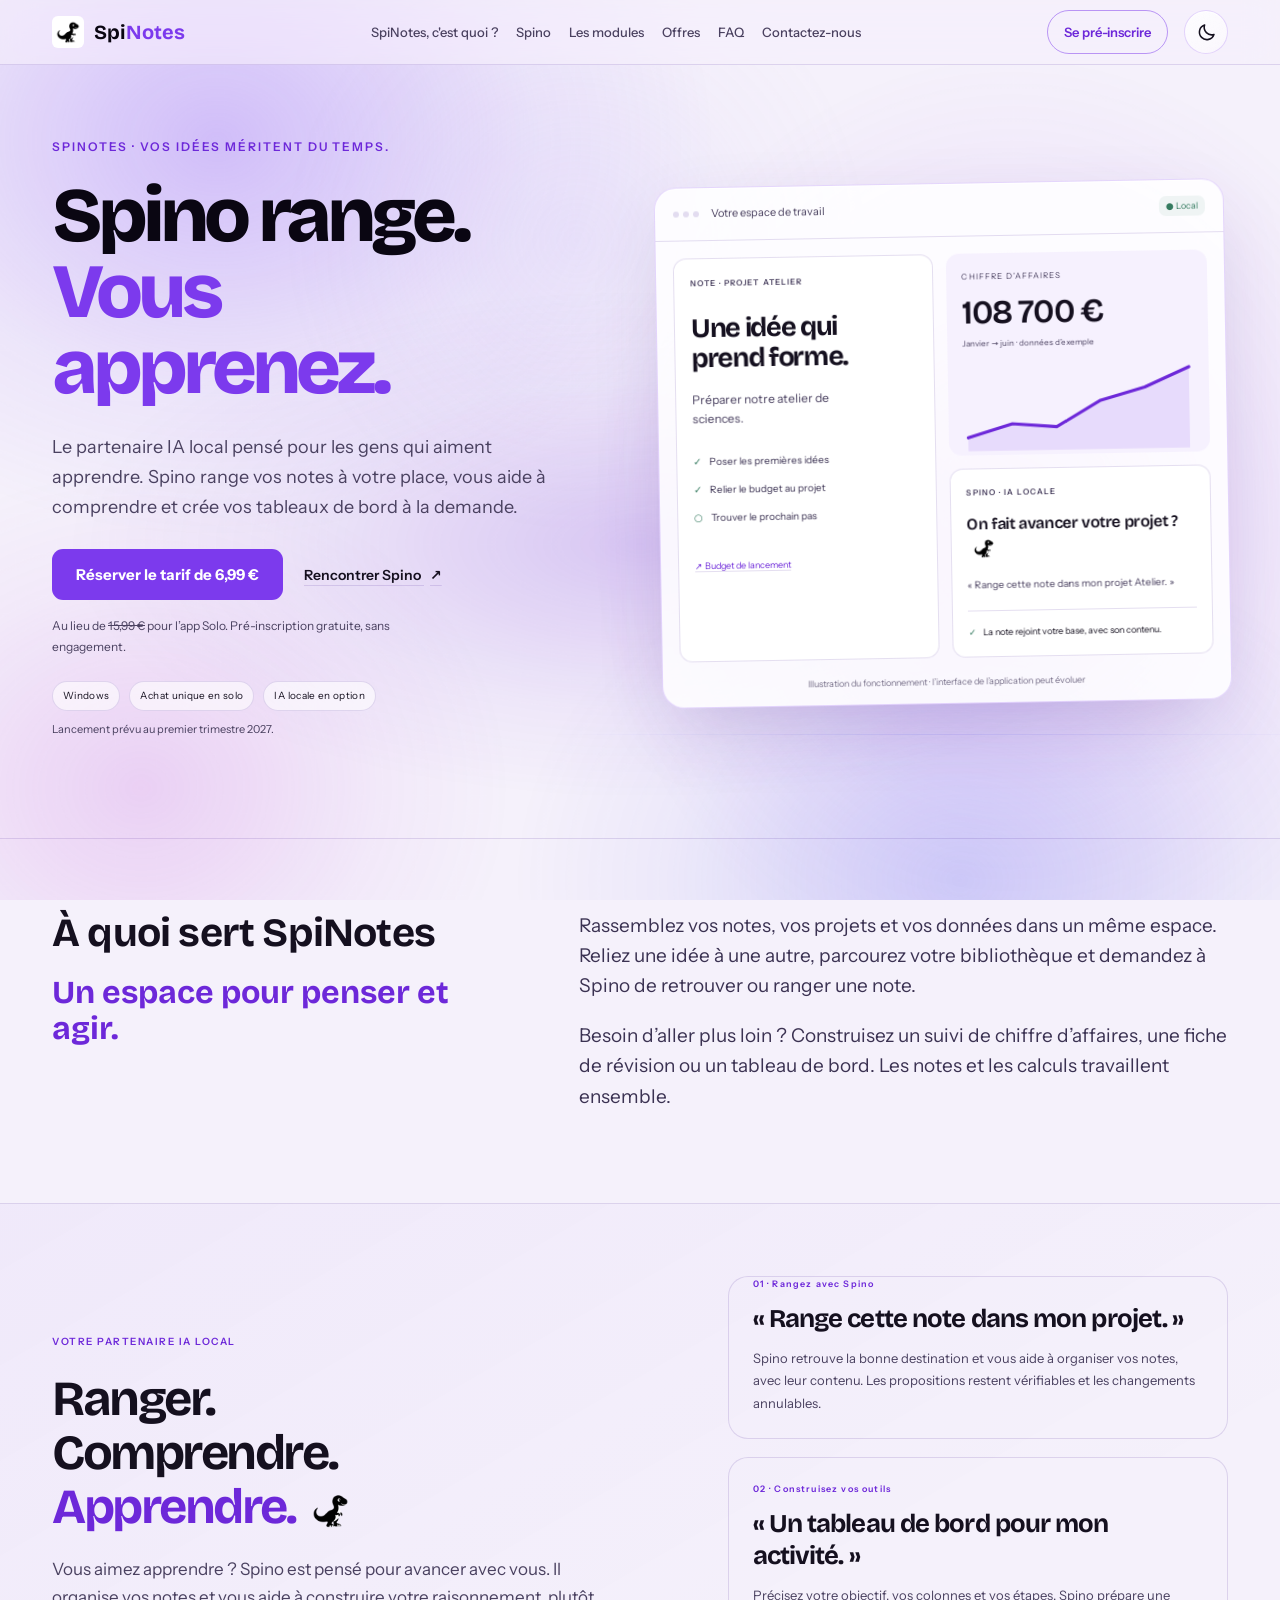
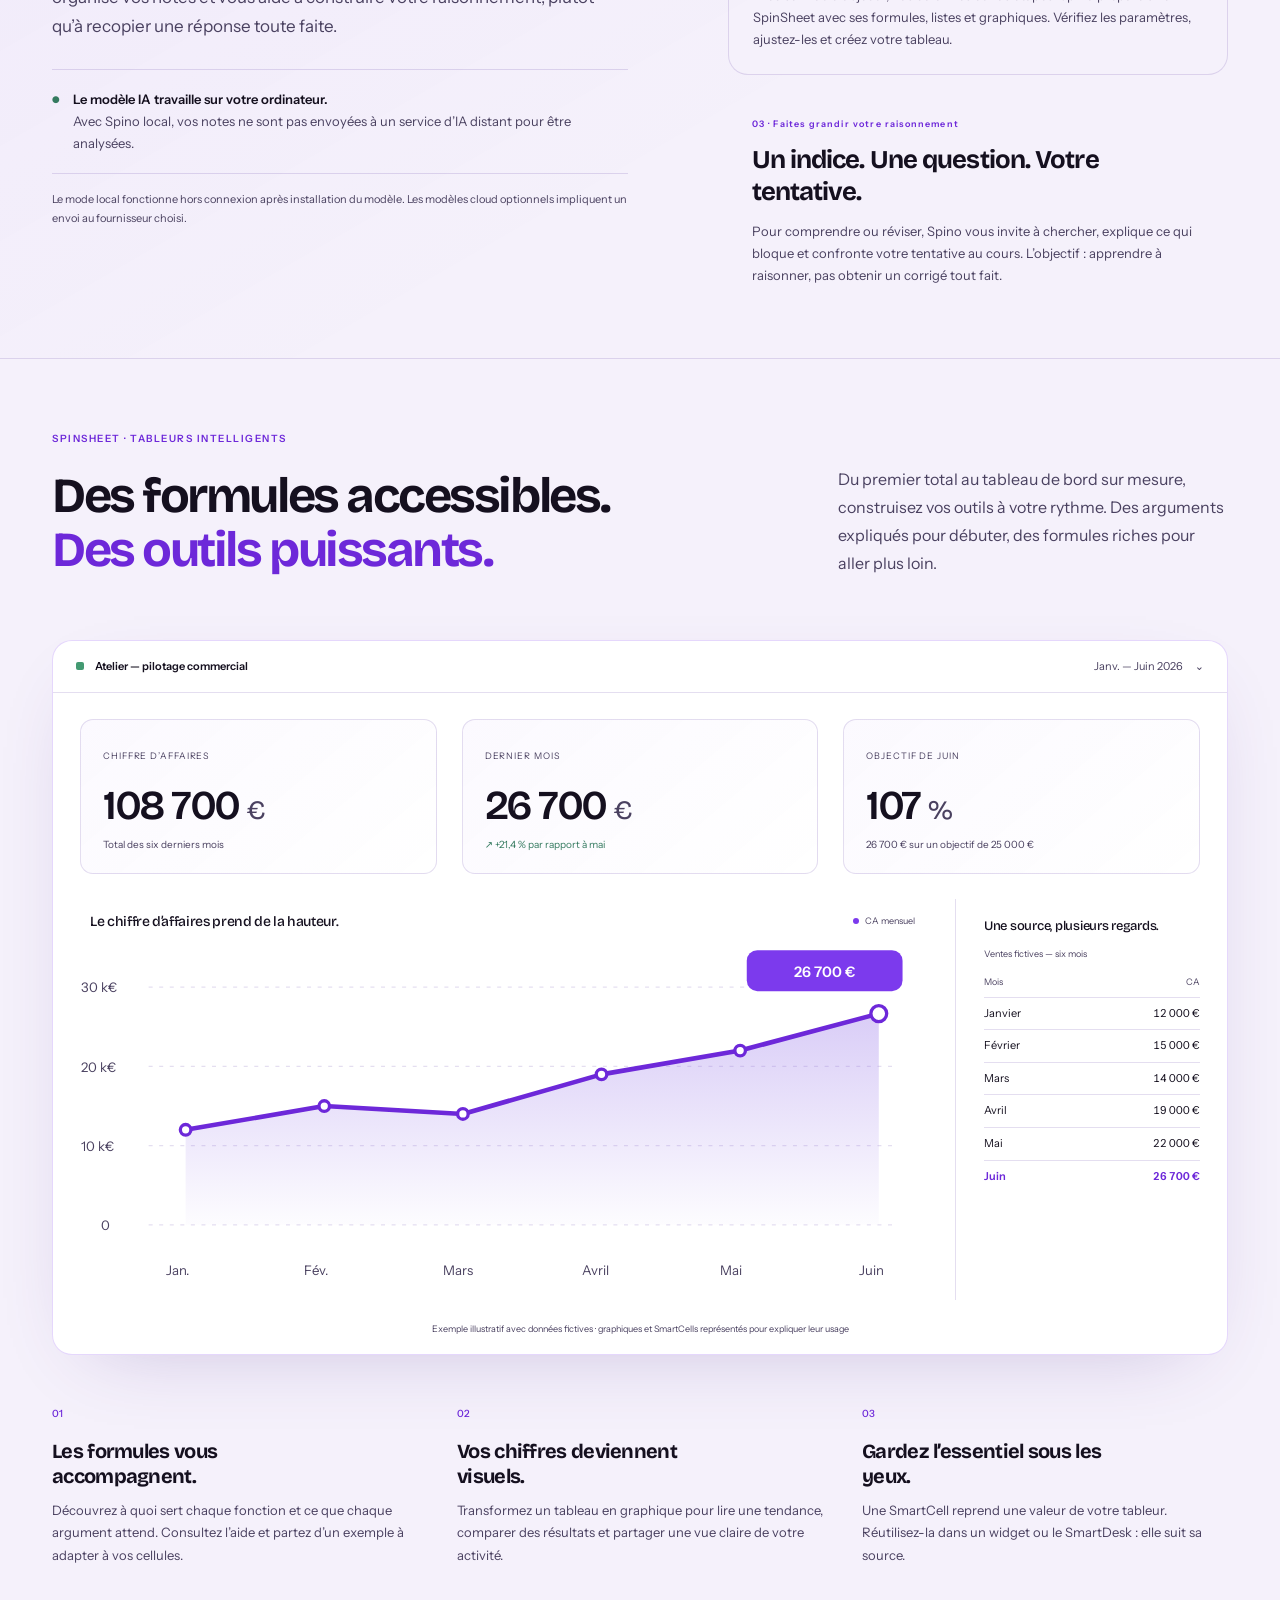
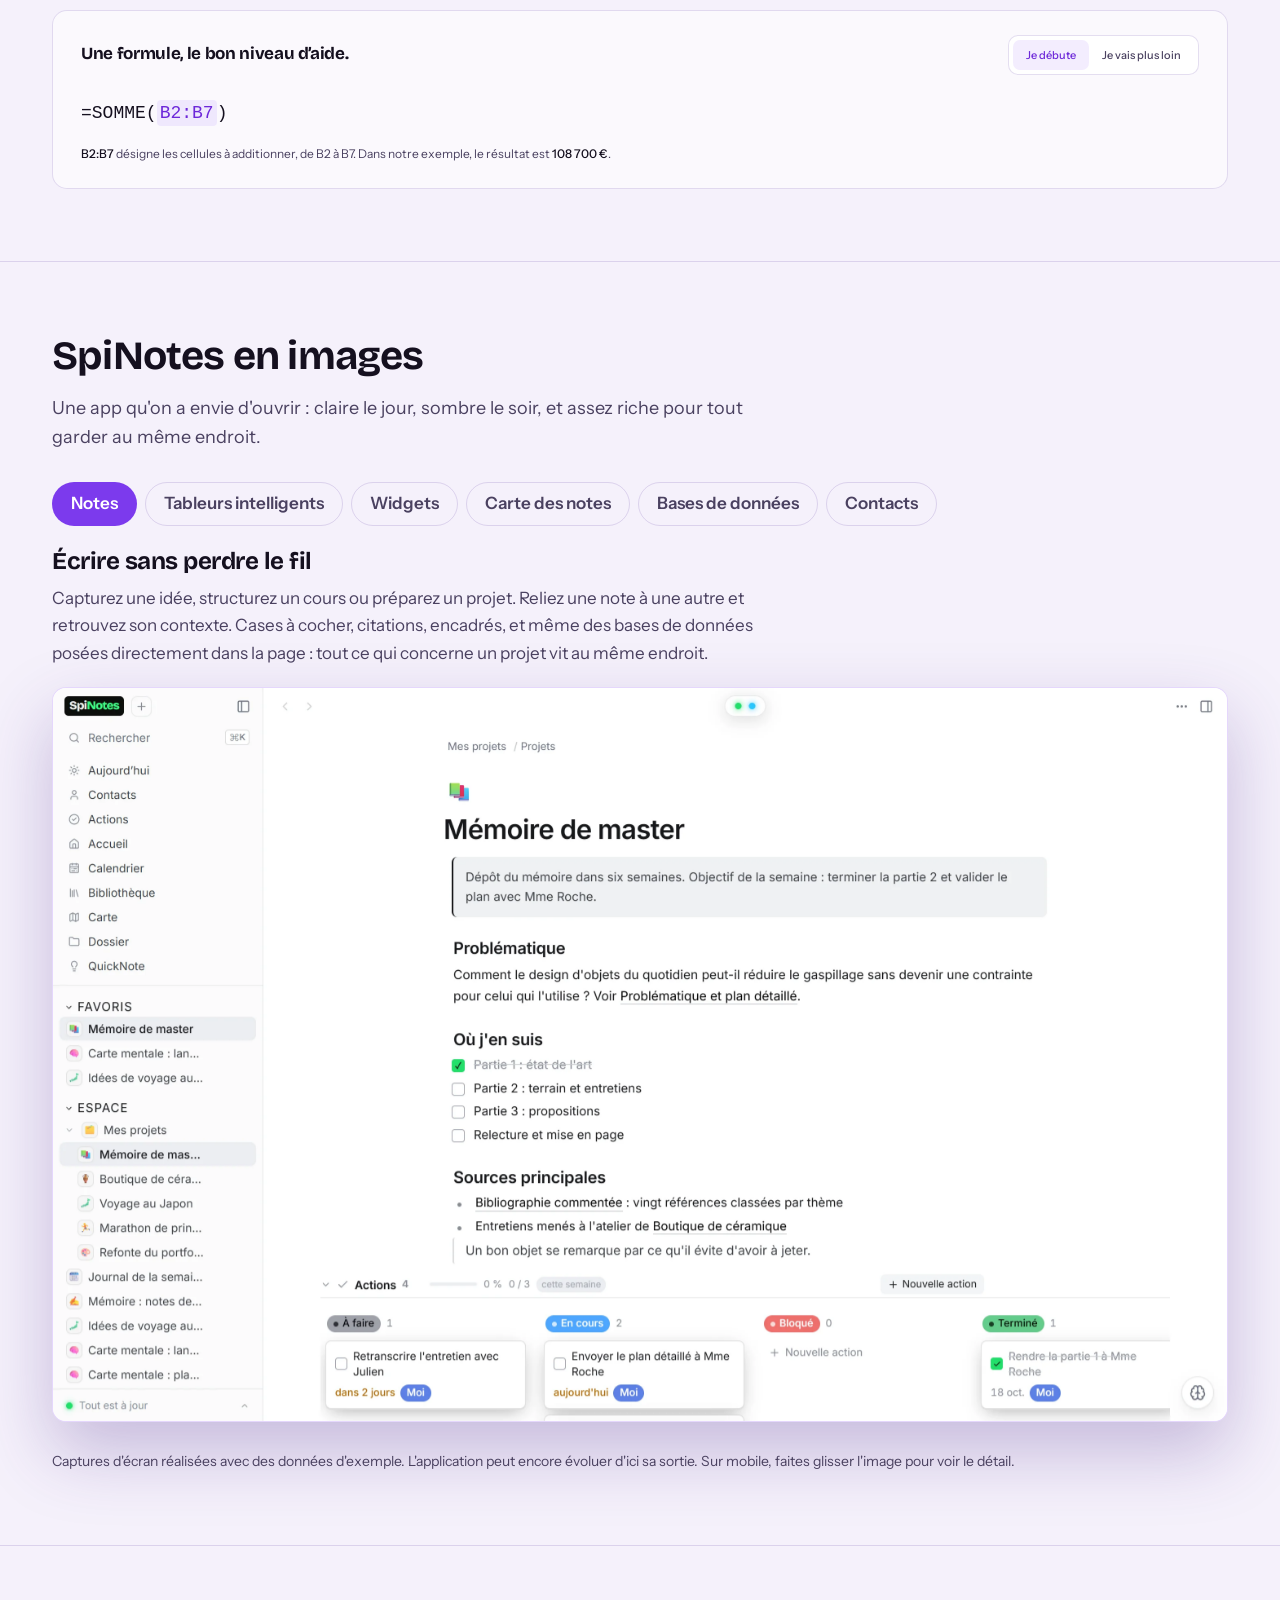
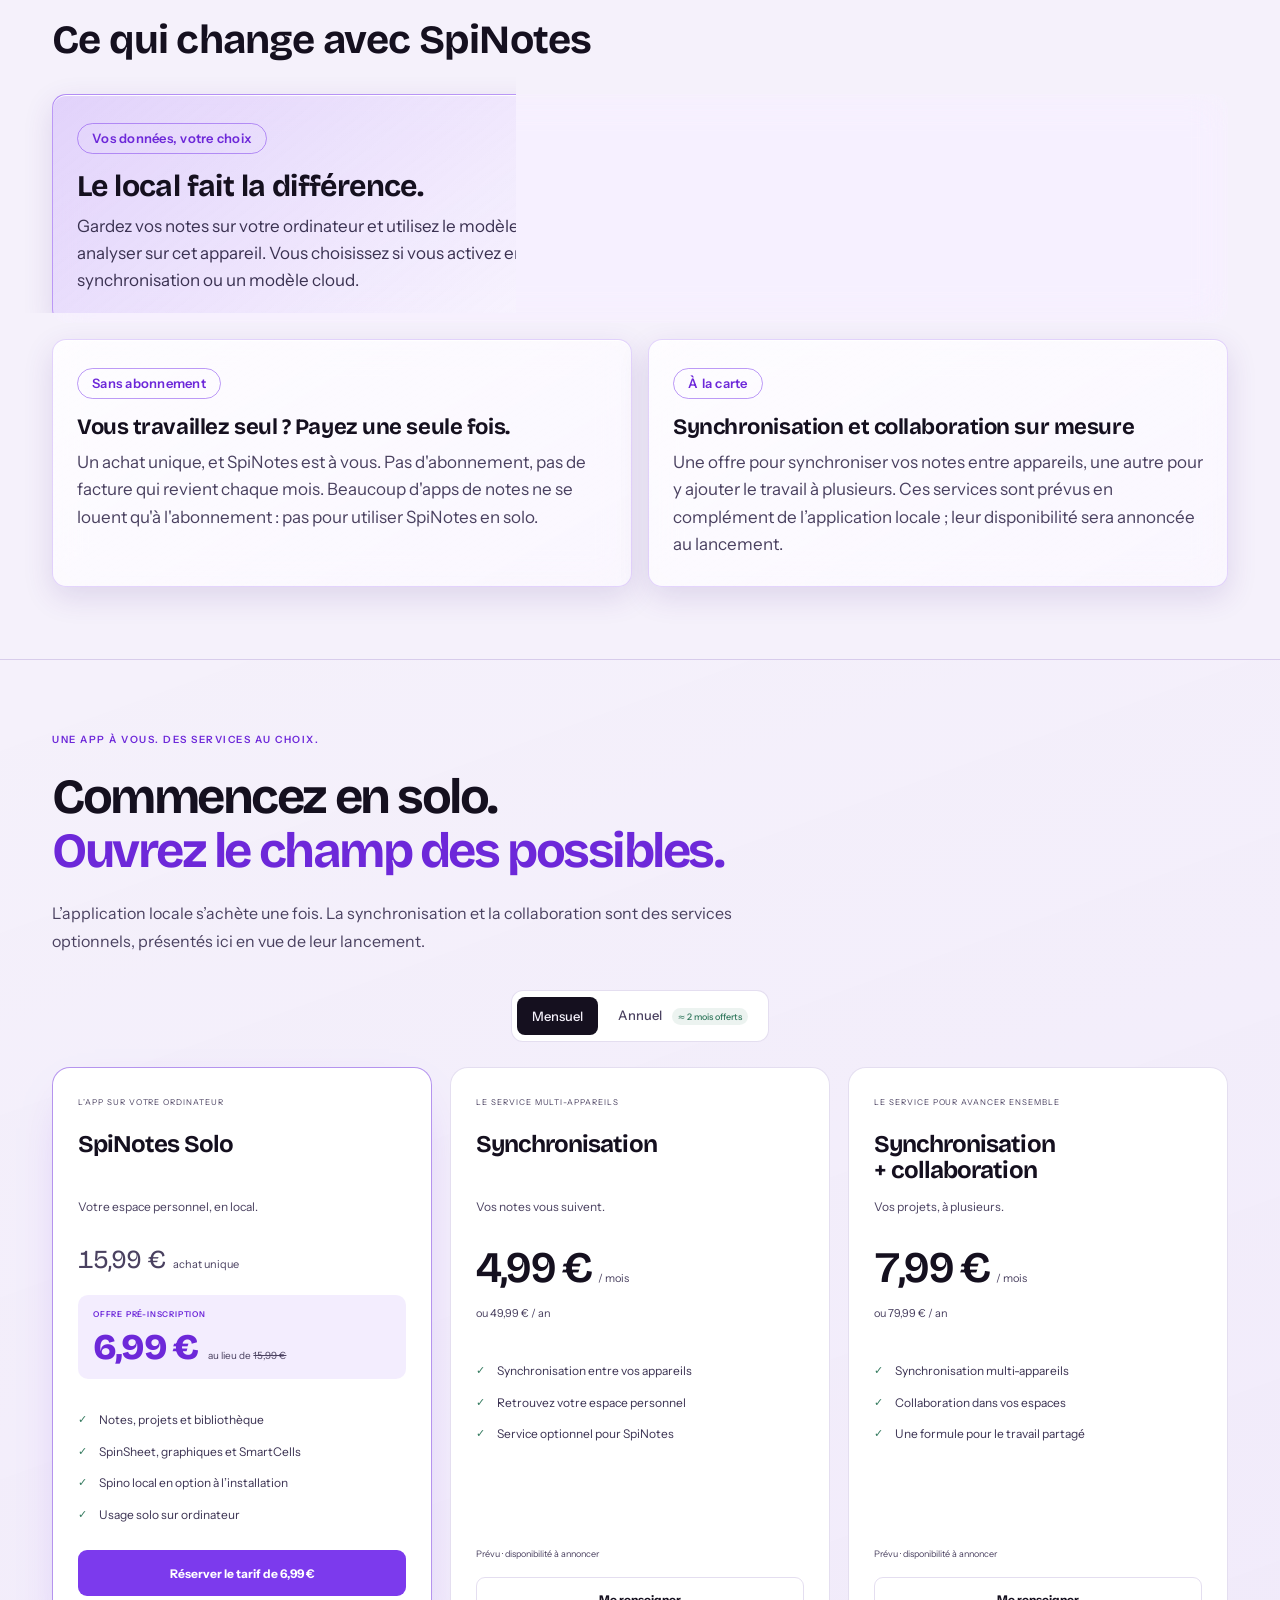
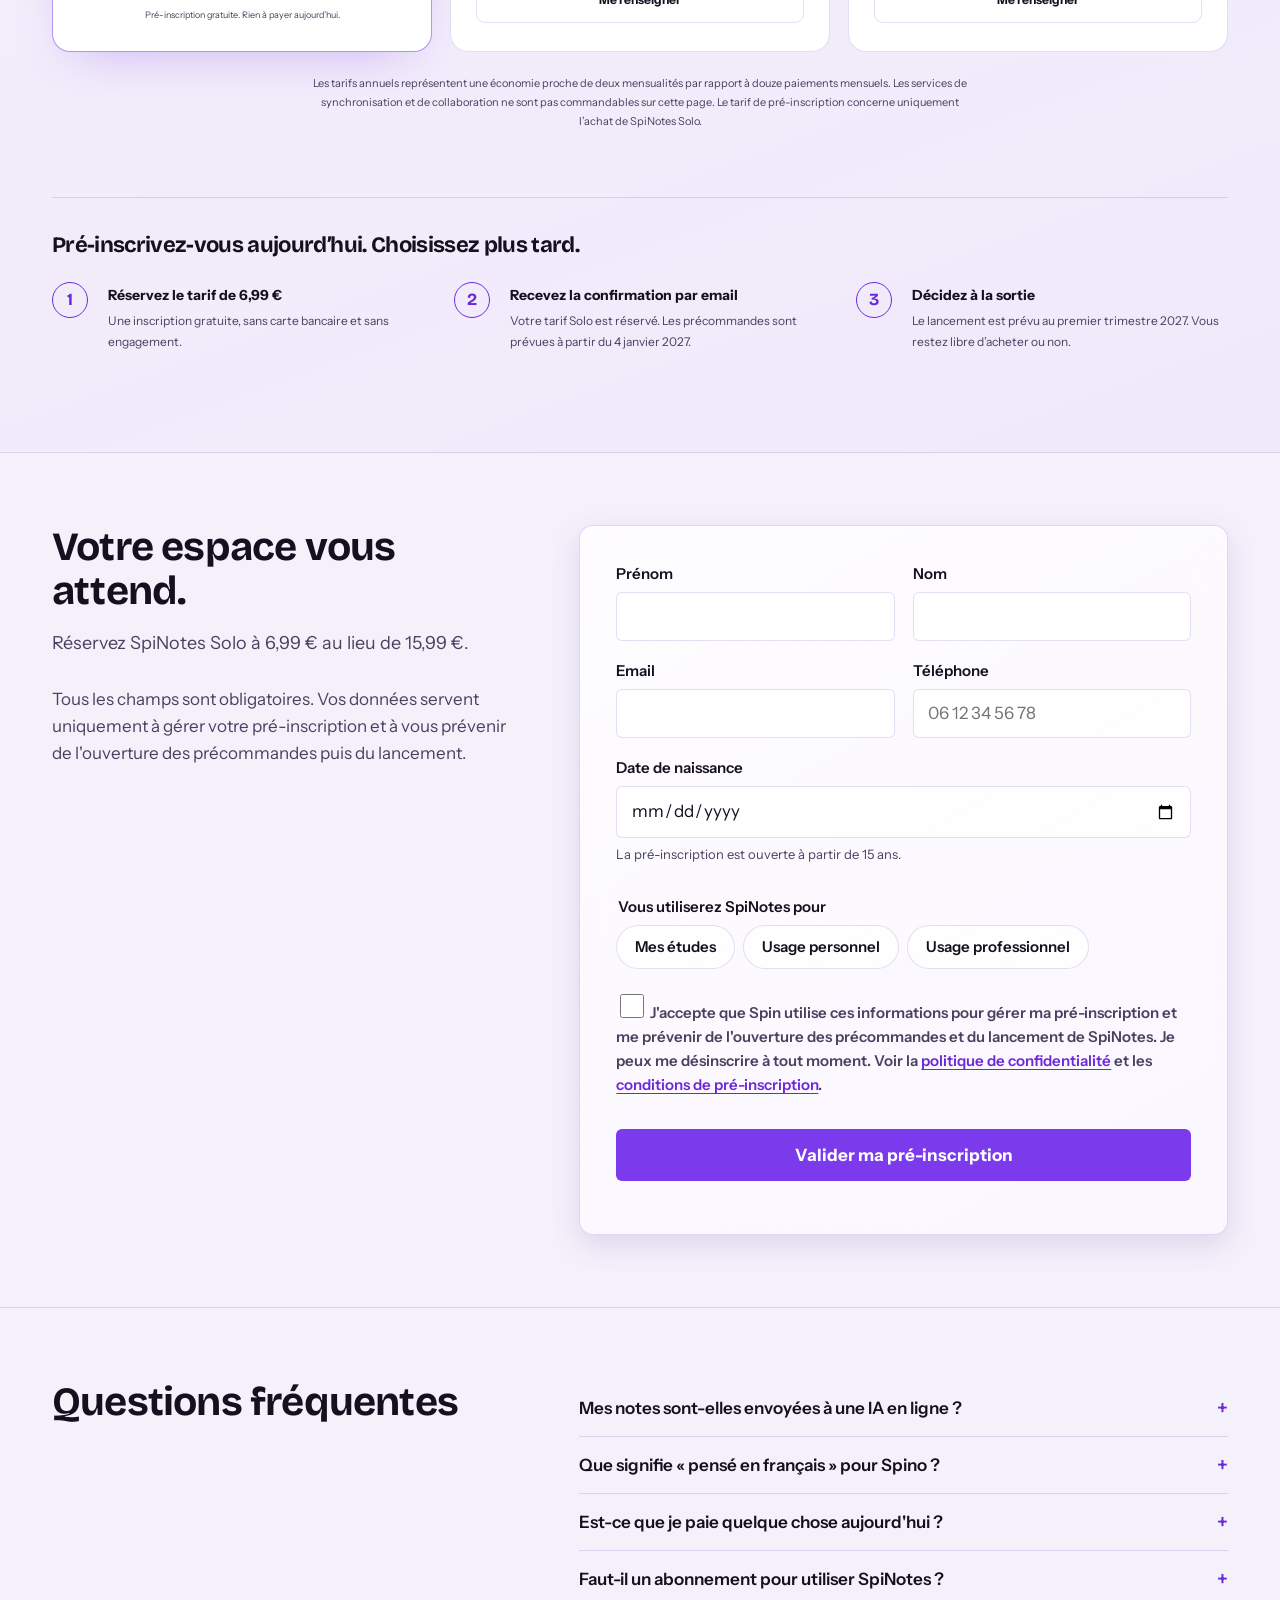
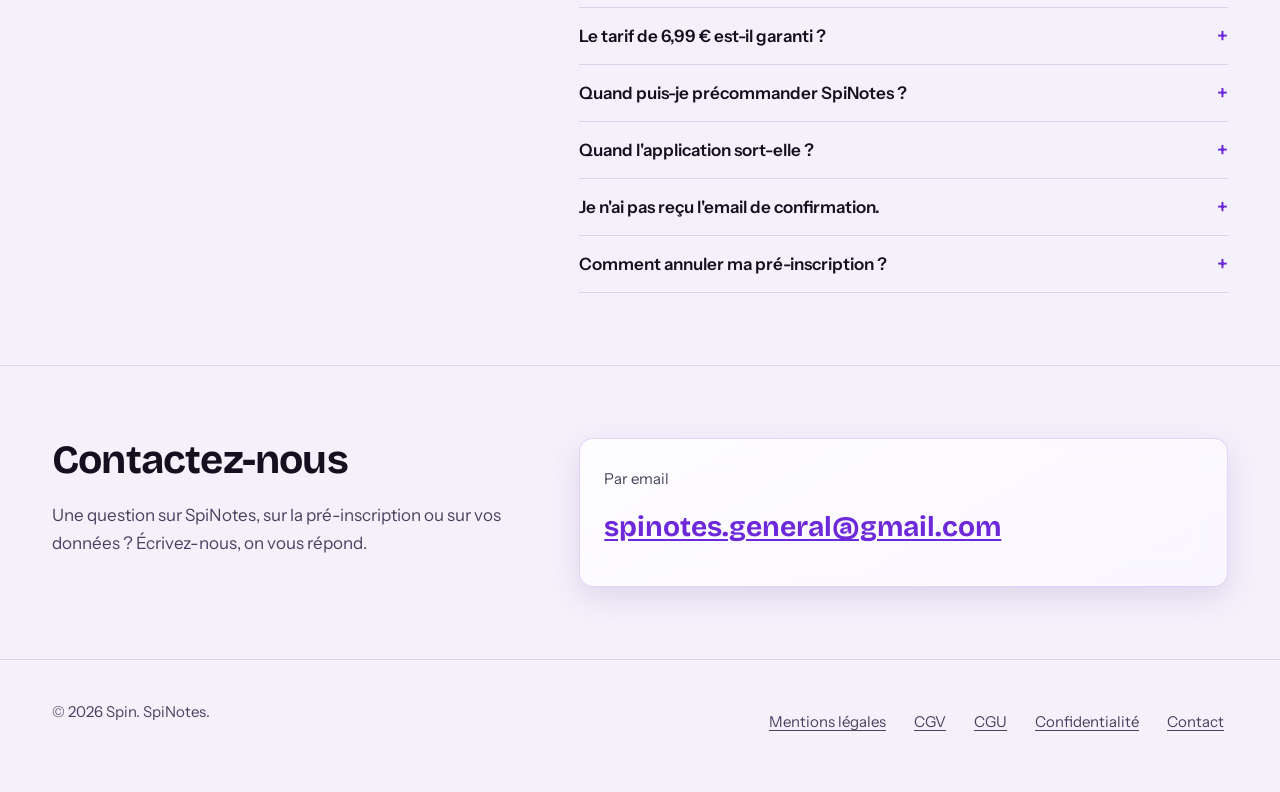
<file: index.html>
<!doctype html>
<html lang="fr">
<head>
  <meta charset="utf-8">
  <meta http-equiv="Content-Security-Policy" content="default-src 'self'; script-src 'self'; style-src 'self' 'unsafe-inline'; img-src 'self' data:; font-src 'self'; connect-src 'self' https://spinotes-precommande.spinotes-precommande.workers.dev; form-action 'self'; base-uri 'self'; object-src 'none'">
  <meta name="viewport" content="width=device-width, initial-scale=1, viewport-fit=cover">
  <title>SpiNotes — Spino, votre partenaire IA local pour apprendre et organiser</title>
  <meta name="description" content="Spino, le partenaire IA local qui range vos notes et vous aide à raisonner. Notes ergonomiques, tableaux de bord sur mesure, tableurs, widgets, carte, bases et contacts.">
  <link rel="canonical" href="https://spinotes.github.io/">
  <meta property="og:type" content="website">
  <meta property="og:locale" content="fr_FR">
  <meta property="og:title" content="SpiNotes — votre partenaire IA local pour apprendre">
  <meta property="og:description" content="Spino range vos notes, accompagne votre raisonnement et prépare vos tableaux de bord. Découvrez les modules de SpiNotes.">
  <meta property="og:url" content="https://spinotes.github.io/">
  <meta property="og:image" content="https://spinotes.github.io/og.png">
  <meta name="twitter:card" content="summary_large_image">
  <meta name="stats-endpoint" content="https://spinotes-precommande.spinotes-precommande.workers.dev/collect">
  <script src="js/boot.js"></script>
  <meta name="theme-color" media="(prefers-color-scheme: light)" content="#f5f1fb">
  <meta name="theme-color" media="(prefers-color-scheme: dark)" content="#0b0813">
  <link rel="icon" href="favicon.png" type="image/png">
  <link rel="apple-touch-icon" href="apple-touch-icon.png">
  <link rel="preload" href="fonts/bricolage-grotesque.woff2" as="font" type="font/woff2" crossorigin>
  <link rel="preload" href="fonts/instrument-sans.woff2" as="font" type="font/woff2" crossorigin>
  <link rel="stylesheet" href="css/style.css">
  <link rel="stylesheet" href="css/product042.css">
  <script src="js/main.js" defer></script>
  <script src="js/product042.js" defer></script>
  <script src="js/smartcell.js" defer></script>
  <script src="js/stats.js" defer></script>
  <link rel="stylesheet" href="css/product057.css">
  <script src="js/product057.js" defer></script>
</head>
<body>
  <div class="gas" aria-hidden="true"><i></i><i></i><i></i><i></i><i></i><i></i></div>
  <a class="skip" href="#contenu">Aller au contenu</a>

  <header class="site-header">
    <div class="wrap">
      <a class="brand" href="./" aria-label="SpiNotes, accueil">
        <img src="logo.png" alt="" width="32" height="32"><span class="name">Spi<span>Notes</span></span></a>
      <nav class="site-nav" id="menu-principal" aria-label="Navigation principale">
        <a href="#app">SpiNotes, c'est quoi ?</a>
        <a href="#spino">Spino</a>
        <a href="#apercu">Les modules</a>

        <a href="#offre">Offres</a>
        <a href="#faq">FAQ</a>
        <a href="#contact">Contactez-nous</a>
        <a class="nav-cta" href="#precommande">Se pré-inscrire</a>
      </nav>
      <a class="header-cta" href="#precommande" data-track="cta_header">Se pré-inscrire</a>
      <button type="button" class="theme-toggle" aria-label="Passer en mode nuit" title="Mode nuit"><svg class="i-moon" viewBox="0 0 24 24" aria-hidden="true"><path d="M20.5 14.2A8.5 8.5 0 0 1 9.8 3.5a8.5 8.5 0 1 0 10.7 10.7z"/></svg><svg class="i-sun" viewBox="0 0 24 24" aria-hidden="true"><circle cx="12" cy="12" r="4.2"/><path d="M12 2.5v2.2M12 19.3v2.2M2.5 12h2.2M19.3 12h2.2M5.3 5.3l1.6 1.6M17.1 17.1l1.6 1.6M5.3 18.7l1.6-1.6M17.1 6.9l1.6-1.6"/></svg></button>
      <button type="button" class="nav-toggle" aria-label="Ouvrir le menu" aria-expanded="false" aria-controls="menu-principal"><span></span></button>
    </div>
  </header>

  <main id="contenu">
    <section class="hero hero-product">
      <div class="wrap hero-layout">
        <div class="hero-copy"><p class="eyebrow">SpiNotes · vos idées méritent du temps.</p>
          <h1>Spino range.<br><span>Vous apprenez.</span></h1>
          <p class="hero-lead">Le partenaire IA local pensé pour les gens qui aiment apprendre. Spino range vos notes à votre place, vous aide à comprendre et crée vos tableaux de bord à la demande.</p>
          <div class="hero-actions"><a class="btn" href="#precommande" data-track="cta_hero">Réserver le tarif de 6,99 €</a><a class="text-link" href="#spino">Rencontrer Spino <span aria-hidden="true">↗</span></a></div>
          <p class="hero-note">Au lieu de <s>15,99 €</s> pour l’app Solo. Pré-inscription gratuite, sans engagement.</p>
          <ul class="hero-facts" aria-label="L’essentiel"><li>Windows</li><li>Achat unique en solo</li><li>IA locale en option</li></ul>
          <p class="launch-note">Lancement prévu au premier trimestre 2027.</p>
        </div>
        <div class="hero-workspace" aria-label="Illustration d’un espace SpiNotes">
          <div class="workspace-top"><span class="window-dots" aria-hidden="true"><i></i><i></i><i></i></span><span>Votre espace de travail</span><span class="local-tag">● Local</span></div>
          <div class="workspace-grid"><div class="workspace-note"><span class="mini-label">NOTE · PROJET ATELIER</span><h2>Une idée qui<br>prend forme.</h2><p>Préparer notre atelier de sciences.</p><ul><li><span aria-hidden="true">✓</span> Poser les premières idées</li><li><span aria-hidden="true">✓</span> Relier le budget au projet</li><li><span aria-hidden="true">○</span> Trouver le prochain pas</li></ul><span class="note-link">↗ Budget de lancement</span></div>
          <div class="workspace-number"><span>CHIFFRE D’AFFAIRES</span><strong>108 700 €</strong><small>Janvier → juin · données d’exemple</small><svg viewBox="0 0 260 100" role="img" aria-label="Évolution illustrative du chiffre d’affaires de janvier à juin"><path class="mini-area" d="M5 85 55 70 105 74 155 45 205 31 255 9V100H5Z"/><path class="mini-line" d="M5 85 55 70 105 74 155 45 205 31 255 9"/></svg></div>
          <div class="workspace-spino"><span class="mini-label">SPINO · IA LOCALE</span><p>On fait avancer votre projet ? <img src="img/spino.png" width="32" height="32" alt=""/></p><span>« Range cette note dans mon projet Atelier. »</span><div class="spino-answer"><span aria-hidden="true">✓</span> La note rejoint votre base, avec son contenu.</div></div></div>
          <p class="illustration-label">Illustration du fonctionnement · l’interface de l’application peut évoluer</p>
        </div>
      </div>
    </section>

    <section class="section" id="app">
      <div class="wrap split">
        <div>
          <h2>À quoi sert SpiNotes</h2>
          <p class="lead-accent">Un espace pour penser et agir.</p>
        </div>
        <div class="prose-block">
          <p>Rassemblez vos notes, vos projets et vos données dans un même espace. Reliez une idée à une autre, parcourez votre bibliothèque et demandez à Spino de retrouver ou ranger une note.</p>
          <p>Besoin d’aller plus loin ? Construisez un suivi de chiffre d’affaires, une fiche de révision ou un tableau de bord. Les notes et les calculs travaillent ensemble.</p>
        </div>
      </div>
    </section>

<section class="section section-spino" id="spino"><div class="wrap"><div class="spino-story"><div><p class="eyebrow">Votre partenaire IA local</p><h2>Ranger.<br>Comprendre.<br><span>Apprendre.</span> <img class="spino-heading-logo" src="img/spino.png" width="60" height="60" alt="Spino"/></h2><p class="section-lead">Vous aimez apprendre ? Spino est pensé pour avancer avec vous. Il organise vos notes et vous aide à construire votre raisonnement, plutôt qu’à recopier une réponse toute faite.</p><div class="privacy-line"><span aria-hidden="true">●</span><p><strong>Le modèle IA travaille sur votre ordinateur.</strong> Avec Spino local, vos notes ne sont pas envoyées à un service d’IA distant pour être analysées.</p></div><p class="small-print">Le mode local fonctionne hors connexion après installation du modèle. Les modèles cloud optionnels impliquent un envoi au fournisseur choisi.</p></div><div class="spino-examples"><article><span class="mini-label">01 · Rangez avec Spino</span><h3>« Range cette note dans mon projet. »</h3><p>Spino retrouve la bonne destination et vous aide à organiser vos notes, avec leur contenu. Les propositions restent vérifiables et les changements annulables.</p></article><article><span class="mini-label">02 · Construisez vos outils</span><h3>« Un tableau de bord pour mon activité. »</h3><p>Précisez votre objectif, vos colonnes et vos étapes. Spino prépare une SpinSheet avec ses formules, listes et graphiques. Vérifiez les paramètres, ajustez-les et créez votre tableau.</p></article><article><span class="mini-label">03 · Faites grandir votre raisonnement</span><h3>Un indice. Une question. Votre tentative.</h3><p>Pour comprendre ou réviser, Spino vous invite à chercher, explique ce qui bloque et confronte votre tentative au cours. L’objectif : apprendre à raisonner, pas obtenir un corrigé tout fait.</p></article></div></div></div></section>
<section class="section section-sheet" id="spinsheet"><div class="wrap"><div class="sheet-intro"><div><p class="eyebrow">SpinSheet · Tableurs intelligents</p><h2>Des formules accessibles.<br><span>Des outils puissants.</span></h2></div><p class="section-lead">Du premier total au tableau de bord sur mesure, construisez vos outils à votre rythme. Des arguments expliqués pour débuter, des formules riches pour aller plus loin.</p></div>
<div class="revenue-dashboard"><div class="dashboard-top"><span><i aria-hidden="true"></i> Atelier — pilotage commercial</span><span>Janv. — Juin 2026 <span aria-hidden="true">⌄</span></span></div><div class="smart-metrics"><article><span>CHIFFRE D’AFFAIRES</span><strong>108 700 <small>€</small></strong><p>Total des six derniers mois</p></article><article><span>DERNIER MOIS</span><strong>26 700 <small>€</small></strong><p class="positive">↗ +21,4 % par rapport à mai</p></article><article><span>OBJECTIF DE JUIN</span><strong>107 <small>%</small></strong><p>26 700 € sur un objectif de 25 000 €</p></article></div>
<div class="dashboard-bottom"><div class="chart-panel"><div class="chart-title"><h3>Le chiffre d’affaires prend de la hauteur.</h3><span><i></i> CA mensuel</span></div><svg class="revenue-chart" viewBox="0 0 640 272" role="img" aria-labelledby="revenue-title revenue-desc"><title id="revenue-title">Chiffre d’affaires mensuel — exemple fictif</title><desc id="revenue-desc">Janvier 12 000 euros, février 15 000, mars 14 000, avril 19 000, mai 22 000 et juin 26 700 euros.</desc><defs><linearGradient id="revenue-fill" x1="0" x2="0" y1="0" y2="1"><stop offset="0" stop-color="#9370e8" stop-opacity=".35"/><stop offset="1" stop-color="#9370e8" stop-opacity=".02"/></linearGradient></defs><g class="chart-grid"><path d="M52 35H620M52 95H620M52 155H620M52 215H620"/></g><g class="chart-axis"><text x="1" y="39">30 k€</text><text x="1" y="99">20 k€</text><text x="1" y="159">10 k€</text><text x="16" y="219">0</text><text x="65" y="253">Jan.</text><text x="170" y="253">Fév.</text><text x="275" y="253">Mars</text><text x="380" y="253">Avril</text><text x="485" y="253">Mai</text><text x="590" y="253">Juin</text></g><path fill="url(#revenue-fill)" d="M80 143L185 125L290 131L395 101L500 83L605 55V215H80Z"/><path class="chart-line" d="M80 143L185 125L290 131L395 101L500 83L605 55"/><g class="chart-points"><circle cx="80" cy="143" r="4"/><circle cx="185" cy="125" r="4"/><circle cx="290" cy="131" r="4"/><circle cx="395" cy="101" r="4"/><circle cx="500" cy="83" r="4"/><circle cx="605" cy="55" r="6"/></g><g class="chart-callout"><rect x="505" y="7" width="118" height="31" rx="8"/><text x="564" y="27" text-anchor="middle">26 700 €</text></g></svg></div><div class="sheet-data"><h3>Une source, plusieurs regards.</h3><table><caption>Ventes fictives — six mois</caption><thead><tr><th scope="col">Mois</th><th scope="col">CA</th></tr></thead><tbody><tr><th scope="row">Janvier</th><td>12 000 €</td></tr><tr><th scope="row">Février</th><td>15 000 €</td></tr><tr><th scope="row">Mars</th><td>14 000 €</td></tr><tr><th scope="row">Avril</th><td>19 000 €</td></tr><tr><th scope="row">Mai</th><td>22 000 €</td></tr><tr><th scope="row">Juin</th><td>26 700 €</td></tr></tbody></table></div></div><p class="illustration-label">Exemple illustratif avec données fictives · graphiques et SmartCells représentés pour expliquer leur usage</p></div>
<div class="sheet-details"><article><span class="feature-number">01</span><h3>Les formules vous accompagnent.</h3><p>Découvrez à quoi sert chaque fonction et ce que chaque argument attend. Consultez l’aide et partez d’un exemple à adapter à vos cellules.</p></article><article><span class="feature-number">02</span><h3>Vos chiffres deviennent visuels.</h3><p>Transformez un tableau en graphique pour lire une tendance, comparer des résultats et partager une vue claire de votre activité.</p></article><article><span class="feature-number">03</span><h3>Gardez l’essentiel sous les yeux.</h3><p>Une SmartCell reprend une valeur de votre tableur. Réutilisez-la dans un widget ou le SmartDesk : elle suit sa source.</p></article></div>
<div class="formula-demo"><div class="formula-demo-head"><h3>Une formule, le bon niveau d’aide.</h3><div role="group" aria-label="Niveau de l’exemple de formule"><button type="button" aria-pressed="true" data-formula-mode="debuter">Je débute</button><button type="button" aria-pressed="false" data-formula-mode="avancer">Je vais plus loin</button></div></div><div data-formula-panel="debuter"><code>=SOMME(<span>B2:B7</span>)</code><p><strong>B2:B7</strong> désigne les cellules à additionner, de B2 à B7. Dans notre exemple, le résultat est <strong>108 700 €</strong>.</p></div><div data-formula-panel="avancer" hidden><code>=SOMME.SI(<span>C2:C50</span>;&quot;Payé&quot;;<span>D2:D50</span>)</code><p>Additionnez les montants de <strong>D2:D50</strong> uniquement lorsque la cellule correspondante de <strong>C2:C50</strong> contient « Payé ». Une base simple pour suivre le chiffre d’affaires encaissé.</p></div></div>
</div></section>


    <section class="section" id="apercu">
      <div class="wrap">
        <h2>SpiNotes en images</h2>
        <p class="section-lead">Une app qu'on a envie d'ouvrir : claire le jour, sombre le soir, et assez riche pour tout garder au même endroit.</p>

        <div class="shots" data-shots><div class="shots-tabs" role="tablist" aria-label="Modules de SpiNotes"><span class="tab-pill" aria-hidden="true"></span><button type="button" role="tab" id="tab-notes" aria-controls="panel-notes" aria-selected="true" tabindex="0" data-track="apercu_onglet">Notes</button><button type="button" role="tab" id="tab-spinsheet" aria-controls="panel-spinsheet" aria-selected="false" tabindex="-1" data-track="apercu_onglet">Tableurs intelligents</button><button type="button" role="tab" id="tab-widgets" aria-controls="panel-widgets" aria-selected="false" tabindex="-1" data-track="apercu_onglet">Widgets</button><button type="button" role="tab" id="tab-carte" aria-controls="panel-carte" aria-selected="false" tabindex="-1" data-track="apercu_onglet">Carte des notes</button><button type="button" role="tab" id="tab-bases" aria-controls="panel-bases" aria-selected="false" tabindex="-1" data-track="apercu_onglet">Bases de données</button><button type="button" role="tab" id="tab-contacts" aria-controls="panel-contacts" aria-selected="false" tabindex="-1" data-track="apercu_onglet">Contacts</button></div><div class="shot-panel" role="tabpanel" id="panel-notes" aria-labelledby="tab-notes">
            <div class="shot-text">
              <h3>Écrire sans perdre le fil</h3>
              <p>Capturez une idée, structurez un cours ou préparez un projet. Reliez une note à une autre et retrouvez son contexte. Cases à cocher, citations, encadrés, et même des bases de données posées directement dans la page : tout ce qui concerne un projet vit au même endroit.</p>
            </div>
            <figure class="shot-frame"><img src="img/app/note.webp" width="2880" height="1800" alt="Une note SpiNotes : titre, encadré, liste à cocher, liens vers d'autres notes et tableau des actions du projet" decoding="async"></figure>
          </div><div class="shot-panel" role="tabpanel" id="panel-spinsheet" aria-labelledby="tab-spinsheet" hidden>
            <div class="shot-text"><h3>Votre suivi, vos indicateurs, votre tableau de bord</h3><p>Décrivez à Spino le suivi qui vous convient : budget, projet, révisions, prospection ou colonnes personnalisées. Ajustez la préparation, puis retrouvez vos formules, listes et graphiques dans une SpinSheet. Importez un classeur Excel, travaillez dans ses onglets et représentez une sélection avec le graphique adapté.</p><p>Une cellule mérite d'être suivie ailleurs ? Transformez-la en SmartCell, sans recopier son résultat à la main.</p></div>
            <div class="sheet-illustration" role="img" aria-label="Illustration d'une SpinSheet : montants par mois, formule SOMME et graphique en colonnes">
              <div class="sheet-demo-bar"><strong>Suivi du projet</strong><span>SpinSheet</span></div><div class="demo-formula"><span>D2</span><span>ƒx</span><code>=SOMME(A2:C2)</code></div>
              <div class="sheet-illustration-content"><table class="demo-budget"><thead><tr><th></th><th>A</th><th>B</th><th>C</th><th>D</th></tr></thead><tbody><tr><th>1</th><td>Janvier</td><td>Février</td><td>Mars</td><td>Total</td></tr><tr><th>2</th><td>1 200 €</td><td>1 800 €</td><td>2 400 €</td><td class="demo-total">5 400 €</td></tr></tbody></table><div class="sheet-chart"><div><i style="--bar:50%"></i><span>Janvier</span></div><div><i style="--bar:75%"></i><span>Février</span></div><div><i style="--bar:100%"></i><span>Mars</span></div></div></div><p class="sheet-demo-caption">Exemple illustré · données fictives</p>
            </div>
          </div><div class="shot-panel" role="tabpanel" id="panel-widgets" aria-labelledby="tab-widgets" hidden><div class="shot-text"><h3>Les indicateurs utiles restent sous vos yeux.</h3><p>Une SmartCell reste reliée à sa cellule source. Placez vos widgets dans vos pages ou sur le SmartDesk. Choisissez de synchroniser leur valeur ou de la figer.</p></div><section class="section smartcell-section" id="smartcell" aria-labelledby="smartcell-title">
      <div class="wrap">
        <div class="smartcell-heading">
          <div><p class="eyebrow">SmartCell · votre tableau, au-delà du tableau</p><h2 id="smartcell-title">Le bon chiffre,<br>là où vous travaillez.</h2></div>
          <p class="section-lead">Un budget, un total, une moyenne : sortez une cellule de SpinSheet et retrouvez-la dans vos notes, vos cartes mentales ou votre SmartDesk. Sa valeur suit celle de la feuille source.</p>
        </div>
        <div class="smartcell-demo" data-smartcell-demo>
          <div class="demo-source">
            <div class="demo-window-title"><span class="demo-window-dot"></span> SpinSheet <span>Budget du projet</span></div>
            <div class="demo-formula"><span>B4</span><span>ƒx</span><code>=SOMME(B2:B3)</code></div>
            <table class="demo-budget" aria-label="Budget fictif pour illustrer SmartCell">
              <thead><tr><th></th><th>A</th><th>B</th></tr></thead>
              <tbody><tr><th>1</th><td>Poste</td><td>Montant</td></tr><tr><th>2</th><td>Matériel</td><td data-demo-material>1 200 €</td></tr><tr><th>3</th><td>Communication</td><td>800 €</td></tr><tr class="demo-source-cell"><th>4</th><td>Budget total</td><td data-demo-total>2 000 €</td></tr></tbody>
            </table>
            <button class="demo-add" type="button" data-demo-add>Ajouter 100 € au matériel</button>
          </div>
          <div class="demo-note">
            <p class="demo-note-label">Note du projet</p><h3>Préparer le lancement</h3><p>La prochaine étape : valider le budget et répartir les actions.</p>
            <div class="demo-smartcell"><span class="demo-live" data-demo-state>Synchronisée</span><p>Budget total</p><strong data-demo-widget>2 000 €</strong><small>SpinSheet · Budget du projet · B4</small></div>
            <button class="demo-freeze" type="button" aria-pressed="false" data-demo-freeze>Figer la valeur</button>
            <p class="demo-feedback" role="status" aria-live="polite" data-demo-feedback>Modifiez le budget pour voir la SmartCell se mettre à jour.</p>
          </div>
          <div class="demo-desk"><span>SmartDesk</span><div class="demo-desk-cell"><small>Budget total</small><strong data-demo-desk>2 000 €</strong></div><p>Vos cellules utiles, réunies au même endroit.</p><span class="demo-pearls" aria-hidden="true"><i></i><i></i><i></i></span></div>
        </div>
        <p class="smartcell-caption">Illustration interactive avec des données fictives. Ce n'est pas une capture de l'application.</p>
        <div class="smartcell-points">
          <article><span>01</span><h3>Un chiffre qui reste relié</h3><p>La cellule source change ? La SmartCell affiche la nouvelle valeur. Vous pouvez aussi figer une valeur, puis réactiver sa synchronisation.</p></article>
          <article><span>02</span><h3>Un widget à votre place</h3><p>Donnez-lui un titre, adaptez sa taille et déplacez-la. Fixée sur une page ou flottante, elle garde le contexte dont vous avez besoin.</p></article>
          <article><span>03</span><h3>Votre SmartDesk</h3><p>Un accès discret ouvre le bureau de vos chiffres : cinq SmartCell à portée de main et une bibliothèque pour en organiser jusqu'à quarante.</p></article>
        </div>
      </div>
    </section></div><div class="shot-panel" role="tabpanel" id="panel-carte" aria-labelledby="tab-carte" hidden>
            <div class="shot-text">
              <h3>Toutes vos notes sur une seule carte</h3>
              <p>Explorez les chemins entre vos idées. Choisissez les liens à afficher pour garder une carte lisible et retrouver le contexte d’une note. Les liens entre notes, les dates et les auteurs peuvent être affichés depuis les paramètres.</p>
            </div>
            <figure class="shot-frame"><img src="img/app/carte.webp" width="2880" height="1800" alt="La carte des notes de SpiNotes : des points colorés par thème, reliés entre eux" loading="lazy" decoding="async"></figure>
          </div><div class="shot-panel" role="tabpanel" id="panel-bases" aria-labelledby="tab-bases" hidden>
            <div class="shot-text">
              <h3>Une base, quatre façons de la regarder</h3>
              <p>Projets, rendez-vous, actions : tout est relié, et les totaux se calculent seuls (actions ouvertes, prochaine échéance…). Affichez la même base en kanban, en tableau, en calendrier ou en galerie.</p>
              <div class="view-switch" role="group" aria-label="Choisir une vue">
                <button type="button" class="is-on" data-view="actions" aria-pressed="true" data-track="apercu_onglet">Kanban</button>
                <button type="button" data-view="projets" aria-pressed="false" data-track="apercu_onglet">Tableau</button>
                <button type="button" data-view="calendrier" aria-pressed="false" data-track="apercu_onglet">Calendrier</button>
                <button type="button" data-view="galerie" aria-pressed="false" data-track="apercu_onglet">Galerie</button>
              </div>
            </div>
            <figure class="shot-frame shot-stack">
              <img data-view-img="actions" class="is-on" src="img/app/actions.webp" width="2880" height="1800" alt="Les actions d'un espace SpiNotes en kanban : à faire, en cours, bloqué, terminé" loading="lazy" decoding="async">
              <img data-view-img="projets" src="img/app/projets.webp" width="2880" height="1800" alt="Les projets d'un espace SpiNotes en tableau, avec statut, domaine, budget et actions ouvertes" loading="lazy" decoding="async">
              <img data-view-img="calendrier" src="img/app/calendrier.webp" width="2880" height="1800" alt="Le calendrier du mois dans SpiNotes, avec rendez-vous, actions et ressources" loading="lazy" decoding="async">
              <img data-view-img="galerie" src="img/app/galerie.webp" width="2880" height="1800" alt="Les ressources d'un espace SpiNotes en galerie de cartes" loading="lazy" decoding="async">
            </figure>
          </div><div class="shot-panel" role="tabpanel" id="panel-contacts" aria-labelledby="tab-contacts" hidden><div class="shot-text"><h3>Les personnes reliées à vos projets.</h3><p>Rassemblez vos contacts et retrouvez les notes, rendez-vous et projets qui les concernent. Gardez leurs informations dans le contexte de votre travail.</p></div><div class="contacts-illustration"><p class="mini-label">Exemple illustratif · personnes fictives</p><div class="contact-example"><span aria-hidden="true">ML</span><div><h4>Marie Laurent</h4><p>Atelier sciences · Intervenante</p></div></div><ul><li>Projet lié : Atelier sciences</li><li>Note liée : Préparer notre rencontre</li><li>Prochaine action : Confirmer les disponibilités</li></ul><p>Une personne, ses informations et le contexte dont vous avez besoin.</p></div></div></div>

        <p class="shots-note">Captures d'écran réalisées avec des données d'exemple. L'application peut encore évoluer d'ici sa sortie. Sur mobile, faites glisser l'image pour voir le détail.</p>
      </div>
    </section>

    <section class="section" id="avantages">
      <div class="wrap">
        <h2>Ce qui change avec SpiNotes</h2>
        <div class="cards">
          <article class="card card-featured">
            <span class="pill">Vos données, votre choix</span>
            <h3>Le local fait la différence.</h3>
            <p>Gardez vos notes sur votre ordinateur et utilisez le modèle local de Spino pour les analyser sur cet appareil. Vous choisissez si vous activez ensuite des services de synchronisation ou un modèle cloud.</p>
          </article>
          <article class="card">
            <span class="pill">Sans abonnement</span>
            <h3>Vous travaillez seul ? Payez une seule fois.</h3>
            <p>Un achat unique, et SpiNotes est à vous. Pas d'abonnement, pas de facture qui revient chaque mois. Beaucoup d'apps de notes ne se louent qu'à l'abonnement : pas pour utiliser SpiNotes en solo.</p>
          </article>
          <article class="card">
            <span class="pill">À la carte</span>
            <h3>Synchronisation et collaboration sur mesure</h3>
            <p>Une offre pour synchroniser vos notes entre appareils, une autre pour y ajouter le travail à plusieurs. Ces services sont prévus en complément de l’application locale ; leur disponibilité sera annoncée au lancement.</p>
          </article>
        </div>
      </div>
    </section>

    <section class="section section-pricing" id="offre"><div class="wrap"><p class="eyebrow">Une app à vous. Des services au choix.</p><h2>Commencez en solo.<br><span>Ouvrez le champ des possibles.</span></h2><p class="section-lead">L’application locale s’achète une fois. La synchronisation et la collaboration sont des services optionnels, présentés ici en vue de leur lancement.</p><div class="billing-control" role="group" aria-label="Facturation des services optionnels"><button type="button" data-billing="monthly" aria-pressed="true">Mensuel</button><button type="button" data-billing="yearly" aria-pressed="false">Annuel <span>≈ 2 mois offerts</span></button></div>
<div class="pricing-grid"><article class="plan plan-solo"><span class="plan-tag">L’APP SUR VOTRE ORDINATEUR</span><h3>SpiNotes Solo</h3><p>Votre espace personnel, en local.</p><div class="plan-price"><strong>15,99 €</strong><span>achat unique</span></div><div class="early-price"><span>OFFRE PRÉ-INSCRIPTION</span><strong class="price">6,99 € <small>au lieu de <s>15,99 €</s></small></strong></div><ul><li>Notes, projets et bibliothèque</li><li>SpinSheet, graphiques et SmartCells</li><li>Spino local en option à l’installation</li><li>Usage solo sur ordinateur</li></ul><a class="btn" href="#precommande" data-track="cta_offre">Réserver le tarif de 6,99 €</a><small>Pré-inscription gratuite. Rien à payer aujourd’hui.</small></article>
<article class="plan"><span class="plan-tag">LE SERVICE MULTI-APPAREILS</span><h3>Synchronisation</h3><p>Vos notes vous suivent.</p><div class="plan-price" data-price-plan="sync" aria-live="polite"><strong data-price-value>4,99 €</strong><span data-price-period>/ mois</span></div><p class="plan-alternative" data-price-alternative>ou 49,99 € / an</p><ul><li>Synchronisation entre vos appareils</li><li>Retrouvez votre espace personnel</li><li>Service optionnel pour SpiNotes</li></ul><span class="availability">Prévu · disponibilité à annoncer</span><a class="btn btn-outline" href="#contact">Me renseigner</a></article>
<article class="plan"><span class="plan-tag">LE SERVICE POUR AVANCER ENSEMBLE</span><h3>Synchronisation<br>+ collaboration</h3><p>Vos projets, à plusieurs.</p><div class="plan-price" data-price-plan="collab" aria-live="polite"><strong data-price-value>7,99 €</strong><span data-price-period>/ mois</span></div><p class="plan-alternative" data-price-alternative>ou 79,99 € / an</p><ul><li>Synchronisation multi-appareils</li><li>Collaboration dans vos espaces</li><li>Une formule pour le travail partagé</li></ul><span class="availability">Prévu · disponibilité à annoncer</span><a class="btn btn-outline" href="#contact">Me renseigner</a></article></div>
<p class="pricing-note">Les tarifs annuels représentent une économie proche de deux mensualités par rapport à douze paiements mensuels. Les services de synchronisation et de collaboration ne sont pas commandables sur cette page. Le tarif de pré-inscription concerne uniquement l’achat de SpiNotes Solo.</p>
<div class="signup-steps"><h3>Pré-inscrivez-vous aujourd’hui. Choisissez plus tard.</h3><ol class="steps"><li><strong>Réservez le tarif de 6,99 €</strong><p>Une inscription gratuite, sans carte bancaire et sans engagement.</p></li><li><strong>Recevez la confirmation par email</strong><p>Votre tarif Solo est réservé. Les précommandes sont prévues à partir du 4 janvier 2027.</p></li><li><strong>Décidez à la sortie</strong><p>Le lancement est prévu au premier trimestre 2027. Vous restez libre d’acheter ou non.</p></li></ol></div></div></section>

    <section class="section" id="precommande">
      <div class="wrap split">
        <div>
          <h2>Votre espace vous attend.</h2><p class="section-lead">Réservez SpiNotes Solo à 6,99 € au lieu de 15,99 €.</p>
          <p style="color:var(--muted)">Tous les champs sont obligatoires. Vos données servent uniquement à gérer votre pré-inscription et à vous prévenir de l'ouverture des précommandes puis du lancement.</p>
        </div>

        <div class="form-card">
          <!-- data-endpoint : Worker Cloudflare qui reçoit le formulaire (POST JSON). Doit aussi figurer dans connect-src de la politique de sécurité en tête de page. -->
          <form id="preorder-form" data-endpoint="https://spinotes-precommande.spinotes-precommande.workers.dev" method="post" novalidate>
            <div class="form-grid">
              <div class="field">
                <label for="prenom">Prénom</label>
                <input type="text" id="prenom" name="prenom" autocomplete="given-name" maxlength="60" required>
                <p class="error" id="prenom-error"></p>
              </div>
              <div class="field">
                <label for="nom">Nom</label>
                <input type="text" id="nom" name="nom" autocomplete="family-name" maxlength="60" required>
                <p class="error" id="nom-error"></p>
              </div>
              <div class="field">
                <label for="email">Email</label>
                <input type="email" id="email" name="email" autocomplete="email" maxlength="254" required>
                <p class="error" id="email-error"></p>
              </div>
              <div class="field">
                <label for="telephone">Téléphone</label>
                <input type="tel" id="telephone" name="telephone" autocomplete="tel" maxlength="20" placeholder="06 12 34 56 78" required>
                <p class="error" id="telephone-error"></p>
              </div>
              <div class="field full">
                <label for="naissance">Date de naissance</label>
                <input type="date" id="naissance" name="naissance" autocomplete="bday" required>
                <p class="hint">La pré-inscription est ouverte à partir de 15 ans.</p>
                <p class="error" id="naissance-error"></p>
              </div>

              <fieldset class="field full">
                <legend>Vous utiliserez SpiNotes pour</legend>
                <div class="choices">
                  <label class="choice"><input type="radio" name="situation" value="etudiant" required><span>Mes études</span></label>
                  <label class="choice"><input type="radio" name="situation" value="perso"><span>Usage personnel</span></label>
                  <label class="choice"><input type="radio" name="situation" value="pro"><span>Usage professionnel</span></label>
                </div>
                <p class="error" id="situation-error"></p>
              </fieldset>

              <div class="field full" id="entreprise-field" hidden>
                <label for="entreprise">Nom de l'entreprise</label>
                <input type="text" id="entreprise" name="entreprise" autocomplete="organization" maxlength="100">
                <p class="error" id="entreprise-error"></p>
              </div>

              <div class="hp" aria-hidden="true">
                <label for="site_web">Ne pas remplir</label>
                <input type="text" id="site_web" name="site_web" tabindex="-1" autocomplete="off">
              </div>

              <div class="field full">
                <label class="consent">
                  <input type="checkbox" id="consentement" name="consentement" value="oui" required>
                  <span>J'accepte que Spin utilise ces informations pour gérer ma pré-inscription et me prévenir de l'ouverture des précommandes et du lancement de SpiNotes. Je peux me désinscrire à tout moment. Voir la <a href="confidentialite">politique de confidentialité</a> et les <a href="cgv">conditions de pré-inscription</a>.</span>
                </label>
                <p class="error" id="consentement-error"></p>
              </div>

              <div class="form-actions full">
                <button class="btn" type="submit" id="submit-btn">Valider ma pré-inscription</button>
                <p class="form-status" id="form-status" role="status" aria-live="polite"></p>
              </div>
            </div>
          </form>
        </div>
      </div>
    </section>

    <section class="section" id="faq">
      <div class="wrap split">
        <div>
          <h2>Questions fréquentes</h2>
        </div>
        <div class="faq"><details><summary>Mes notes sont-elles envoyées à une IA en ligne ?</summary><p>Avec le modèle local de Spino, l’analyse se fait sur votre ordinateur. Aucun contenu n’est envoyé à un service d’IA distant pour cette analyse. Choisir un modèle cloud optionnel implique en revanche un envoi au fournisseur, annoncé dans l’application. La synchronisation est un service distinct.</p></details><details><summary>Que signifie « pensé en français » pour Spino ?</summary><p>Spino est l’assistant de SpiNotes, avec une interface et des usages pensés pour travailler en français. Le modèle local actuellement distribué repose sur Qwen3, un modèle tiers : il ne faut pas confondre l’assistant SpiNotes avec l’origine du modèle utilisé.</p></details>
          <details>
            <summary>Est-ce que je paie quelque chose aujourd'hui ?</summary>
            <p>Non. La pré-inscription est gratuite et sans engagement. Vous payez 6,99 € une seule fois, seulement si vous décidez de précommander SpiNotes.</p>
          </details>
          <details>
            <summary>Faut-il un abonnement pour utiliser SpiNotes ?</summary>
            <p>Non pour l’usage solo sur ordinateur : l’application coûte 15,99 € en achat unique, ou 6,99 € pour les pré-inscrits. Les services optionnels prévus sont la synchronisation à 4,99 €/mois ou 49,99 €/an, et la synchronisation avec collaboration à 7,99 €/mois ou 79,99 €/an. Leur disponibilité sera annoncée ; ils ne sont pas souscrits avec ce formulaire.</p>
          </details>
          <details>
            <summary>Le tarif de 6,99 € est-il garanti ?</summary>
            <p>Oui, pour toutes les personnes pré-inscrites avant le lancement. Ce tarif ne sera plus proposé ensuite.</p>
          </details>
          <details>
            <summary>Quand puis-je précommander SpiNotes ?</summary>
            <p>Les précommandes ouvrent le 4 janvier 2027. Vous recevrez un email ce jour-là avec le lien pour précommander au tarif de 6,99 €.</p>
          </details>
          <details>
            <summary>Quand l'application sort-elle ?</summary>
            <p>Le lancement de SpiNotes est prévu au premier trimestre 2027. Les pré-inscrits sont prévenus par email dès que la date exacte est connue.</p>
          </details>
          <details>
            <summary>Je n'ai pas reçu l'email de confirmation.</summary>
            <p>Regardez dans vos courriers indésirables. Si rien n'est arrivé après quelques minutes, écrivez-nous à <a href="mailto:spinotes.general@gmail.com">spinotes.general@gmail.com</a>.</p>
          </details>
          <details>
            <summary>Comment annuler ma pré-inscription ?</summary>
            <p>Cliquez sur le lien de désinscription en bas de nos emails, ou écrivez-nous. Vos données sont alors supprimées.</p>
          </details>
        </div>
      </div>
    </section>

    <section class="section" id="contact">
      <div class="wrap split">
        <div>
          <h2>Contactez-nous</h2>
          <p style="color:var(--muted)">Une question sur SpiNotes, sur la pré-inscription ou sur vos données ? Écrivez-nous, on vous répond.</p>
        </div>
        <div class="contact-card">
          <p class="contact-label">Par email</p>
          <a class="contact-mail" href="mailto:spinotes.general@gmail.com">spinotes.general@gmail.com</a>
        </div>
      </div>
    </section>
  </main>

  <footer class="site-footer">
    <div class="wrap footer-row">
      <p>© 2026 Spin. SpiNotes.</p>
      <ul class="footer-links">
        <li><a href="mentions-legales">Mentions légales</a></li>
        <li><a href="cgv">CGV</a></li>
        <li><a href="cgu">CGU</a></li>
        <li><a href="confidentialite">Confidentialité</a></li>
        <li><a href="#contact">Contact</a></li>
      </ul>
    </div>
  </footer>
</body>
</html>
</file>
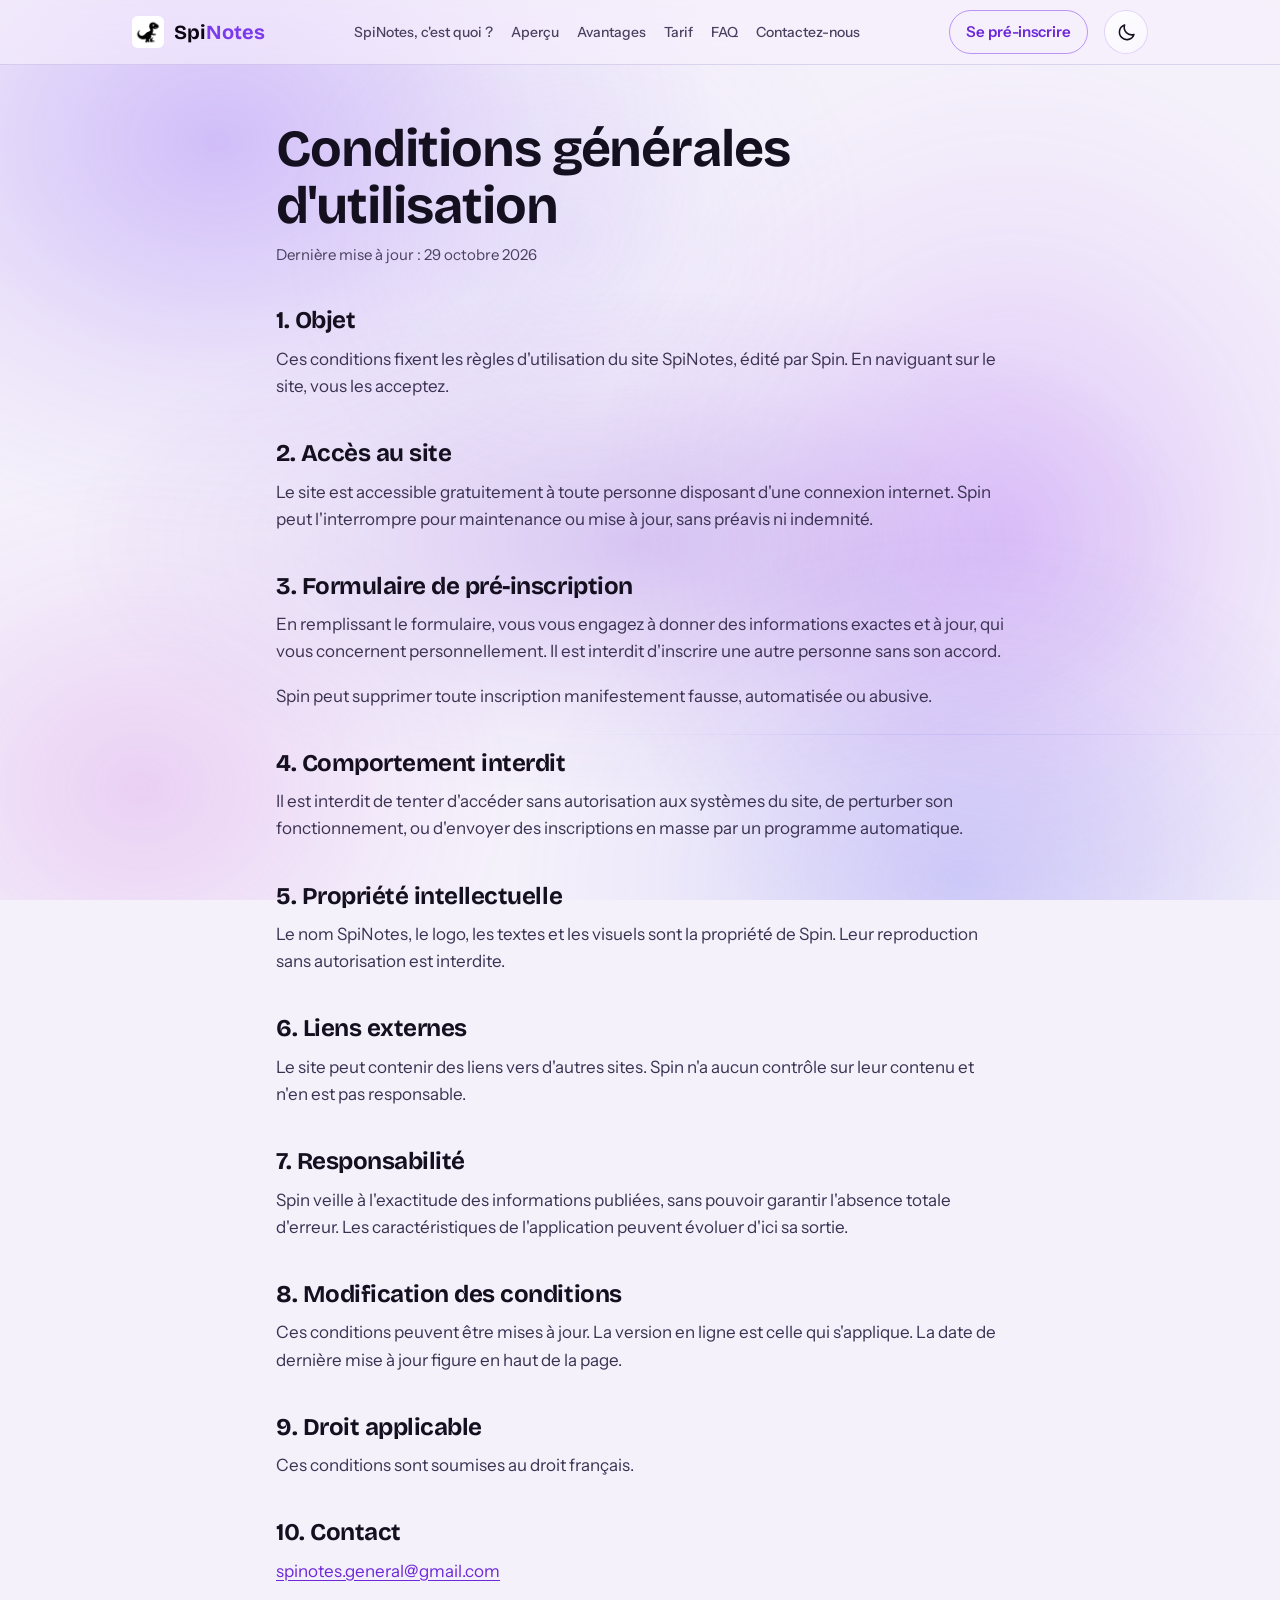
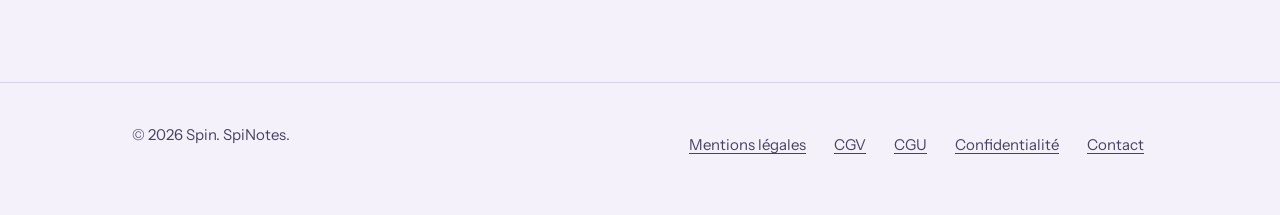
<file: cgu.html>
<!doctype html>
<html lang="fr">
<head>
  <meta charset="utf-8">
  <meta http-equiv="Content-Security-Policy" content="default-src 'self'; script-src 'self'; style-src 'self' 'unsafe-inline'; img-src 'self' data:; font-src 'self'; connect-src 'self'; form-action 'self'; base-uri 'self'; object-src 'none'">
  <meta name="viewport" content="width=device-width, initial-scale=1, viewport-fit=cover">
  <title>Conditions générales d'utilisation | SpiNotes</title>
  <meta name="description" content="Règles d'utilisation du site SpiNotes et du formulaire de pré-inscription.">
  <link rel="canonical" href="https://spinotes.github.io/cgu">
  <meta name="stats-endpoint" content="https://spinotes-precommande.spinotes-precommande.workers.dev/collect">
  <script src="js/boot.js"></script>
  <meta name="theme-color" media="(prefers-color-scheme: light)" content="#f5f1fb">
  <meta name="theme-color" media="(prefers-color-scheme: dark)" content="#0b0813">
  <link rel="icon" href="favicon.png" type="image/png">
  <link rel="stylesheet" href="css/style.css">
  <script src="js/main.js" defer></script>
  <script src="js/stats.js" defer></script>
</head>
<body>
  <div class="gas" aria-hidden="true"><i></i><i></i><i></i><i></i><i></i><i></i></div>
  <header class="site-header">
    <div class="wrap">
      <a class="brand" href="./"><img src="logo.png" alt="" width="32" height="32"><span class="name">Spi<span>Notes</span></span></a>
      <nav class="site-nav" id="menu-principal" aria-label="Navigation principale">
        <a href="./#app">SpiNotes, c'est quoi ?</a>
        <a href="./#apercu">Aperçu</a>
        <a href="./#avantages">Avantages</a>
        <a href="./#offre">Tarif</a>
        <a href="./#faq">FAQ</a>
        <a href="./#contact">Contactez-nous</a>
        <a class="nav-cta" href="./#precommande">Se pré-inscrire</a>
      </nav>
      <a class="header-cta" href="./#precommande">Se pré-inscrire</a>
      <button type="button" class="theme-toggle" aria-label="Passer en mode nuit" title="Mode nuit"><svg class="i-moon" viewBox="0 0 24 24" aria-hidden="true"><path d="M20.5 14.2A8.5 8.5 0 0 1 9.8 3.5a8.5 8.5 0 1 0 10.7 10.7z"/></svg><svg class="i-sun" viewBox="0 0 24 24" aria-hidden="true"><circle cx="12" cy="12" r="4.2"/><path d="M12 2.5v2.2M12 19.3v2.2M2.5 12h2.2M19.3 12h2.2M5.3 5.3l1.6 1.6M17.1 17.1l1.6 1.6M5.3 18.7l1.6-1.6M17.1 6.9l1.6-1.6"/></svg></button>
      <button type="button" class="nav-toggle" aria-label="Ouvrir le menu" aria-expanded="false" aria-controls="menu-principal"><span></span></button>
    </div>
  </header>

  <main class="page">
    <article class="wrap prose">
      <h1>Conditions générales d'utilisation</h1>
      <p class="updated">Dernière mise à jour : 29 octobre 2026</p>

      <h2>1. Objet</h2>
      <p>Ces conditions fixent les règles d'utilisation du site SpiNotes, édité par Spin. En naviguant sur le site, vous les acceptez.</p>

      <h2>2. Accès au site</h2>
      <p>Le site est accessible gratuitement à toute personne disposant d'une connexion internet. Spin peut l'interrompre pour maintenance ou mise à jour, sans préavis ni indemnité.</p>

      <h2>3. Formulaire de pré-inscription</h2>
      <p>En remplissant le formulaire, vous vous engagez à donner des informations exactes et à jour, qui vous concernent personnellement. Il est interdit d'inscrire une autre personne sans son accord.</p>
      <p>Spin peut supprimer toute inscription manifestement fausse, automatisée ou abusive.</p>

      <h2>4. Comportement interdit</h2>
      <p>Il est interdit de tenter d'accéder sans autorisation aux systèmes du site, de perturber son fonctionnement, ou d'envoyer des inscriptions en masse par un programme automatique.</p>

      <h2>5. Propriété intellectuelle</h2>
      <p>Le nom SpiNotes, le logo, les textes et les visuels sont la propriété de Spin. Leur reproduction sans autorisation est interdite.</p>

      <h2>6. Liens externes</h2>
      <p>Le site peut contenir des liens vers d'autres sites. Spin n'a aucun contrôle sur leur contenu et n'en est pas responsable.</p>

      <h2>7. Responsabilité</h2>
      <p>Spin veille à l'exactitude des informations publiées, sans pouvoir garantir l'absence totale d'erreur. Les caractéristiques de l'application peuvent évoluer d'ici sa sortie.</p>

      <h2>8. Modification des conditions</h2>
      <p>Ces conditions peuvent être mises à jour. La version en ligne est celle qui s'applique. La date de dernière mise à jour figure en haut de la page.</p>

      <h2>9. Droit applicable</h2>
      <p>Ces conditions sont soumises au droit français.</p>

      <h2>10. Contact</h2>
      <p><a href="mailto:spinotes.general@gmail.com">spinotes.general@gmail.com</a></p>
    </article>
  </main>

  <footer class="site-footer">
    <div class="wrap footer-row">
      <p>© 2026 Spin. SpiNotes.</p>
      <ul class="footer-links">
        <li><a href="mentions-legales">Mentions légales</a></li>
        <li><a href="cgv">CGV</a></li>
        <li><a href="cgu">CGU</a></li>
        <li><a href="confidentialite">Confidentialité</a></li>
        <li><a href="mailto:spinotes.general@gmail.com">Contact</a></li>
      </ul>
    </div>
  </footer>
</body>
</html>
</file>
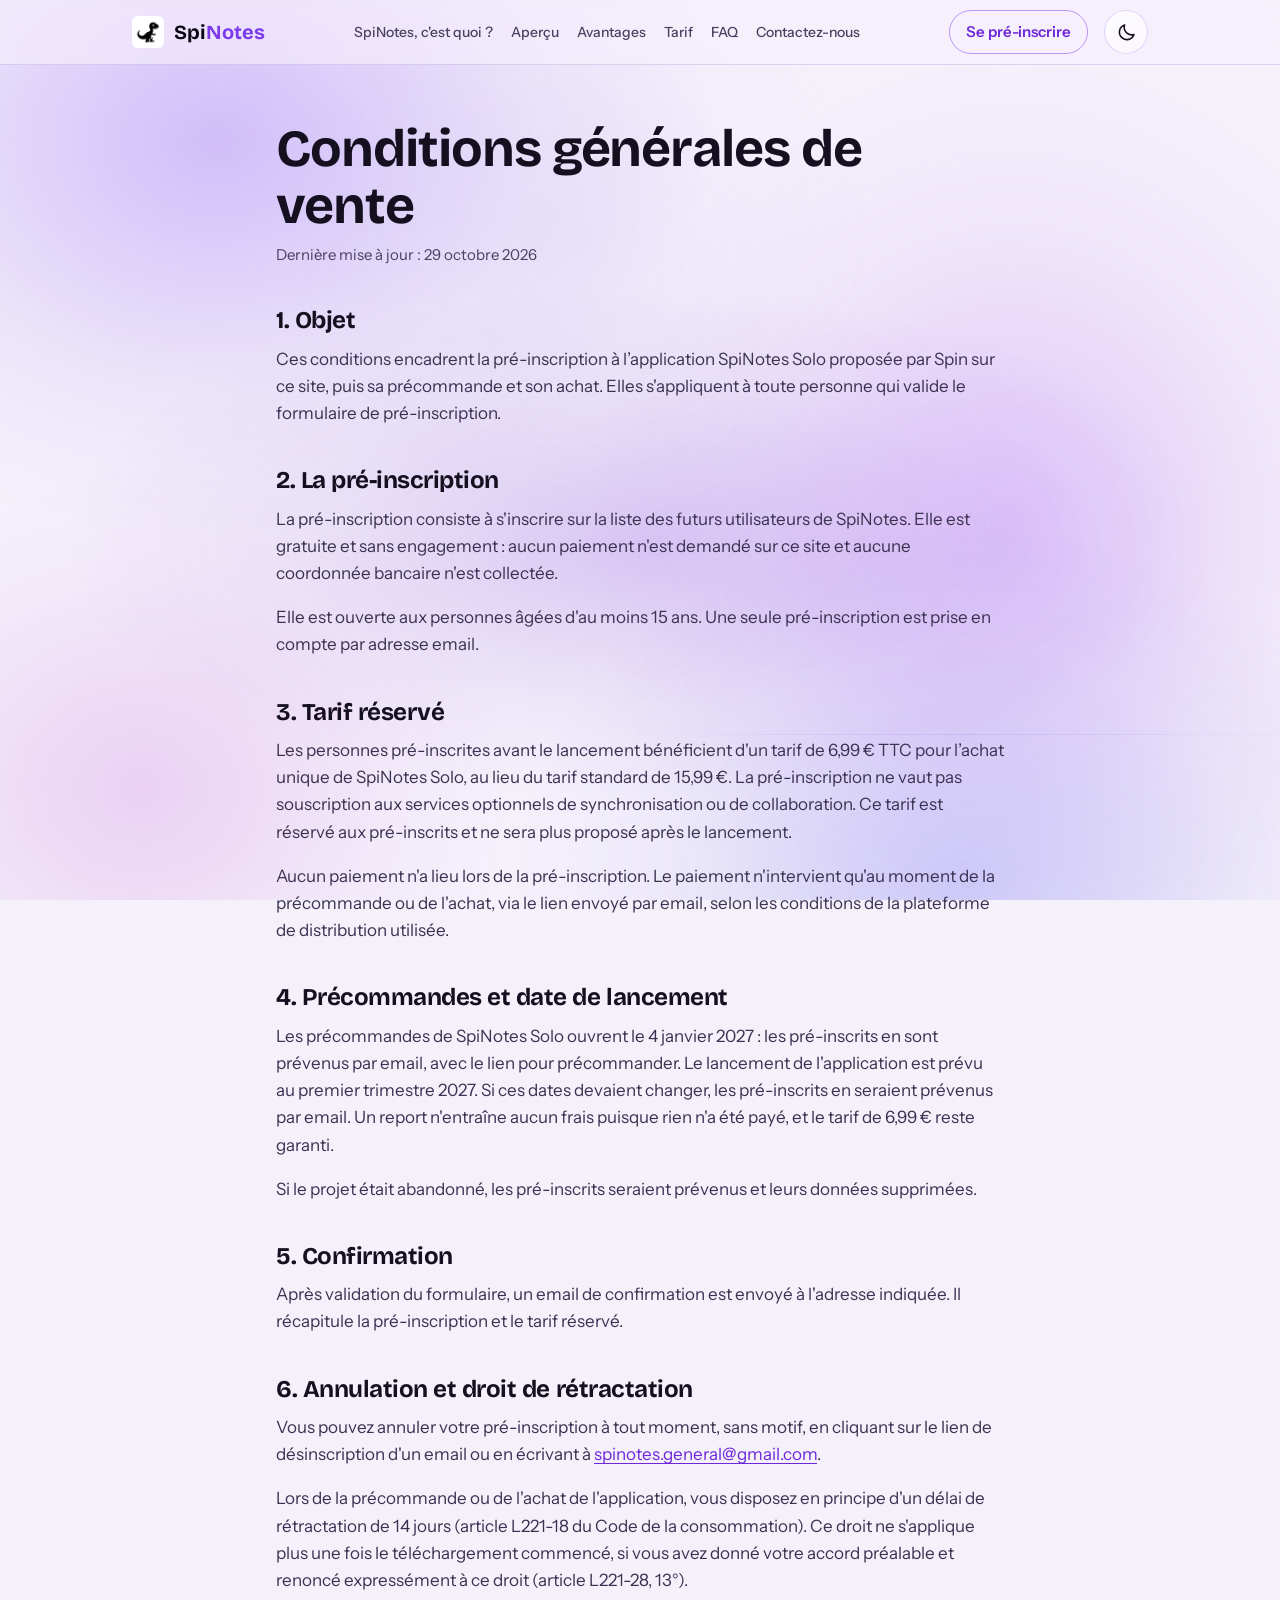
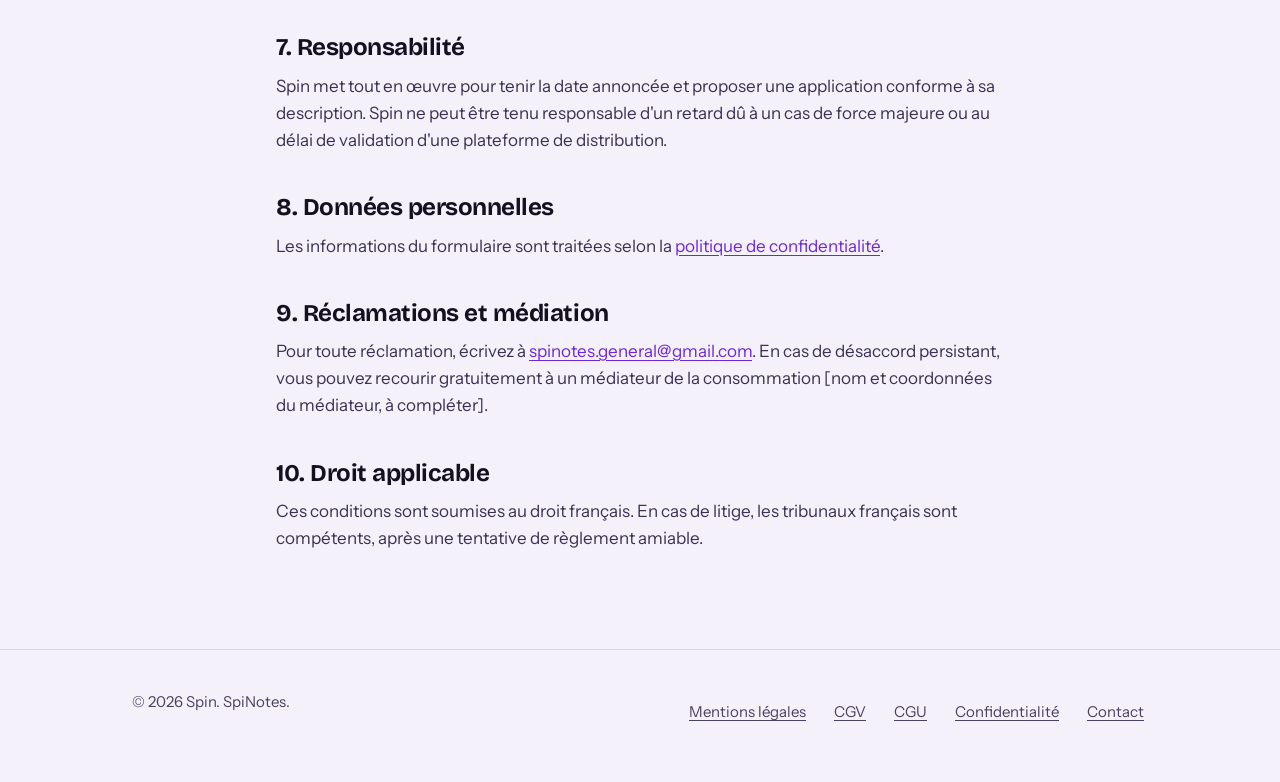
<file: cgv.html>
<!doctype html>
<html lang="fr">
<head>
  <meta charset="utf-8">
  <meta http-equiv="Content-Security-Policy" content="default-src 'self'; script-src 'self'; style-src 'self' 'unsafe-inline'; img-src 'self' data:; font-src 'self'; connect-src 'self'; form-action 'self'; base-uri 'self'; object-src 'none'">
  <meta name="viewport" content="width=device-width, initial-scale=1, viewport-fit=cover">
  <title>Conditions générales de vente | SpiNotes</title>
  <meta name="description" content="Conditions de la pré-inscription et de la précommande SpiNotes Solo : tarif réservé de 6,99 €, dates, droit de rétractation.">
  <link rel="canonical" href="https://spinotes.github.io/cgv">
  <meta name="stats-endpoint" content="https://spinotes-precommande.spinotes-precommande.workers.dev/collect">
  <script src="js/boot.js"></script>
  <meta name="theme-color" media="(prefers-color-scheme: light)" content="#f5f1fb">
  <meta name="theme-color" media="(prefers-color-scheme: dark)" content="#0b0813">
  <link rel="icon" href="favicon.png" type="image/png">
  <link rel="stylesheet" href="css/style.css">
  <script src="js/main.js" defer></script>
  <script src="js/stats.js" defer></script>
</head>
<body>
  <div class="gas" aria-hidden="true"><i></i><i></i><i></i><i></i><i></i><i></i></div>
  <header class="site-header">
    <div class="wrap">
      <a class="brand" href="./"><img src="logo.png" alt="" width="32" height="32"><span class="name">Spi<span>Notes</span></span></a>
      <nav class="site-nav" id="menu-principal" aria-label="Navigation principale">
        <a href="./#app">SpiNotes, c'est quoi ?</a>
        <a href="./#apercu">Aperçu</a>
        <a href="./#avantages">Avantages</a>
        <a href="./#offre">Tarif</a>
        <a href="./#faq">FAQ</a>
        <a href="./#contact">Contactez-nous</a>
        <a class="nav-cta" href="./#precommande">Se pré-inscrire</a>
      </nav>
      <a class="header-cta" href="./#precommande">Se pré-inscrire</a>
      <button type="button" class="theme-toggle" aria-label="Passer en mode nuit" title="Mode nuit"><svg class="i-moon" viewBox="0 0 24 24" aria-hidden="true"><path d="M20.5 14.2A8.5 8.5 0 0 1 9.8 3.5a8.5 8.5 0 1 0 10.7 10.7z"/></svg><svg class="i-sun" viewBox="0 0 24 24" aria-hidden="true"><circle cx="12" cy="12" r="4.2"/><path d="M12 2.5v2.2M12 19.3v2.2M2.5 12h2.2M19.3 12h2.2M5.3 5.3l1.6 1.6M17.1 17.1l1.6 1.6M5.3 18.7l1.6-1.6M17.1 6.9l1.6-1.6"/></svg></button>
      <button type="button" class="nav-toggle" aria-label="Ouvrir le menu" aria-expanded="false" aria-controls="menu-principal"><span></span></button>
    </div>
  </header>

  <main class="page">
    <article class="wrap prose">
      <h1>Conditions générales de vente</h1>
      <p class="updated">Dernière mise à jour : 29 octobre 2026</p>

      <h2>1. Objet</h2>
      <p>Ces conditions encadrent la pré-inscription à l’application SpiNotes Solo proposée par Spin sur ce site, puis sa précommande et son achat. Elles s'appliquent à toute personne qui valide le formulaire de pré-inscription.</p>

      <h2>2. La pré-inscription</h2>
      <p>La pré-inscription consiste à s'inscrire sur la liste des futurs utilisateurs de SpiNotes. Elle est gratuite et sans engagement : aucun paiement n'est demandé sur ce site et aucune coordonnée bancaire n'est collectée.</p>
      <p>Elle est ouverte aux personnes âgées d'au moins 15 ans. Une seule pré-inscription est prise en compte par adresse email.</p>

      <h2>3. Tarif réservé</h2>
      <p>Les personnes pré-inscrites avant le lancement bénéficient d'un tarif de 6,99 € TTC pour l’achat unique de SpiNotes Solo, au lieu du tarif standard de 15,99 €. La pré-inscription ne vaut pas souscription aux services optionnels de synchronisation ou de collaboration. Ce tarif est réservé aux pré-inscrits et ne sera plus proposé après le lancement.</p>
      <p>Aucun paiement n'a lieu lors de la pré-inscription. Le paiement n'intervient qu'au moment de la précommande ou de l'achat, via le lien envoyé par email, selon les conditions de la plateforme de distribution utilisée.</p>

      <h2>4. Précommandes et date de lancement</h2>
      <p>Les précommandes de SpiNotes Solo ouvrent le 4 janvier 2027 : les pré-inscrits en sont prévenus par email, avec le lien pour précommander. Le lancement de l'application est prévu au premier trimestre 2027. Si ces dates devaient changer, les pré-inscrits en seraient prévenus par email. Un report n'entraîne aucun frais puisque rien n'a été payé, et le tarif de 6,99 € reste garanti.</p>
      <p>Si le projet était abandonné, les pré-inscrits seraient prévenus et leurs données supprimées.</p>

      <h2>5. Confirmation</h2>
      <p>Après validation du formulaire, un email de confirmation est envoyé à l'adresse indiquée. Il récapitule la pré-inscription et le tarif réservé.</p>

      <h2>6. Annulation et droit de rétractation</h2>
      <p>Vous pouvez annuler votre pré-inscription à tout moment, sans motif, en cliquant sur le lien de désinscription d'un email ou en écrivant à <a href="mailto:spinotes.general@gmail.com">spinotes.general@gmail.com</a>.</p>
      <p>Lors de la précommande ou de l'achat de l'application, vous disposez en principe d'un délai de rétractation de 14 jours (article L221-18 du Code de la consommation). Ce droit ne s'applique plus une fois le téléchargement commencé, si vous avez donné votre accord préalable et renoncé expressément à ce droit (article L221-28, 13°).</p>

      <h2>7. Responsabilité</h2>
      <p>Spin met tout en œuvre pour tenir la date annoncée et proposer une application conforme à sa description. Spin ne peut être tenu responsable d'un retard dû à un cas de force majeure ou au délai de validation d'une plateforme de distribution.</p>

      <h2>8. Données personnelles</h2>
      <p>Les informations du formulaire sont traitées selon la <a href="confidentialite">politique de confidentialité</a>.</p>

      <h2>9. Réclamations et médiation</h2>
      <p>Pour toute réclamation, écrivez à <a href="mailto:spinotes.general@gmail.com">spinotes.general@gmail.com</a>. En cas de désaccord persistant, vous pouvez recourir gratuitement à un médiateur de la consommation [nom et coordonnées du médiateur, à compléter].</p>

      <h2>10. Droit applicable</h2>
      <p>Ces conditions sont soumises au droit français. En cas de litige, les tribunaux français sont compétents, après une tentative de règlement amiable.</p>
    </article>
  </main>

  <footer class="site-footer">
    <div class="wrap footer-row">
      <p>© 2026 Spin. SpiNotes.</p>
      <ul class="footer-links">
        <li><a href="mentions-legales">Mentions légales</a></li>
        <li><a href="cgv">CGV</a></li>
        <li><a href="cgu">CGU</a></li>
        <li><a href="confidentialite">Confidentialité</a></li>
        <li><a href="mailto:spinotes.general@gmail.com">Contact</a></li>
      </ul>
    </div>
  </footer>
</body>
</html>
</file>
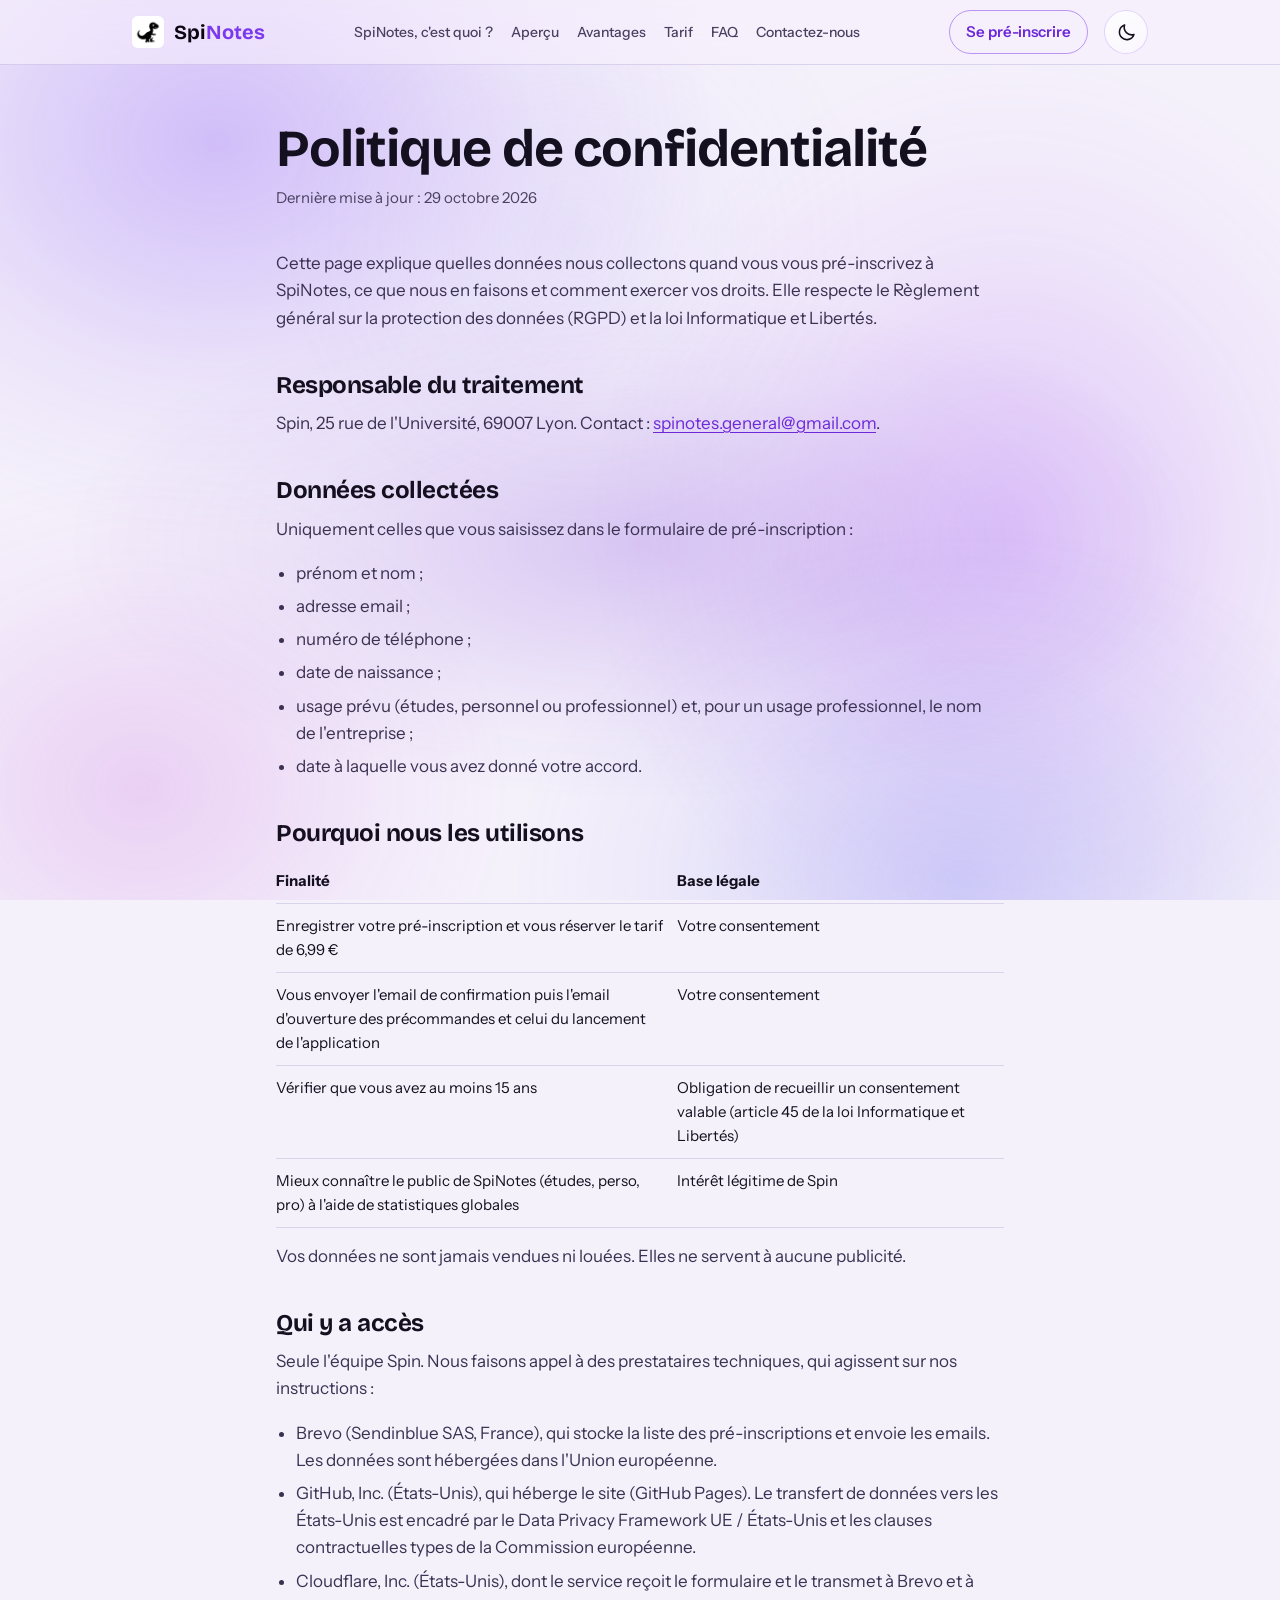
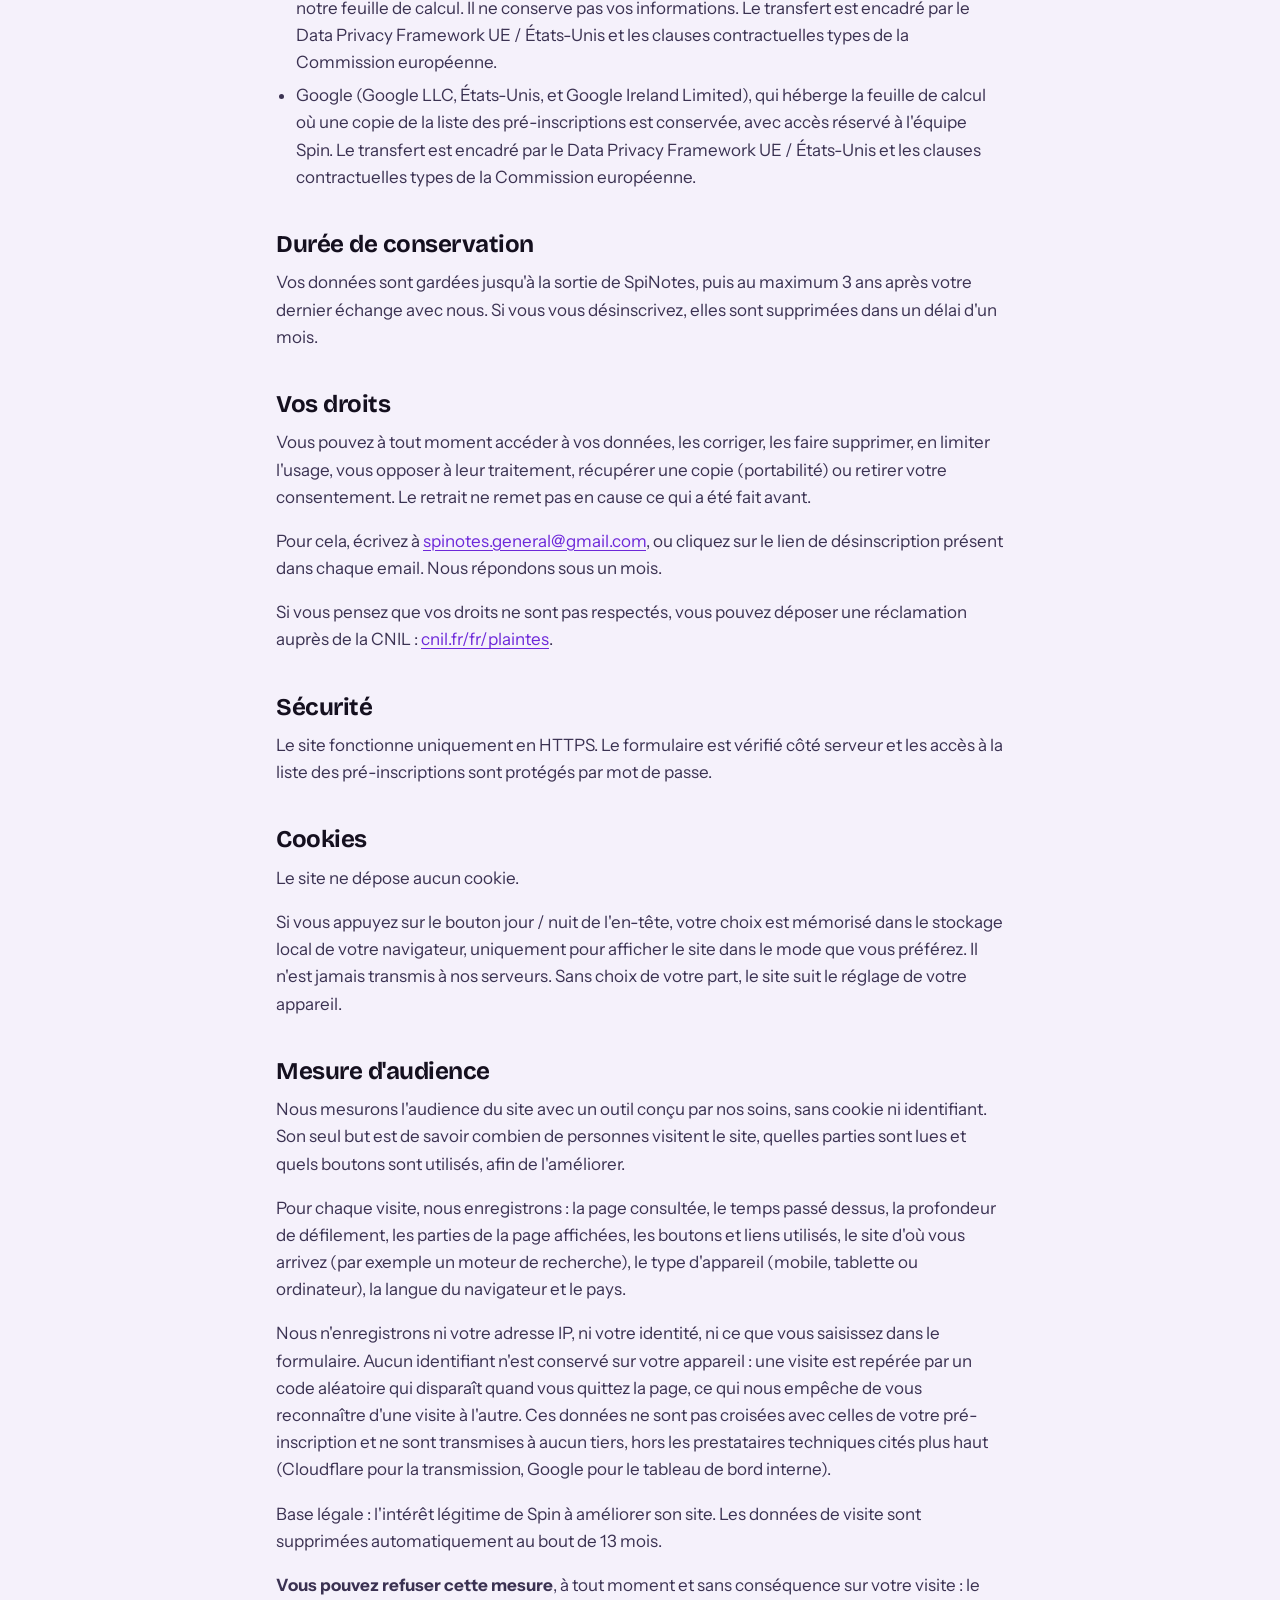
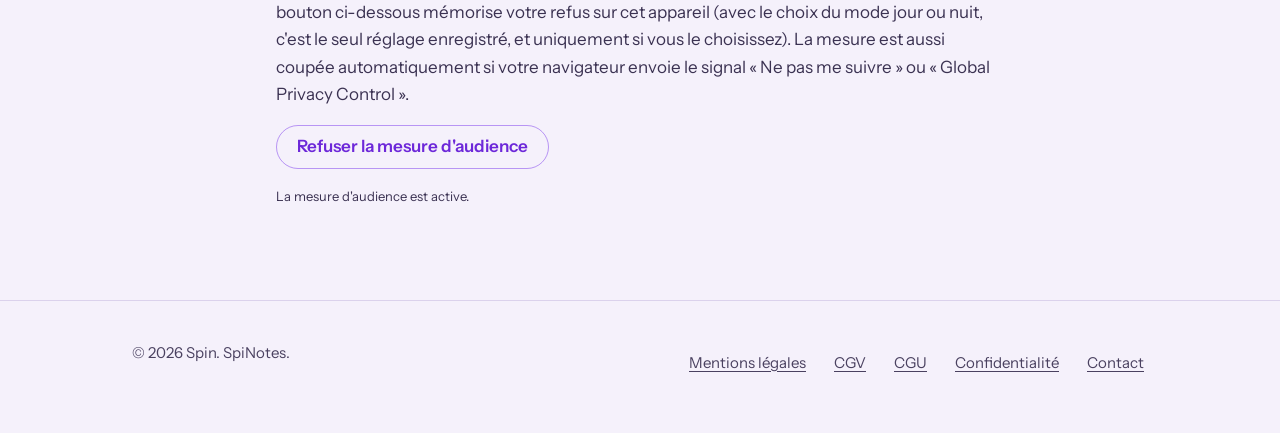
<file: confidentialite.html>
<!doctype html>
<html lang="fr">
<head>
  <meta charset="utf-8">
  <meta http-equiv="Content-Security-Policy" content="default-src 'self'; script-src 'self'; style-src 'self' 'unsafe-inline'; img-src 'self' data:; font-src 'self'; connect-src 'self'; form-action 'self'; base-uri 'self'; object-src 'none'">
  <meta name="viewport" content="width=device-width, initial-scale=1, viewport-fit=cover">
  <title>Politique de confidentialité | SpiNotes</title>
  <meta name="description" content="Quelles données SpiNotes collecte lors d'une pré-inscription, pourquoi, combien de temps, et comment exercer vos droits.">
  <link rel="canonical" href="https://spinotes.github.io/confidentialite">
  <meta name="stats-endpoint" content="https://spinotes-precommande.spinotes-precommande.workers.dev/collect">
  <script src="js/boot.js"></script>
  <meta name="theme-color" media="(prefers-color-scheme: light)" content="#f5f1fb">
  <meta name="theme-color" media="(prefers-color-scheme: dark)" content="#0b0813">
  <link rel="icon" href="favicon.png" type="image/png">
  <link rel="stylesheet" href="css/style.css">
  <script src="js/main.js" defer></script>
  <script src="js/stats.js" defer></script>
</head>
<body>
  <div class="gas" aria-hidden="true"><i></i><i></i><i></i><i></i><i></i><i></i></div>
  <header class="site-header">
    <div class="wrap">
      <a class="brand" href="./"><img src="logo.png" alt="" width="32" height="32"><span class="name">Spi<span>Notes</span></span></a>
      <nav class="site-nav" id="menu-principal" aria-label="Navigation principale">
        <a href="./#app">SpiNotes, c'est quoi ?</a>
        <a href="./#apercu">Aperçu</a>
        <a href="./#avantages">Avantages</a>
        <a href="./#offre">Tarif</a>
        <a href="./#faq">FAQ</a>
        <a href="./#contact">Contactez-nous</a>
        <a class="nav-cta" href="./#precommande">Se pré-inscrire</a>
      </nav>
      <a class="header-cta" href="./#precommande">Se pré-inscrire</a>
      <button type="button" class="theme-toggle" aria-label="Passer en mode nuit" title="Mode nuit"><svg class="i-moon" viewBox="0 0 24 24" aria-hidden="true"><path d="M20.5 14.2A8.5 8.5 0 0 1 9.8 3.5a8.5 8.5 0 1 0 10.7 10.7z"/></svg><svg class="i-sun" viewBox="0 0 24 24" aria-hidden="true"><circle cx="12" cy="12" r="4.2"/><path d="M12 2.5v2.2M12 19.3v2.2M2.5 12h2.2M19.3 12h2.2M5.3 5.3l1.6 1.6M17.1 17.1l1.6 1.6M5.3 18.7l1.6-1.6M17.1 6.9l1.6-1.6"/></svg></button>
      <button type="button" class="nav-toggle" aria-label="Ouvrir le menu" aria-expanded="false" aria-controls="menu-principal"><span></span></button>
    </div>
  </header>

  <main class="page">
    <article class="wrap prose">
      <h1>Politique de confidentialité</h1>
      <p class="updated">Dernière mise à jour : 29 octobre 2026</p>

      <p>Cette page explique quelles données nous collectons quand vous vous pré-inscrivez à SpiNotes, ce que nous en faisons et comment exercer vos droits. Elle respecte le Règlement général sur la protection des données (RGPD) et la loi Informatique et Libertés.</p>

      <h2>Responsable du traitement</h2>
      <p>Spin, 25 rue de l'Université, 69007 Lyon. Contact : <a href="mailto:spinotes.general@gmail.com">spinotes.general@gmail.com</a>.</p>

      <h2>Données collectées</h2>
      <p>Uniquement celles que vous saisissez dans le formulaire de pré-inscription :</p>
      <ul>
        <li>prénom et nom ;</li>
        <li>adresse email ;</li>
        <li>numéro de téléphone ;</li>
        <li>date de naissance ;</li>
        <li>usage prévu (études, personnel ou professionnel) et, pour un usage professionnel, le nom de l'entreprise ;</li>
        <li>date à laquelle vous avez donné votre accord.</li>
      </ul>

      <h2>Pourquoi nous les utilisons</h2>
      <table>
        <thead>
          <tr><th>Finalité</th><th>Base légale</th></tr>
        </thead>
        <tbody>
          <tr><td>Enregistrer votre pré-inscription et vous réserver le tarif de 6,99 €</td><td>Votre consentement</td></tr>
          <tr><td>Vous envoyer l'email de confirmation puis l'email d'ouverture des précommandes et celui du lancement de l'application</td><td>Votre consentement</td></tr>
          <tr><td>Vérifier que vous avez au moins 15 ans</td><td>Obligation de recueillir un consentement valable (article 45 de la loi Informatique et Libertés)</td></tr>
          <tr><td>Mieux connaître le public de SpiNotes (études, perso, pro) à l'aide de statistiques globales</td><td>Intérêt légitime de Spin</td></tr>
        </tbody>
      </table>
      <p>Vos données ne sont jamais vendues ni louées. Elles ne servent à aucune publicité.</p>

      <h2>Qui y a accès</h2>
      <p>Seule l'équipe Spin. Nous faisons appel à des prestataires techniques, qui agissent sur nos instructions :</p>
      <ul>
        <li>Brevo (Sendinblue SAS, France), qui stocke la liste des pré-inscriptions et envoie les emails. Les données sont hébergées dans l'Union européenne.</li>
        <li>GitHub, Inc. (États-Unis), qui héberge le site (GitHub Pages). Le transfert de données vers les États-Unis est encadré par le Data Privacy Framework UE / États-Unis et les clauses contractuelles types de la Commission européenne.</li>
        <li>Cloudflare, Inc. (États-Unis), dont le service reçoit le formulaire et le transmet à Brevo et à notre feuille de calcul. Il ne conserve pas vos informations. Le transfert est encadré par le Data Privacy Framework UE / États-Unis et les clauses contractuelles types de la Commission européenne.</li>
        <li>Google (Google LLC, États-Unis, et Google Ireland Limited), qui héberge la feuille de calcul où une copie de la liste des pré-inscriptions est conservée, avec accès réservé à l'équipe Spin. Le transfert est encadré par le Data Privacy Framework UE / États-Unis et les clauses contractuelles types de la Commission européenne.</li>
      </ul>

      <h2>Durée de conservation</h2>
      <p>Vos données sont gardées jusqu'à la sortie de SpiNotes, puis au maximum 3 ans après votre dernier échange avec nous. Si vous vous désinscrivez, elles sont supprimées dans un délai d'un mois.</p>

      <h2>Vos droits</h2>
      <p>Vous pouvez à tout moment accéder à vos données, les corriger, les faire supprimer, en limiter l'usage, vous opposer à leur traitement, récupérer une copie (portabilité) ou retirer votre consentement. Le retrait ne remet pas en cause ce qui a été fait avant.</p>
      <p>Pour cela, écrivez à <a href="mailto:spinotes.general@gmail.com">spinotes.general@gmail.com</a>, ou cliquez sur le lien de désinscription présent dans chaque email. Nous répondons sous un mois.</p>
      <p>Si vous pensez que vos droits ne sont pas respectés, vous pouvez déposer une réclamation auprès de la CNIL : <a href="https://www.cnil.fr/fr/plaintes" rel="noopener">cnil.fr/fr/plaintes</a>.</p>

      <h2>Sécurité</h2>
      <p>Le site fonctionne uniquement en HTTPS. Le formulaire est vérifié côté serveur et les accès à la liste des pré-inscriptions sont protégés par mot de passe.</p>

      <h2>Cookies</h2>
      <p>Le site ne dépose aucun cookie.</p>
      <p>Si vous appuyez sur le bouton jour / nuit de l'en-tête, votre choix est mémorisé dans le stockage local de votre navigateur, uniquement pour afficher le site dans le mode que vous préférez. Il n'est jamais transmis à nos serveurs. Sans choix de votre part, le site suit le réglage de votre appareil.</p>

      <h2>Mesure d'audience</h2>
      <p>Nous mesurons l'audience du site avec un outil conçu par nos soins, sans cookie ni identifiant. Son seul but est de savoir combien de personnes visitent le site, quelles parties sont lues et quels boutons sont utilisés, afin de l'améliorer.</p>
      <p>Pour chaque visite, nous enregistrons : la page consultée, le temps passé dessus, la profondeur de défilement, les parties de la page affichées, les boutons et liens utilisés, le site d'où vous arrivez (par exemple un moteur de recherche), le type d'appareil (mobile, tablette ou ordinateur), la langue du navigateur et le pays.</p>
      <p>Nous n'enregistrons ni votre adresse IP, ni votre identité, ni ce que vous saisissez dans le formulaire. Aucun identifiant n'est conservé sur votre appareil : une visite est repérée par un code aléatoire qui disparaît quand vous quittez la page, ce qui nous empêche de vous reconnaître d'une visite à l'autre. Ces données ne sont pas croisées avec celles de votre pré-inscription et ne sont transmises à aucun tiers, hors les prestataires techniques cités plus haut (Cloudflare pour la transmission, Google pour le tableau de bord interne).</p>
      <p>Base légale : l'intérêt légitime de Spin à améliorer son site. Les données de visite sont supprimées automatiquement au bout de 13 mois.</p>
      <p><strong>Vous pouvez refuser cette mesure</strong>, à tout moment et sans conséquence sur votre visite : le bouton ci-dessous mémorise votre refus sur cet appareil (avec le choix du mode jour ou nuit, c'est le seul réglage enregistré, et uniquement si vous le choisissez). La mesure est aussi coupée automatiquement si votre navigateur envoie le signal « Ne pas me suivre » ou « Global Privacy Control ».</p>
      <p><button type="button" class="link-btn" id="stats-toggle">Refuser la mesure d'audience</button></p>
      <p class="hint" id="stats-toggle-state" role="status"></p>
    </article>
  </main>

  <footer class="site-footer">
    <div class="wrap footer-row">
      <p>© 2026 Spin. SpiNotes.</p>
      <ul class="footer-links">
        <li><a href="mentions-legales">Mentions légales</a></li>
        <li><a href="cgv">CGV</a></li>
        <li><a href="cgu">CGU</a></li>
        <li><a href="confidentialite">Confidentialité</a></li>
        <li><a href="mailto:spinotes.general@gmail.com">Contact</a></li>
      </ul>
    </div>
  </footer>
</body>
</html>
</file>
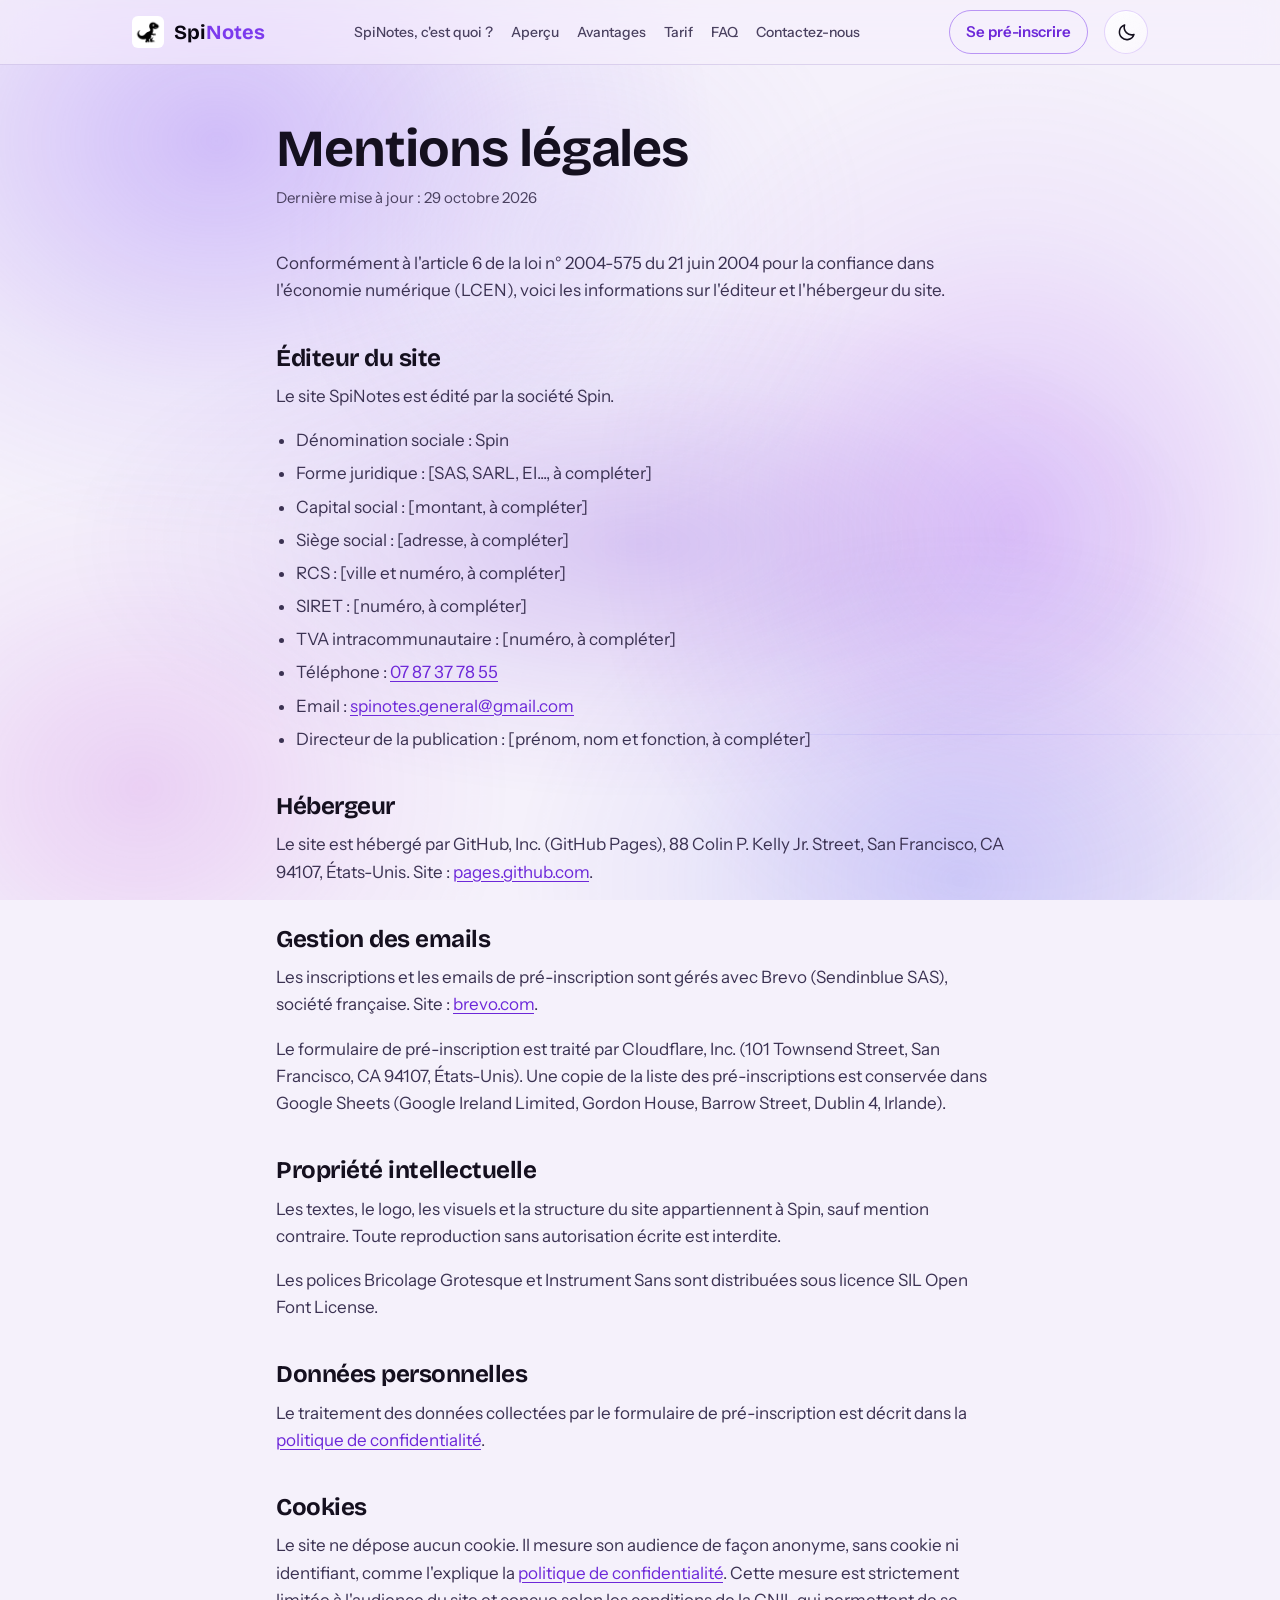
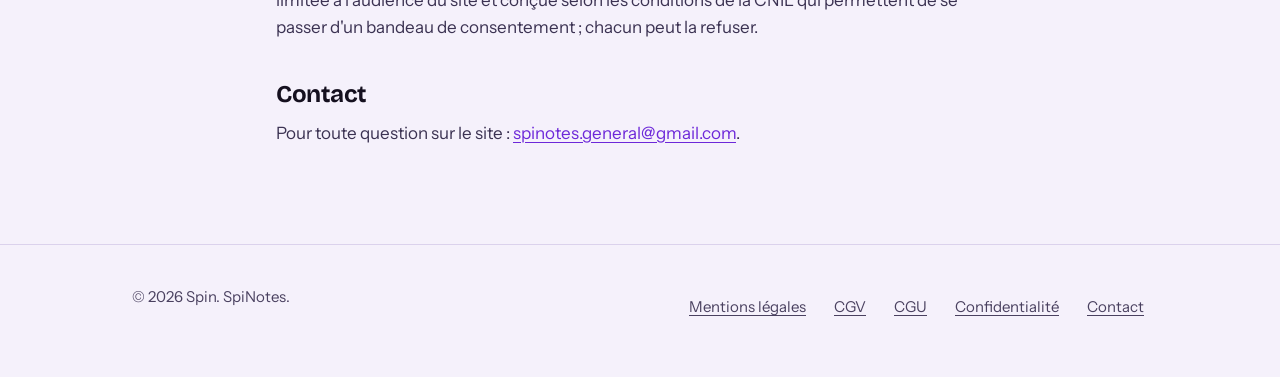
<file: mentions-legales.html>
<!doctype html>
<html lang="fr">
<head>
  <meta charset="utf-8">
  <meta http-equiv="Content-Security-Policy" content="default-src 'self'; script-src 'self'; style-src 'self' 'unsafe-inline'; img-src 'self' data:; font-src 'self'; connect-src 'self'; form-action 'self'; base-uri 'self'; object-src 'none'">
  <meta name="viewport" content="width=device-width, initial-scale=1, viewport-fit=cover">
  <title>Mentions légales | SpiNotes</title>
  <meta name="description" content="Mentions légales du site SpiNotes : éditeur, hébergeur, propriété intellectuelle et contact.">
  <link rel="canonical" href="https://spinotes.github.io/mentions-legales">
  <meta name="stats-endpoint" content="https://spinotes-precommande.spinotes-precommande.workers.dev/collect">
  <script src="js/boot.js"></script>
  <meta name="theme-color" media="(prefers-color-scheme: light)" content="#f5f1fb">
  <meta name="theme-color" media="(prefers-color-scheme: dark)" content="#0b0813">
  <link rel="icon" href="favicon.png" type="image/png">
  <link rel="stylesheet" href="css/style.css">
  <script src="js/main.js" defer></script>
  <script src="js/stats.js" defer></script>
</head>
<body>
  <div class="gas" aria-hidden="true"><i></i><i></i><i></i><i></i><i></i><i></i></div>
  <header class="site-header">
    <div class="wrap">
      <a class="brand" href="./"><img src="logo.png" alt="" width="32" height="32"><span class="name">Spi<span>Notes</span></span></a>
      <nav class="site-nav" id="menu-principal" aria-label="Navigation principale">
        <a href="./#app">SpiNotes, c'est quoi ?</a>
        <a href="./#apercu">Aperçu</a>
        <a href="./#avantages">Avantages</a>
        <a href="./#offre">Tarif</a>
        <a href="./#faq">FAQ</a>
        <a href="./#contact">Contactez-nous</a>
        <a class="nav-cta" href="./#precommande">Se pré-inscrire</a>
      </nav>
      <a class="header-cta" href="./#precommande">Se pré-inscrire</a>
      <button type="button" class="theme-toggle" aria-label="Passer en mode nuit" title="Mode nuit"><svg class="i-moon" viewBox="0 0 24 24" aria-hidden="true"><path d="M20.5 14.2A8.5 8.5 0 0 1 9.8 3.5a8.5 8.5 0 1 0 10.7 10.7z"/></svg><svg class="i-sun" viewBox="0 0 24 24" aria-hidden="true"><circle cx="12" cy="12" r="4.2"/><path d="M12 2.5v2.2M12 19.3v2.2M2.5 12h2.2M19.3 12h2.2M5.3 5.3l1.6 1.6M17.1 17.1l1.6 1.6M5.3 18.7l1.6-1.6M17.1 6.9l1.6-1.6"/></svg></button>
      <button type="button" class="nav-toggle" aria-label="Ouvrir le menu" aria-expanded="false" aria-controls="menu-principal"><span></span></button>
    </div>
  </header>

  <main class="page">
    <article class="wrap prose">
      <h1>Mentions légales</h1>
      <p class="updated">Dernière mise à jour : 29 octobre 2026</p>

      <p>Conformément à l'article 6 de la loi n° 2004-575 du 21 juin 2004 pour la confiance dans l'économie numérique (LCEN), voici les informations sur l'éditeur et l'hébergeur du site.</p>

      <h2>Éditeur du site</h2>
      <p>Le site SpiNotes est édité par la société Spin.</p>
      <ul>
        <li>Dénomination sociale : Spin</li>
        <li>Forme juridique : [SAS, SARL, EI..., à compléter]</li>
        <li>Capital social : [montant, à compléter]</li>
        <li>Siège social : [adresse, à compléter]</li>
        <li>RCS : [ville et numéro, à compléter]</li>
        <li>SIRET : [numéro, à compléter]</li>
        <li>TVA intracommunautaire : [numéro, à compléter]</li>
        <li>Téléphone : <a href="tel:+33787377855">07 87 37 78 55</a></li>
        <li>Email : <a href="mailto:spinotes.general@gmail.com">spinotes.general@gmail.com</a></li>
        <li>Directeur de la publication : [prénom, nom et fonction, à compléter]</li>
      </ul>

      <h2>Hébergeur</h2>
      <p>Le site est hébergé par GitHub, Inc. (GitHub Pages), 88 Colin P. Kelly Jr. Street, San Francisco, CA 94107, États-Unis. Site : <a href="https://pages.github.com" rel="noopener">pages.github.com</a>.</p>

      <h2>Gestion des emails</h2>
      <p>Les inscriptions et les emails de pré-inscription sont gérés avec Brevo (Sendinblue SAS), société française. Site : <a href="https://www.brevo.com/fr/" rel="noopener">brevo.com</a>.</p>
      <p>Le formulaire de pré-inscription est traité par Cloudflare, Inc. (101 Townsend Street, San Francisco, CA 94107, États-Unis). Une copie de la liste des pré-inscriptions est conservée dans Google Sheets (Google Ireland Limited, Gordon House, Barrow Street, Dublin 4, Irlande).</p>

      <h2>Propriété intellectuelle</h2>
      <p>Les textes, le logo, les visuels et la structure du site appartiennent à Spin, sauf mention contraire. Toute reproduction sans autorisation écrite est interdite.</p>
      <p>Les polices Bricolage Grotesque et Instrument Sans sont distribuées sous licence SIL Open Font License.</p>

      <h2>Données personnelles</h2>
      <p>Le traitement des données collectées par le formulaire de pré-inscription est décrit dans la <a href="confidentialite">politique de confidentialité</a>.</p>

      <h2>Cookies</h2>
      <p>Le site ne dépose aucun cookie. Il mesure son audience de façon anonyme, sans cookie ni identifiant, comme l'explique la <a href="confidentialite">politique de confidentialité</a>. Cette mesure est strictement limitée à l'audience du site et conçue selon les conditions de la CNIL qui permettent de se passer d'un bandeau de consentement ; chacun peut la refuser.</p>

      <h2>Contact</h2>
      <p>Pour toute question sur le site : <a href="mailto:spinotes.general@gmail.com">spinotes.general@gmail.com</a>.</p>
    </article>
  </main>

  <footer class="site-footer">
    <div class="wrap footer-row">
      <p>© 2026 Spin. SpiNotes.</p>
      <ul class="footer-links">
        <li><a href="mentions-legales">Mentions légales</a></li>
        <li><a href="cgv">CGV</a></li>
        <li><a href="cgu">CGU</a></li>
        <li><a href="confidentialite">Confidentialité</a></li>
        <li><a href="mailto:spinotes.general@gmail.com">Contact</a></li>
      </ul>
    </div>
  </footer>
</body>
</html>
</file>
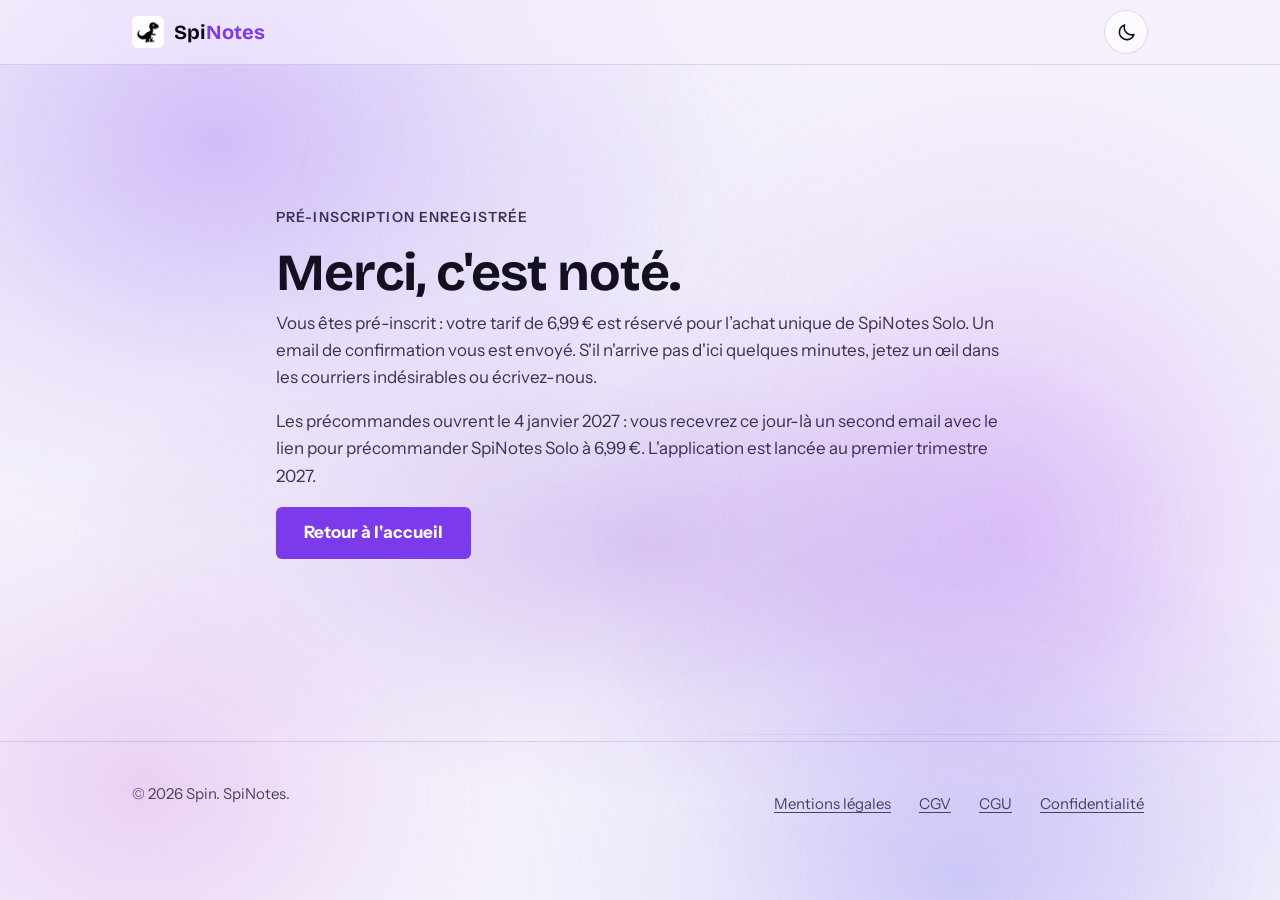
<file: merci.html>
<!doctype html>
<html lang="fr">
<head>
  <meta charset="utf-8">
  <meta http-equiv="Content-Security-Policy" content="default-src 'self'; script-src 'self'; style-src 'self' 'unsafe-inline'; img-src 'self' data:; font-src 'self'; connect-src 'self'; form-action 'self'; base-uri 'self'; object-src 'none'">
  <meta name="viewport" content="width=device-width, initial-scale=1, viewport-fit=cover">
  <title>Pré-inscription enregistrée | SpiNotes</title>
  <meta name="description" content="Votre pré-inscription à SpiNotes Solo est enregistrée. Un email de confirmation vous est envoyé.">
  <meta name="robots" content="noindex">
  <meta name="stats-endpoint" content="https://spinotes-precommande.spinotes-precommande.workers.dev/collect">
  <script src="js/boot.js"></script>
  <meta name="theme-color" media="(prefers-color-scheme: light)" content="#f5f1fb">
  <meta name="theme-color" media="(prefers-color-scheme: dark)" content="#0b0813">
  <link rel="icon" href="favicon.png" type="image/png">
  <link rel="stylesheet" href="css/style.css">
  <script src="js/stats.js" defer></script>
</head>
<body>
  <div class="gas" aria-hidden="true"><i></i><i></i><i></i><i></i><i></i><i></i></div>
  <header class="site-header">
    <div class="wrap">
      <a class="brand" href="./"><img src="logo.png" alt="" width="32" height="32"><span class="name">Spi<span>Notes</span></span></a>
      <button type="button" class="theme-toggle" aria-label="Passer en mode nuit" title="Mode nuit"><svg class="i-moon" viewBox="0 0 24 24" aria-hidden="true"><path d="M20.5 14.2A8.5 8.5 0 0 1 9.8 3.5a8.5 8.5 0 1 0 10.7 10.7z"/></svg><svg class="i-sun" viewBox="0 0 24 24" aria-hidden="true"><circle cx="12" cy="12" r="4.2"/><path d="M12 2.5v2.2M12 19.3v2.2M2.5 12h2.2M19.3 12h2.2M5.3 5.3l1.6 1.6M17.1 17.1l1.6 1.6M5.3 18.7l1.6-1.6M17.1 6.9l1.6-1.6"/></svg></button>
    </div>
  </header>

  <main class="page">
    <div class="wrap prose center-page">
      <p class="eyebrow">Pré-inscription enregistrée</p>
      <h1>Merci, c'est noté.</h1>
      <p>Vous êtes pré-inscrit : votre tarif de 6,99 € est réservé pour l’achat unique de SpiNotes Solo. Un email de confirmation vous est envoyé. S'il n'arrive pas d'ici quelques minutes, jetez un œil dans les courriers indésirables ou écrivez-nous.</p>
      <p>Les précommandes ouvrent le 4 janvier 2027 : vous recevrez ce jour-là un second email avec le lien pour précommander SpiNotes Solo à 6,99 €. L'application est lancée au premier trimestre 2027.</p>
      <p><a class="btn" href="./">Retour à l'accueil</a></p>
    </div>
  </main>

  <footer class="site-footer">
    <div class="wrap footer-row">
      <p>© 2026 Spin. SpiNotes.</p>
      <ul class="footer-links">
        <li><a href="mentions-legales">Mentions légales</a></li>
        <li><a href="cgv">CGV</a></li>
        <li><a href="cgu">CGU</a></li>
        <li><a href="confidentialite">Confidentialité</a></li>
      </ul>
    </div>
  </footer>
</body>
</html>
</file>
<file: css/style.css>
@font-face {
  font-family: "Bricolage Grotesque";
  src: url("../fonts/bricolage-grotesque.woff2") format("woff2");
  font-weight: 200 800;
  font-display: swap;
}

@font-face {
  font-family: "Instrument Sans";
  src: url("../fonts/instrument-sans.woff2") format("woff2");
  font-weight: 400 700;
  font-display: swap;
}

/* Mode jour par défaut ; le mode nuit suit le réglage de l'appareil tant que la personne n'a pas choisi
   (boot.js pose data-theme="light" ou "dark" avant le premier affichage). */
:root {
  color-scheme: light;
  --bg: #f5f1fb;
  --surface-solid: #ffffff;
  --line: rgba(88, 52, 160, 0.16);
  --text: #15101f;
  --text-soft: #3b3252;
  --muted: #4a4160;
  --accent: #7c3aed;
  --accent-rgb: 124 58 237;
  --accent-dim: rgba(124, 58, 237, 0.5);
  --accent-text: #6d28d9;
  --on-accent: #ffffff;
  --title-spi: #0a0612;
  --title-notes: #7c3aed;
  --danger: #c62d3a;
  --glass-bg: linear-gradient(150deg, rgba(255, 255, 255, 0.82), rgba(255, 255, 255, 0.44));
  --glass-border: rgba(124, 58, 237, 0.2);
  --glass-hi: rgba(255, 255, 255, 0.95);
  --glass-shadow: 0 10px 30px rgba(76, 44, 140, 0.14);
  --header-bg: rgba(245, 241, 251, 0.9);
  --header-glass: rgba(245, 241, 251, 0.6);
  --nav-bg: rgba(245, 241, 251, 0.94);
  --hover: rgba(124, 58, 237, 0.09);
  --chip-bg: rgba(255, 255, 255, 0.6);
  --field-bg: rgba(255, 255, 255, 0.82);
  --sheen: rgba(255, 255, 255, 0.75);
  --shot-border: rgba(124, 58, 237, 0.2);
  --shot-shadow: 0 30px 70px rgba(76, 44, 140, 0.28);
  --logo-bg: #ffffff;
  --gas-k: 0.55;
  --radius-s: 6px;
  --radius-m: 14px;
  --font-title: "Bricolage Grotesque", "Segoe UI", system-ui, sans-serif;
  --font-body: "Instrument Sans", "Segoe UI", system-ui, sans-serif;
  --wrap: 1080px;
}

:root[data-theme="dark"] {
  color-scheme: dark;
  --bg: #0b0813;
  --surface-solid: #17121f;
  --line: rgba(255, 255, 255, 0.12);
  --text: #f3effb;
  --text-soft: #d3cce6;
  --muted: #a9a1c0;
  --accent-rgb: 139 92 246;
  --accent-dim: rgba(167, 139, 250, 0.5);
  --accent-text: #b9a0ff;
  --title-spi: #ffffff;
  --title-notes: #a78bfa;
  --danger: #ff7b86;
  --glass-bg: linear-gradient(150deg, rgba(255, 255, 255, 0.14), rgba(255, 255, 255, 0.04));
  --glass-border: rgba(255, 255, 255, 0.18);
  --glass-hi: rgba(255, 255, 255, 0.26);
  --glass-shadow: 0 10px 30px rgba(0, 0, 0, 0.4);
  --header-bg: rgba(11, 8, 19, 0.9);
  --header-glass: rgba(11, 8, 19, 0.55);
  --nav-bg: rgba(11, 8, 19, 0.92);
  --hover: rgba(255, 255, 255, 0.08);
  --chip-bg: rgba(255, 255, 255, 0.05);
  --field-bg: rgba(255, 255, 255, 0.05);
  --sheen: rgba(255, 255, 255, 0.2);
  --shot-border: rgba(255, 255, 255, 0.14);
  --shot-shadow: 0 30px 80px rgba(0, 0, 0, 0.55);
  --logo-bg: #f1edf8;
  --gas-k: 1;
}

/* Sans JavaScript : on suit simplement le réglage de l'appareil. */
@media (prefers-color-scheme: dark) {
  :root:not([data-theme]) {
    color-scheme: dark;
    --bg: #0b0813;
    --surface-solid: #17121f;
    --line: rgba(255, 255, 255, 0.12);
    --text: #f3effb;
    --text-soft: #d3cce6;
    --muted: #a9a1c0;
    --accent-rgb: 139 92 246;
    --accent-dim: rgba(167, 139, 250, 0.5);
    --accent-text: #b9a0ff;
    --title-spi: #ffffff;
    --title-notes: #a78bfa;
    --danger: #ff7b86;
    --glass-bg: linear-gradient(150deg, rgba(255, 255, 255, 0.14), rgba(255, 255, 255, 0.04));
    --glass-border: rgba(255, 255, 255, 0.18);
    --glass-hi: rgba(255, 255, 255, 0.26);
    --glass-shadow: 0 10px 30px rgba(0, 0, 0, 0.4);
    --header-bg: rgba(11, 8, 19, 0.9);
    --header-glass: rgba(11, 8, 19, 0.55);
    --nav-bg: rgba(11, 8, 19, 0.92);
    --hover: rgba(255, 255, 255, 0.08);
    --chip-bg: rgba(255, 255, 255, 0.05);
    --field-bg: rgba(255, 255, 255, 0.05);
    --sheen: rgba(255, 255, 255, 0.2);
    --shot-border: rgba(255, 255, 255, 0.14);
    --shot-shadow: 0 30px 80px rgba(0, 0, 0, 0.55);
    --logo-bg: #f1edf8;
    --gas-k: 1;
  }
}

*,
*::before,
*::after {
  box-sizing: border-box;
}

html {
  scroll-behavior: smooth;
}

@media (prefers-reduced-motion: reduce) {
  html {
    scroll-behavior: auto;
  }
}

body {
  margin: 0;
  background: var(--bg);
  color: var(--text);
  font-family: var(--font-body);
  font-size: 1.0625rem;
  line-height: 1.6;
  -webkit-font-smoothing: antialiased;
}

img {
  max-width: 100%;
  display: block;
}

a {
  color: var(--accent-text);
  text-underline-offset: 3px;
}

a:hover {
  color: var(--text);
}

:focus-visible {
  outline: 2px solid var(--accent-text);
  outline-offset: 3px;
}

h1,
h2,
h3 {
  font-family: var(--font-title);
  line-height: 1.1;
  letter-spacing: -0.02em;
  margin: 0 0 0.5em;
}

h2 {
  font-size: clamp(1.75rem, 4vw, 2.5rem);
}

h3 {
  font-size: 1.25rem;
}

p {
  margin: 0 0 1em;
}

.wrap {
  width: 100%;
  max-width: var(--wrap);
  margin: 0 auto;
  padding: 0 16px;
}

@media (min-width: 768px) {
  .wrap {
    padding: 0 32px;
  }
}

.skip {
  position: absolute;
  left: -9999px;
}

.skip:focus {
  left: 16px;
  top: 16px;
  background: var(--accent);
  color: var(--on-accent);
  padding: 8px 12px;
  z-index: 10;
}

/* En-tête */

.site-header {
  position: sticky;
  top: 0;
  z-index: 20;
  border-bottom: 1px solid var(--line);
  background: var(--header-bg);
}

@supports ((backdrop-filter: blur(1px)) or (-webkit-backdrop-filter: blur(1px))) {
  .site-header {
    background: var(--header-glass);
    -webkit-backdrop-filter: blur(16px) saturate(150%);
    backdrop-filter: blur(16px) saturate(150%);
  }
}

.site-header .wrap {
  display: flex;
  flex-wrap: wrap;
  align-items: center;
  justify-content: space-between;
  min-height: 64px;
  column-gap: 16px;
}

.site-nav {
  order: 3;
  flex: 0 0 100%;
  display: flex;
  gap: 4px;
  overflow-x: auto;
  scrollbar-width: none;
  padding-bottom: 8px;
}

.site-nav::-webkit-scrollbar {
  display: none;
}

@media (max-width: 1039px) {
  .site-nav {
    -webkit-mask-image: linear-gradient(90deg, #000 88%, transparent);
    mask-image: linear-gradient(90deg, #000 88%, transparent);
  }
}

.site-nav a {
  flex: none;
  padding: 8px 12px;
  border-radius: 999px;
  color: var(--muted);
  font-size: 0.9375rem;
  font-weight: 500;
  text-decoration: none;
  white-space: nowrap;
}

.site-nav a:hover {
  color: var(--text);
  background: var(--hover);
}

@media (min-width: 1040px) {
  .site-header .wrap {
    flex-wrap: nowrap;
  }

  .site-nav {
    order: 0;
    flex: 1 1 auto;
    justify-content: center;
    overflow: visible;
    padding-bottom: 0;
  }
}

.section {
  scroll-margin-top: 80px;
}

.brand {
  font-family: var(--font-title);
  font-weight: 700;
  font-size: 1.25rem;
  color: var(--text);
  text-decoration: none;
  display: inline-flex;
  align-items: center;
  gap: 10px;
}

.brand img {
  width: 32px;
  height: 32px;
  border-radius: 8px;
}

.header-cta {
  font-size: 0.9375rem;
  font-weight: 600;
  text-decoration: none;
}

/* Boutons */

.btn {
  display: inline-flex;
  align-items: center;
  justify-content: center;
  gap: 8px;
  min-height: 52px;
  padding: 0 28px;
  border: 0;
  border-radius: var(--radius-s);
  background: var(--accent);
  color: var(--on-accent);
  font-family: var(--font-body);
  font-size: 1.0625rem;
  font-weight: 700;
  text-decoration: none;
  cursor: pointer;
}

.btn:hover {
  background: var(--text);
  color: var(--bg);
}

.btn[disabled] {
  opacity: 0.6;
  cursor: wait;
}

/* Hero */

.hero {
  position: relative;
  overflow: hidden;
  isolation: isolate;
  padding: 64px 0 80px;
}

@media (min-width: 900px) {
  .hero {
    padding: 96px 0 104px;
  }
}

.eyebrow {
  font-size: 0.875rem;
  font-weight: 600;
  text-transform: uppercase;
  letter-spacing: 0.08em;
  color: var(--accent-text);
  margin-bottom: 16px;
}

.hero h1 {
  font-size: clamp(3rem, 11vw, 7rem);
  font-weight: 800;
  letter-spacing: -0.04em;
  margin-bottom: 20px;
  color: var(--title-spi);
}

.hero h1 span {
  color: var(--title-notes);
}

.hero-lead {
  font-size: clamp(1.125rem, 2.4vw, 1.375rem);
  color: var(--muted);
  max-width: 36ch;
  margin-bottom: 36px;
}

.hero-note {
  margin-top: 16px;
  font-size: 0.9375rem;
  color: var(--muted);
}

.hero-note strong {
  color: var(--accent-text);
}

.price-line {
  display: flex;
  flex-wrap: wrap;
  align-items: baseline;
  gap: 8px 16px;
  margin: 8px 0 20px;
}

.price {
  font-family: var(--font-title);
  font-size: 2.5rem;
  font-weight: 800;
  color: var(--accent-text);
  line-height: 1;
}

.price-note {
  color: var(--text);
  font-weight: 600;
}

.price-note small {
  display: block;
  color: var(--muted);
  font-weight: 400;
  font-size: 0.9375rem;
}

/* Compte à rebours : pilules de verre */

.countdown {
  margin: 0 0 36px;
}

.countdown-label {
  color: var(--muted);
  font-size: 0.9375rem;
  margin-bottom: 12px;
}

.countdown-grid {
  display: grid;
  grid-template-columns: repeat(4, minmax(0, 1fr));
  gap: 10px;
  max-width: 580px;
}

.countdown-unit {
  border-radius: 999px;
  padding: 18px 4px 14px;
  text-align: center;
}

/* Texture de verre commune : pilules, cartes, formulaire, contact */
.countdown-unit,
.card,
.form-card,
.contact-card {
  background: var(--glass-bg);
  border: 1px solid var(--glass-border);
  box-shadow:
    inset 0 1px 0 var(--glass-hi),
    var(--glass-shadow);
}

@supports ((backdrop-filter: blur(1px)) or (-webkit-backdrop-filter: blur(1px))) {
  .countdown-unit,
  .card,
  .form-card,
  .contact-card {
    -webkit-backdrop-filter: blur(18px) saturate(160%);
    backdrop-filter: blur(18px) saturate(160%);
  }
}

@supports not ((backdrop-filter: blur(1px)) or (-webkit-backdrop-filter: blur(1px))) {
  .countdown-unit,
  .card,
  .form-card,
  .contact-card {
    background: var(--surface-solid);
  }
}

.countdown-unit strong {
  display: block;
  font-family: var(--font-title);
  font-size: clamp(1.75rem, 7vw, 2.75rem);
  font-weight: 700;
  font-variant-numeric: tabular-nums;
  line-height: 1;
  color: var(--text);
}

.countdown-unit span {
  font-size: 0.8125rem;
  color: var(--muted);
}

.countdown-done {
  font-family: var(--font-title);
  font-size: 1.5rem;
  color: var(--accent-text);
}

/* Sections */

.section {
  padding: 72px 0;
  border-top: 1px solid var(--line);
}

.split {
  display: grid;
  gap: 32px;
}

@media (min-width: 900px) {
  .split {
    grid-template-columns: 5fr 7fr;
    gap: 64px;
  }
}

.lead-accent {
  font-family: var(--font-title);
  font-size: clamp(1.5rem, 3.4vw, 2rem);
  font-weight: 700;
  color: var(--accent-text);
  line-height: 1.15;
}

.prose-block p {
  font-size: 1.1875rem;
  color: var(--text-soft);
}

.cards {
  display: grid;
  gap: 16px;
  margin-top: 32px;
}

@media (min-width: 768px) {
  .cards {
    grid-template-columns: 1fr 1fr;
  }

  .card-featured {
    grid-column: 1 / -1;
  }
}

.card {
  border-radius: var(--radius-m);
  padding: 28px 24px;
}

.card h3 {
  font-size: 1.375rem;
  margin: 16px 0 10px;
}

.card p {
  color: var(--muted);
  margin: 0;
}

.card-featured {
  background: linear-gradient(140deg, rgb(var(--accent-rgb) / 0.22), transparent 60%), var(--glass-bg);
  border-color: var(--accent-dim);
}

.card-featured h3 {
  font-size: clamp(1.5rem, 3vw, 1.875rem);
}

.card-featured p {
  color: var(--text-soft);
  max-width: 62ch;
}

.pill {
  display: inline-block;
  padding: 4px 14px;
  border: 1px solid var(--accent-dim);
  border-radius: 999px;
  color: var(--accent-text);
  font-size: 0.8125rem;
  font-weight: 600;
  letter-spacing: 0.02em;
}

.todo {
  border: 1px dashed var(--accent-dim);
  border-radius: var(--radius-s);
  padding: 16px 20px;
  color: var(--muted);
}

.steps {
  list-style: none;
  counter-reset: step;
  padding: 0;
  margin: 0;
}

.steps li {
  counter-increment: step;
  position: relative;
  padding: 0 0 28px 56px;
}

.steps li::before {
  content: counter(step);
  position: absolute;
  left: 0;
  top: -2px;
  width: 36px;
  height: 36px;
  border: 1px solid var(--accent-text);
  border-radius: 50%;
  display: grid;
  place-items: center;
  font-family: var(--font-title);
  font-weight: 700;
  color: var(--accent-text);
}

.steps strong {
  display: block;
  font-size: 1.125rem;
}

.steps p {
  color: var(--muted);
  margin: 4px 0 0;
}

/* Formulaire */

.form-card {
  border-radius: var(--radius-m);
  padding: 24px 16px;
}

@media (min-width: 600px) {
  .form-card {
    padding: 36px;
  }
}

.form-grid {
  display: grid;
  gap: 18px;
}

@media (min-width: 600px) {
  .form-grid {
    grid-template-columns: 1fr 1fr;
  }

  .full {
    grid-column: 1 / -1;
  }
}

.field label,
.field legend {
  display: block;
  font-weight: 600;
  font-size: 0.9375rem;
  margin-bottom: 6px;
}

.field input[type="text"],
.field input[type="email"],
.field input[type="tel"],
.field input[type="date"] {
  width: 100%;
  min-height: 48px;
  padding: 10px 14px;
  border: 1px solid var(--line);
  border-radius: var(--radius-s);
  background: var(--field-bg);
  color: var(--text);
  font: inherit;
}

.field input:focus {
  border-color: var(--accent-text);
  outline: none;
}

.field input[aria-invalid="true"] {
  border-color: var(--danger);
}

fieldset.field {
  border: 0;
  padding: 0;
  margin: 0;
  min-width: 0;
}

.choices {
  display: flex;
  flex-wrap: wrap;
  gap: 8px;
}

.choice {
  position: relative;
}

.choice input {
  position: absolute;
  opacity: 0;
  inset: 0;
  margin: 0;
  cursor: pointer;
}

.choice span {
  display: inline-flex;
  align-items: center;
  min-height: 44px;
  padding: 0 18px;
  border: 1px solid var(--line);
  border-radius: 999px;
  background: var(--field-bg);
  font-size: 0.9375rem;
}

.choice input:checked + span {
  border-color: var(--accent-text);
  color: var(--accent-text);
  font-weight: 600;
}

.choice input:focus-visible + span {
  outline: 2px solid var(--accent-text);
  outline-offset: 2px;
}

.consent {
  display: flex;
  gap: 12px;
  align-items: flex-start;
  font-size: 0.9375rem;
  color: var(--muted);
}

.consent input {
  width: 20px;
  height: 20px;
  margin-top: 3px;
  flex: none;
  accent-color: var(--accent);
}

.hint {
  font-size: 0.8125rem;
  color: var(--muted);
  margin-top: 6px;
}

.error {
  font-size: 0.875rem;
  color: var(--danger);
  margin-top: 6px;
  min-height: 0;
}

.error:empty {
  display: none;
}

.form-status {
  margin-top: 16px;
  font-weight: 600;
}

.form-status.is-error {
  color: var(--danger);
}

.hp {
  position: absolute;
  left: -9999px;
  width: 1px;
  height: 1px;
  overflow: hidden;
}

.form-actions {
  margin-top: 8px;
}

.form-actions .btn {
  width: 100%;
}

/* FAQ */

.faq details {
  border-bottom: 1px solid var(--line);
  padding: 18px 0;
}

.faq summary {
  cursor: pointer;
  font-weight: 600;
  font-size: 1.0625rem;
  list-style: none;
  display: flex;
  justify-content: space-between;
  gap: 16px;
}

.faq summary::-webkit-details-marker {
  display: none;
}

.faq summary::after {
  content: "+";
  color: var(--accent-text);
  font-size: 1.25rem;
  line-height: 1;
}

.faq details[open] summary::after {
  content: "\2212";
}

.faq details p {
  color: var(--muted);
  margin: 12px 0 0;
}

/* Aperçu de l'application */

.section-lead {
  max-width: 62ch;
  margin: -4px 0 28px;
  color: var(--muted);
  font-size: 1.125rem;
}

.shots-tabs {
  display: flex;
  gap: 8px;
  overflow-x: auto;
  padding: 2px 0 14px;
  scrollbar-width: none;
}

.shots-tabs::-webkit-scrollbar {
  display: none;
}

.shots-tabs button,
.view-switch button {
  flex: none;
  min-height: 44px;
  padding: 0 18px;
  border: 1px solid var(--line);
  border-radius: 999px;
  background: var(--chip-bg);
  color: var(--muted);
  font: inherit;
  font-weight: 600;
  cursor: pointer;
}

.shots-tabs button:hover,
.view-switch button:hover {
  border-color: var(--accent-dim);
  color: var(--text);
}

.shots-tabs button[aria-selected="true"] {
  border-color: var(--accent);
  background: var(--accent);
  color: var(--on-accent);
}

.shot-panel {
  display: grid;
  gap: 20px;
  margin-top: 8px;
}

.shot-panel[hidden] {
  display: none;
}

.shot-text {
  max-width: 64ch;
}

.shot-text h3 {
  margin-bottom: 0.45em;
  font-size: 1.5rem;
}

.shot-text p {
  margin-bottom: 0;
  color: var(--muted);
}

.view-switch {
  display: flex;
  flex-wrap: wrap;
  gap: 8px;
  margin-top: 16px;
}

.view-switch button {
  min-height: 40px;
  padding: 0 16px;
  background: transparent;
}

.view-switch button.is-on {
  border-color: var(--accent-text);
  color: var(--accent-text);
}

.shot-frame {
  margin: 0;
  overflow: hidden;
  border: 1px solid var(--shot-border);
  border-radius: var(--radius-m);
  background: #fff;
  box-shadow: var(--shot-shadow);
}

.shot-frame img {
  display: block;
  width: 100%;
  height: auto;
}

.shot-frame img[hidden] {
  display: none;
}

@media (max-width: 700px) {
  .shot-frame {
    overflow-x: auto;
    -webkit-overflow-scrolling: touch;
  }

  .shot-frame img {
    width: 920px;
    max-width: none;
  }
}

.shots-note {
  margin: 28px 0 0;
  color: var(--muted);
  font-size: 0.875rem;
}

/* Contact */

.contact-card {
  border-radius: var(--radius-m);
  padding: 28px 24px;
}

.contact-label {
  color: var(--muted);
  font-size: 0.9375rem;
  margin-bottom: 6px;
}

.contact-mail {
  display: inline-block;
  font-family: var(--font-title);
  font-size: clamp(1.25rem, 4vw, 1.75rem);
  font-weight: 700;
  overflow-wrap: anywhere;
}

.link-btn {
  min-height: 44px;
  padding: 0 20px;
  border: 1px solid var(--accent-dim);
  border-radius: 999px;
  background: transparent;
  color: var(--accent-text);
  font: inherit;
  font-weight: 600;
  cursor: pointer;
}

.link-btn:hover {
  background: rgb(var(--accent-rgb) / 0.14);
}

/* Pied de page */

.site-footer {
  border-top: 1px solid var(--line);
  padding: 40px 0 48px;
  color: var(--muted);
  font-size: 0.9375rem;
}

.footer-row {
  display: flex;
  flex-wrap: wrap;
  justify-content: space-between;
  gap: 16px 32px;
}

.footer-links {
  display: flex;
  flex-wrap: wrap;
  gap: 8px 20px;
  list-style: none;
  padding: 0;
  margin: 0;
}

.footer-links a {
  color: var(--muted);
}

.footer-links a:hover {
  color: var(--accent-text);
}

/* Pages de texte (légal, merci, 404) */

.page {
  padding: 56px 0 80px;
}

.prose {
  max-width: 72ch;
}

.prose h1 {
  font-size: clamp(2.25rem, 6vw, 3.25rem);
  margin-bottom: 8px;
}

.prose .updated {
  color: var(--muted);
  font-size: 0.9375rem;
  margin-bottom: 40px;
}

.prose h2 {
  font-size: 1.5rem;
  margin-top: 40px;
}

.prose p,
.prose li {
  color: var(--text-soft);
}

.prose ul {
  padding-left: 20px;
}

.prose li {
  margin-bottom: 6px;
}

.prose table {
  width: 100%;
  border-collapse: collapse;
  font-size: 0.9375rem;
  margin-bottom: 1em;
  display: block;
  overflow-x: auto;
}

.prose th,
.prose td {
  text-align: left;
  border-bottom: 1px solid var(--line);
  padding: 10px 12px 10px 0;
  vertical-align: top;
}

.prose th {
  color: var(--text);
}

.center-page {
  min-height: 60vh;
  display: grid;
  align-content: center;
}

.big-code {
  font-family: var(--font-title);
  font-size: clamp(5rem, 20vw, 9rem);
  font-weight: 800;
  color: var(--accent-text);
  line-height: 1;
  margin-bottom: 16px;
}

/* =========================================================================================================
   Animations fluides
   Règle : on n'anime que transform et opacity (traitées par le processeur graphique, à la cadence de l'écran,
   y compris 120 ou 144 Hz). Aucune animation de taille, de marge ou de position qui forcerait un recalcul de la page.
   ========================================================================================================= */

:root {
  --ease-out: cubic-bezier(0.22, 1, 0.36, 1);
  --ease-spring: cubic-bezier(0.34, 1.4, 0.64, 1);
  --header-h: 64px;
}

html {
  -webkit-tap-highlight-color: transparent;
}

button,
a,
summary {
  touch-action: manipulation;
}

/* Entrée du hero, en cascade */
@keyframes rise {
  from { opacity: 0; transform: translate3d(0, 24px, 0); }
  to { opacity: 1; transform: none; }
}

@keyframes pill-in {
  from { opacity: 0; transform: translate3d(0, 28px, 0) scale(0.86); }
  to { opacity: 1; transform: none; }
}

.js .hero .eyebrow,
.js .hero h1,
.js .hero .hero-lead,
.js .hero .countdown-label,
.js .hero .btn,
.js .hero .hero-note {
  animation: rise 0.95s var(--ease-out) both;
}

.js .hero .eyebrow { animation-delay: 0.05s; }
.js .hero h1 { animation-delay: 0.14s; }
.js .hero .hero-lead { animation-delay: 0.26s; }
.js .hero .countdown-label { animation-delay: 0.36s; }
.js .hero .btn { animation-delay: 0.78s; }
.js .hero .hero-note { animation-delay: 0.88s; }

.js .countdown-unit {
  animation: pill-in 0.9s var(--ease-spring) both;
}

.js .countdown-unit:nth-child(1) { animation-delay: 0.42s; }
.js .countdown-unit:nth-child(2) { animation-delay: 0.5s; }
.js .countdown-unit:nth-child(3) { animation-delay: 0.58s; }
.js .countdown-unit:nth-child(4) { animation-delay: 0.66s; }

/* Reflet qui traverse les pilules de verre */
.countdown-unit {
  position: relative;
  overflow: hidden;
}

.countdown-unit::after {
  content: "";
  position: absolute;
  inset: 0;
  background: linear-gradient(110deg, transparent 36%, var(--sheen) 50%, transparent 64%);
  transform: translate3d(-130%, 0, 0);
  animation: sheen 7s ease-in-out infinite;
  pointer-events: none;
}

.countdown-unit:nth-child(2)::after { animation-delay: 0.4s; }
.countdown-unit:nth-child(3)::after { animation-delay: 0.8s; }
.countdown-unit:nth-child(4)::after { animation-delay: 1.2s; }

@keyframes sheen {
  0%, 55% { transform: translate3d(-130%, 0, 0); }
  100% { transform: translate3d(130%, 0, 0); }
}

/* Apparition au défilement (les éléments sont repérés et masqués par main.js) */
.js [data-reveal] {
  opacity: 0;
  transform: translate3d(0, 30px, 0);
  transition: opacity 0.85s var(--ease-out), transform 0.85s var(--ease-out);
  transition-delay: var(--d, 0s);
}

.js [data-reveal].is-in {
  opacity: 1;
  transform: none;
}

/* Boutons : légère élévation, lueur et pression */
.btn,
.header-cta {
  position: relative;
  isolation: isolate;
  transition: transform 0.3s var(--ease-out), background-color 0.2s, color 0.2s;
}

.btn::before {
  content: "";
  position: absolute;
  inset: -6px;
  z-index: -1;
  border-radius: inherit;
  background: radial-gradient(closest-side, rgb(var(--accent-rgb) / 0.6), transparent);
  opacity: 0;
  transform: scale(0.9);
  transition: opacity 0.35s var(--ease-out), transform 0.35s var(--ease-out);
  pointer-events: none;
}

.btn:active {
  transform: scale(0.97);
}

@media (hover: hover) {
  .btn:hover {
    transform: translate3d(0, -2px, 0);
  }

  .btn:hover::before {
    opacity: 1;
    transform: scale(1);
  }

  .card:hover {
    transform: translate3d(0, -4px, 0);
    border-color: var(--accent-dim);
  }

  .brand:hover img {
    transform: rotate(-8deg) scale(1.08);
  }
}

.card {
  transition: transform 0.45s var(--ease-out), border-color 0.3s;
}

.brand img {
  transition: transform 0.5s var(--ease-spring);
}

/* En-tête : ombre au défilement, barre de progression de la lecture */
.site-header {
  transition: background-color 0.3s, box-shadow 0.3s;
}

.site-header.is-scrolled {
  box-shadow: 0 10px 30px rgb(var(--accent-rgb) / 0.18);
}

@supports (animation-timeline: scroll()) {
  .site-header::after {
    content: "";
    position: absolute;
    left: 0;
    right: 0;
    bottom: -1px;
    height: 2px;
    background: var(--accent);
    transform-origin: 0 50%;
    transform: scaleX(0);
    animation: progress linear both;
    animation-timeline: scroll(root);
  }

  @keyframes progress {
    to { transform: scaleX(1); }
  }
}

/* Aperçu : pastille qui glisse sous l'onglet actif, panneaux et vues en fondu */
.shots-tabs {
  position: relative;
}

.tab-pill {
  position: absolute;
  left: 0;
  top: 2px;
  z-index: 0;
  height: 44px;
  width: 0;
  border-radius: 999px;
  background: var(--accent);
  transform: translate3d(var(--tx, 0), 0, 0);
  transition: transform 0.5s var(--ease-out), width 0.5s var(--ease-out);
  pointer-events: none;
}

.js .shots-tabs button {
  position: relative;
  z-index: 1;
  background: transparent;
  transition: color 0.3s;
}

.js .shots-tabs button[aria-selected="true"] {
  background: transparent;
  border-color: transparent;
}

.shot-panel:not([hidden]) .shot-text {
  animation: rise 0.7s var(--ease-out) both;
}

.shot-panel:not([hidden]) .shot-frame img:not([data-view-img]),
.shot-stack img.is-on {
  animation: fade-in 0.6s var(--ease-out) both;
}

@keyframes fade-in {
  from { opacity: 0; transform: scale(0.985); }
  to { opacity: 1; transform: none; }
}

.shot-stack {
  display: grid;
}

.shot-stack img[data-view-img] {
  grid-area: 1 / 1;
  opacity: 0;
  visibility: hidden;
  transition: opacity 0.5s var(--ease-out), visibility 0s 0.5s;
}

.shot-stack img[data-view-img].is-on {
  opacity: 1;
  visibility: visible;
  transition: opacity 0.5s var(--ease-out), visibility 0s;
}

.view-switch button {
  transition: color 0.25s, border-color 0.25s, background-color 0.25s;
}

/* Les captures se redressent à mesure qu'on les fait entrer dans l'écran (animation pilotée par le défilement) */
@supports (animation-timeline: view()) {
  .shot-frame {
    animation: frame-scroll linear both;
    animation-timeline: view();
    animation-range: entry 4% cover 36%;
  }

  @keyframes frame-scroll {
    from { opacity: 0.25; transform: perspective(1600px) rotateX(8deg) translate3d(0, 36px, 0) scale(0.94); }
    to { opacity: 1; transform: none; }
  }
}

/* Foire aux questions : le « + » pivote, la réponse se déploie quand le navigateur sait le faire */
.faq summary::after {
  content: "+";
  transition: transform 0.35s var(--ease-out);
}

.faq details[open] summary::after {
  content: "+";
  transform: rotate(45deg);
}

@supports (interpolate-size: allow-keywords) {
  :root {
    interpolate-size: allow-keywords;
  }

  .faq details::details-content {
    block-size: 0;
    overflow: clip;
    transition: block-size 0.4s var(--ease-out), content-visibility 0.4s allow-discrete;
  }

  .faq details[open]::details-content {
    block-size: auto;
  }
}

.faq details[open] p {
  animation: rise 0.5s var(--ease-out) both;
}

/* Passage d'une page à l'autre en fondu (pages légales, retour à l'accueil) */
@view-transition {
  navigation: auto;
}

::view-transition-old(root),
::view-transition-new(root) {
  animation-duration: 0.28s;
}

/* =========================================================================================================
   Mobile et tablette
   ========================================================================================================= */

.nav-toggle {
  display: none;
}

.wrap {
  padding-left: max(16px, env(safe-area-inset-left));
  padding-right: max(16px, env(safe-area-inset-right));
}

@media (min-width: 768px) {
  .wrap {
    padding-left: max(32px, env(safe-area-inset-left));
    padding-right: max(32px, env(safe-area-inset-right));
  }
}

.site-footer {
  padding-bottom: calc(48px + env(safe-area-inset-bottom));
}

/* Zones tactiles d'au moins 44 px */
.brand,
.header-cta {
  min-height: 44px;
}

.header-cta {
  display: inline-flex;
  align-items: center;
  padding: 0 16px;
  border: 1px solid var(--accent-dim);
  border-radius: 999px;
}

.footer-links a {
  display: inline-flex;
  align-items: center;
  min-height: 44px;
  padding: 0 4px;
}

.faq details {
  padding: 0;
}

.faq summary {
  align-items: center;
  min-height: 56px;
  padding: 14px 0;
}

.faq details p {
  margin: 0 0 18px;
}

.contact-mail {
  padding: 8px 0;
}

.consent input {
  width: 24px;
  height: 24px;
  margin-top: 1px;
}

@media (max-width: 1039px) {
  /* En-tête réduit à une ligne, le menu s'ouvre en panneau */
  .js .site-header .wrap {
    flex-wrap: nowrap;
    gap: 10px;
  }

  .js .header-cta {
    margin-left: auto;
  }

  .js .nav-toggle {
    display: inline-grid;
    place-items: center;
    flex: none;
    width: 44px;
    height: 44px;
    margin-right: -8px;
    padding: 0;
    border: 0;
    border-radius: 12px;
    background: transparent;
    color: var(--text);
    cursor: pointer;
  }

  .nav-toggle span,
  .nav-toggle span::before,
  .nav-toggle span::after {
    display: block;
    width: 22px;
    height: 2px;
    border-radius: 2px;
    background: currentColor;
    transition: transform 0.4s var(--ease-out), opacity 0.2s;
  }

  .nav-toggle span {
    position: relative;
  }

  .nav-toggle span::before,
  .nav-toggle span::after {
    content: "";
    position: absolute;
    left: 0;
  }

  .nav-toggle span::before { transform: translate3d(0, -7px, 0); }
  .nav-toggle span::after { transform: translate3d(0, 7px, 0); }

  .nav-open .nav-toggle span { background: transparent; }
  .nav-open .nav-toggle span::before { transform: rotate(45deg); }
  .nav-open .nav-toggle span::after { transform: rotate(-45deg); }

  .js .site-nav {
    position: absolute;
    top: 100%;
    left: 0;
    right: 0;
    order: 0;
    flex: none;
    flex-direction: column;
    gap: 2px;
    height: calc(100vh - var(--header-h));
    height: calc(100dvh - var(--header-h));
    padding: 20px max(16px, env(safe-area-inset-left)) calc(28px + env(safe-area-inset-bottom));
    overflow-y: auto;
    background: var(--nav-bg);
    -webkit-backdrop-filter: blur(20px);
    backdrop-filter: blur(20px);
    opacity: 0;
    visibility: hidden;
    transform: translate3d(0, -14px, 0);
    transition: opacity 0.3s var(--ease-out), transform 0.45s var(--ease-out), visibility 0s 0.45s;
    -webkit-mask-image: none;
    mask-image: none;
  }

  .nav-open .site-nav {
    opacity: 1;
    visibility: visible;
    transform: none;
    transition-delay: 0s;
  }

  .js .site-nav a {
    min-height: 56px;
    padding: 0 14px;
    border-radius: 14px;
    display: flex;
    align-items: center;
    color: var(--text);
    font-size: 1.25rem;
    font-weight: 600;
    opacity: 0;
    transform: translate3d(0, 14px, 0);
    transition: opacity 0.4s var(--ease-out), transform 0.5s var(--ease-out), background-color 0.2s;
  }

  .nav-open .site-nav a {
    opacity: 1;
    transform: none;
    transition-delay: calc(var(--i, 0) * 45ms + 90ms);
  }

  .site-nav a:active {
    background: var(--hover);
  }

  html.nav-lock {
    overflow: hidden;
  }
}

@media (max-width: 700px) {
  .section {
    padding: 56px 0;
  }

  .hero {
    padding: 36px 0 60px;
  }

  .hero h1 {
    font-size: clamp(3.25rem, 17vw, 4.75rem);
  }

  .hero-lead {
    font-size: 1.125rem;
  }

  .btn {
    width: 100%;
  }

  .hero .btn {
    margin-top: 4px;
  }

  .countdown-grid {
    gap: 8px;
  }

  .shots-tabs {
    margin: 0 calc(-1 * max(16px, env(safe-area-inset-left)));
    padding-left: max(16px, env(safe-area-inset-left));
    padding-right: 16px;
    scroll-snap-type: x proximity;
  }

  .shots-tabs button {
    scroll-snap-align: center;
  }

  .shot-frame {
    border-radius: 12px;
  }

  .shot-text h3 {
    font-size: 1.3rem;
  }

}

/* Mouvement réduit : tout reste visible, rien ne bouge */
@media (prefers-reduced-motion: reduce) {
  *,
  *::before,
  *::after {
    animation: none !important;
    transition: none !important;
    scroll-behavior: auto !important;
  }

  .js [data-reveal] {
    opacity: 1;
    transform: none;
  }
}

/* Le logo est noir : une pastille claire le garde lisible sur fond sombre. */
.brand img {
  object-fit: contain;
  background: var(--logo-bg);
  border-radius: 6px;
  padding: 1px;
}

/* =========================================================================================================
   Marque : « Spi » en noir (blanc la nuit), « Notes » en violet
   ========================================================================================================= */

.brand .name {
  color: var(--title-spi);
}

.brand .name span {
  color: var(--title-notes);
}

/* =========================================================================================================
   Gaz violet : nuages diffus qui dérivent très lentement derrière toute la page.
   Dégradés radiaux seulement (pas de filtre de flou), animés en transform/opacity : traités par le processeur graphique.
   Les couleurs (--g) et l'intensité (--gas-k) dépendent du mode jour ou nuit.
   ========================================================================================================= */

.gas {
  position: fixed;
  inset: 0;
  z-index: -1;
  overflow: hidden;
  pointer-events: none;
  contain: strict;
}

.gas i {
  position: absolute;
  display: block;
  width: var(--w);
  height: var(--h, var(--w));
  left: var(--x);
  top: var(--y);
  border-radius: 50%;
  background: radial-gradient(
    closest-side,
    rgb(var(--g) / calc(var(--a) * var(--gas-k))) 0%,
    rgb(var(--g) / calc(var(--a) * var(--gas-k) * 0.6)) 34%,
    rgb(var(--g) / calc(var(--a) * var(--gas-k) * 0.2)) 66%,
    rgb(var(--g) / 0) 100%
  );
  will-change: transform, opacity;
  animation: gas-a var(--t) ease-in-out var(--s, 0s) infinite alternate;
}

.gas i:nth-child(1) { --g: 139 92 246; --a: 0.62; --w: 78vmax; --h: 62vmax; --x: -22vmax; --y: -20vmax; --t: 61s; --s: -12s; }
.gas i:nth-child(2) { --g: 168 85 247; --a: 0.5; --w: 66vmax; --h: 74vmax; --x: 46vw; --y: 6vh; --t: 73s; --s: -31s; animation-name: gas-b; }
.gas i:nth-child(3) { --g: 192 70 220; --a: 0.34; --w: 58vmax; --h: 50vmax; --x: -18vmax; --y: 52vh; --t: 67s; --s: -22s; animation-name: gas-c; }
.gas i:nth-child(4) { --g: 99 102 241; --a: 0.46; --w: 70vmax; --h: 56vmax; --x: 40vw; --y: 58vh; --t: 85s; --s: -48s; animation-name: gas-b; }
.gas i:nth-child(5) { --g: 196 181 253; --a: 0.3; --w: 46vmax; --x: 22vw; --y: -6vh; --t: 49s; --s: -9s; animation-name: gas-c; }
.gas i:nth-child(6) { --g: 109 40 217; --a: 0.38; --w: 90vmax; --h: 40vmax; --x: 5vw; --y: 32vh; --t: 93s; --s: -57s; }

@keyframes gas-a {
  0% { transform: translate3d(0, 0, 0) rotate(0deg) scale(1); opacity: 0.8; }
  50% { transform: translate3d(11vw, 7vh, 0) rotate(18deg) scale(1.16); opacity: 1; }
  100% { transform: translate3d(-5vw, 13vh, 0) rotate(-10deg) scale(0.94); opacity: 0.85; }
}

@keyframes gas-b {
  0% { transform: translate3d(0, 0, 0) rotate(0deg) scale(1.05); opacity: 1; }
  50% { transform: translate3d(-12vw, -6vh, 0) rotate(-22deg) scale(0.92); opacity: 0.78; }
  100% { transform: translate3d(7vw, -12vh, 0) rotate(12deg) scale(1.2); opacity: 0.95; }
}

@keyframes gas-c {
  0% { transform: translate3d(0, 0, 0) rotate(0deg) scale(0.95); opacity: 0.85; }
  50% { transform: translate3d(9vw, -9vh, 0) rotate(26deg) scale(1.22); opacity: 1; }
  100% { transform: translate3d(-8vw, 5vh, 0) rotate(-14deg) scale(1.02); opacity: 0.8; }
}

@media (max-width: 700px) {
  .gas i {
    animation-duration: calc(var(--t) * 1.25);
  }
}

/* =========================================================================================================
   Bouton jour / nuit
   ========================================================================================================= */

.theme-toggle {
  display: none;
}

.js .theme-toggle {
  display: inline-grid;
  place-items: center;
  flex: none;
  width: 44px;
  height: 44px;
  padding: 0;
  border: 1px solid var(--glass-border);
  border-radius: 50%;
  background: var(--glass-bg);
  box-shadow: inset 0 1px 0 var(--glass-hi);
  color: var(--text);
  cursor: pointer;
  transition: transform 0.4s var(--ease-spring), border-color 0.25s;
}

.theme-toggle:active {
  transform: scale(0.92);
}

@media (hover: hover) {
  .theme-toggle:hover {
    border-color: var(--accent-dim);
    transform: rotate(-12deg) scale(1.06);
  }
}

.theme-toggle svg {
  grid-area: 1 / 1;
  width: 21px;
  height: 21px;
  fill: none;
  stroke: currentColor;
  stroke-width: 1.8;
  stroke-linecap: round;
  stroke-linejoin: round;
  transition: transform 0.55s var(--ease-out), opacity 0.3s;
}

/* On montre l'icône du mode vers lequel le bouton fait basculer */
.theme-toggle .i-sun {
  opacity: 0;
  transform: rotate(-80deg) scale(0.4);
}

:root[data-theme="dark"] .theme-toggle .i-sun {
  opacity: 1;
  transform: none;
}

:root[data-theme="dark"] .theme-toggle .i-moon {
  opacity: 0;
  transform: rotate(80deg) scale(0.4);
}

.site-header .wrap > .theme-toggle:last-child {
  margin-left: auto;
}

/* Lien « Précommander » du menu : seulement sur les très petits écrans, où il n'y a plus la place dans l'en-tête */
.site-nav a.nav-cta {
  display: none;
}

@media (max-width: 439px) {
  .js .header-cta {
    display: none;
  }

  .js .theme-toggle {
    margin-left: auto;
  }

  .js .site-nav a.nav-cta {
    display: flex;
    justify-content: center;
    margin-top: 14px;
    background: var(--accent);
    color: var(--on-accent);
    font-size: 1.125rem;
  }
}

/* Fondu de la page quand on change de mode */
::view-transition-old(root),
::view-transition-new(root) {
  animation-duration: 0.35s;
}

/* V.alpha.007 — SpinSheet and SmartCell product illustrations. */
.smartcell-section { position:relative; }
.smartcell-heading { display:grid; grid-template-columns:1fr 1fr; gap:48px; align-items:end; margin-bottom:40px; }
.smartcell-heading h2 { margin-bottom:0; font-size:clamp(34px,4.8vw,58px); letter-spacing:-.02em; font-variant-ligatures:none; }
.smartcell-heading .section-lead { margin:0; max-width:500px; }
.smartcell-heading .eyebrow { margin:0 0 16px; }
.smartcell-demo { display:grid; grid-template-columns:1fr 1fr; gap:22px; padding:30px; border:1px solid var(--glass-border); border-radius:28px; background:var(--glass-bg); box-shadow:var(--glass-shadow),inset 0 1px 0 var(--glass-hi); backdrop-filter:blur(22px); }
.demo-source,.demo-note { min-width:0; padding:20px; background:var(--surface-solid); border:1px solid var(--line); border-radius:14px; }
.demo-window-title { display:flex; align-items:center; gap:7px; font-size:13px; font-weight:700; padding-bottom:14px; }
.demo-window-title > span:last-child { margin-left:auto; font-size:11px; font-weight:400; color:var(--muted); }
.demo-window-dot { width:8px; height:8px; background:var(--accent); border-radius:50%; }
.demo-formula { display:flex; align-items:center; gap:16px; padding:9px 12px; border:1px solid var(--line); font-size:12px; white-space:nowrap; overflow:hidden; }
.demo-formula span:first-child { color:var(--muted); font-size:11px; }
.demo-formula code { font:12px ui-monospace,monospace; color:var(--text); }
.demo-budget { border-collapse:collapse; width:100%; font-size:13px; table-layout:fixed; }
.demo-budget th,.demo-budget td { border:1px solid var(--line); padding:10px 8px; text-align:left; overflow-wrap:anywhere; }
.demo-budget th:first-child { width:26px; padding:8px 3px; text-align:center; color:var(--muted); font-size:10px; font-weight:400; }
.demo-budget thead th { background:var(--hover); text-align:center; font-size:11px; font-weight:400; }
.demo-budget td:last-child { text-align:right; }
.demo-source-cell td,.demo-total { font-weight:700; background:rgb(var(--accent-rgb) / .09); }
.demo-source-cell td:last-child { box-shadow:inset 0 0 0 2px var(--accent); }
.demo-add,.demo-freeze { display:inline-flex; justify-content:center; align-items:center; min-height:38px; margin-top:17px; padding:8px 12px; color:var(--accent-text); border:1px solid var(--line); border-radius:8px; background:var(--hover); font:600 12px var(--font-body); cursor:pointer; }
.demo-add:hover,.demo-freeze:hover { border-color:var(--accent); }
.demo-note { position:relative; }
.demo-note-label { color:var(--muted); font-size:11px; margin:0 0 12px; }
.demo-note h3 { font-size:21px; margin:0 0 8px; }
.demo-note > p:not(.demo-note-label):not(.demo-feedback) { color:var(--muted); font-size:13px; line-height:1.5; margin-bottom:20px; }
.demo-smartcell { max-width:310px; margin:0 auto; padding:18px 20px; border:1px solid var(--glass-border); border-radius:22px; background:var(--glass-bg); box-shadow:var(--glass-shadow),inset 0 1px 0 var(--glass-hi); }
.demo-smartcell > p { font-size:13px; margin:12px 0 3px; color:var(--text-soft); }
.demo-smartcell > strong { display:block; font:600 38px var(--font-title); letter-spacing:-.04em; }
.demo-smartcell > small { display:block; margin-top:10px; font-size:10px; color:var(--muted); }
.demo-live { display:inline-flex; align-items:center; gap:6px; font-size:10px; color:var(--accent-text); }
.demo-live::before { content:''; width:6px; height:6px; border-radius:50%; background:#17a66b; box-shadow:0 0 8px #17a66b45; }
.demo-live.is-frozen::before { background:var(--muted); box-shadow:none; }
.demo-note .demo-freeze { display:flex; margin:14px auto 0; }
.demo-feedback { min-height:32px; font-size:11px; line-height:1.4; color:var(--muted); margin:10px 0 0; text-align:center; }
.demo-desk { grid-column:1/-1; display:flex; align-items:center; gap:20px; padding:14px 18px; max-width:660px; width:100%; margin:4px auto 0; border:1px solid var(--glass-border); border-radius:24px; background:var(--glass-bg); box-shadow:inset 0 1px 0 var(--glass-hi); }
.demo-desk > span:first-child { font:600 13px var(--font-title); }
.demo-desk > p { margin:0; font-size:11px; color:var(--muted); flex:1; }
.demo-desk-cell { display:flex; flex-direction:column; gap:2px; border-left:1px solid var(--line); padding-left:18px; white-space:nowrap; }
.demo-desk-cell small { font-size:9px; color:var(--muted); }
.demo-desk-cell strong { font-size:17px; font-weight:600; }
.demo-pearls { display:flex; gap:5px; }
.demo-pearls i { width:9px; height:9px; border:1px solid var(--glass-border); border-radius:50%; background:var(--glass-bg); box-shadow:inset 0 1px 0 var(--glass-hi),0 2px 5px rgb(var(--accent-rgb) / .15); }
.smartcell-caption { font-size:11px; color:var(--muted); text-align:center; margin:13px 0 0; }
.smartcell-points { display:grid; grid-template-columns:repeat(3,1fr); gap:30px; margin-top:40px; }
.smartcell-points article { border-top:1px solid var(--line); padding-top:20px; }
.smartcell-points article > span { font-size:11px; color:var(--accent-text); }
.smartcell-points h3 { font-size:18px; margin:12px 0 8px; }
.smartcell-points p { font-size:14px; color:var(--muted); line-height:1.6; margin:0; }
.sheet-illustration { border:1px solid var(--shot-border); border-radius:14px; background:var(--surface-solid); overflow:hidden; box-shadow:var(--shot-shadow); }
.sheet-demo-bar { display:flex; justify-content:space-between; align-items:center; padding:18px 22px; gap:10px; }
.sheet-demo-bar strong { font-size:17px; }
.sheet-demo-bar > span { color:var(--accent-text); font-size:12px; }
.sheet-illustration-content { display:grid; grid-template-columns:1.2fr 1fr; align-items:center; gap:36px; padding:36px; }
.sheet-illustration .demo-budget td { font-size:12px; }
.sheet-chart { display:flex; align-items:stretch; height:180px; gap:24px; border-bottom:1px solid var(--line); padding:8px 10px 0; }
.sheet-chart > div { flex:1; display:flex; flex-direction:column; justify-content:end; align-items:center; position:relative; }
.sheet-chart i { width:100%; max-width:65px; height:var(--bar); background:linear-gradient(0deg,var(--accent),#b29ae6); border-radius:5px 5px 0 0; }
.sheet-chart span { position:absolute; top:calc(100% + 8px); font-size:10px; color:var(--muted); }
.sheet-demo-caption { font-size:11px; color:var(--muted); margin:15px 22px; }
@media(max-width:760px) {
 .smartcell-heading { grid-template-columns:1fr; gap:20px; }
 .smartcell-demo { grid-template-columns:1fr; padding:16px; gap:16px; }
 .demo-source,.demo-note { padding:16px; }
 .demo-desk { gap:14px; padding:12px 14px; }
 .demo-desk > p { display:none; }
 .demo-pearls { margin-left:auto; }
 .smartcell-points { grid-template-columns:1fr; gap:24px; }
 .sheet-illustration-content { grid-template-columns:1fr; gap:28px; padding:20px 12px 35px; }
 .sheet-chart { max-width:360px; width:100%; margin:0 auto; }
}

@media(min-width:1040px){.site-nav{min-width:0;gap:0}.site-nav a{padding:8px 9px;font-size:14px}.site-header .brand,.header-cta,.theme-toggle{flex-shrink:0}.header-cta{white-space:nowrap}}
</file>
<file: css/product042.css>
/* SpiNotes — présentation produit, version locale de novembre 2026. */
:root{--wrap:1240px;--product-green:#347a5f;--product-paper:color-mix(in srgb,var(--surface-solid) 86%,transparent)}
:root[data-theme=dark]{--product-green:#81d2ae}
.hero-product{padding:72px 0 88px}.hero-layout{display:grid;grid-template-columns:1fr 1.04fr;align-items:center;gap:58px}.hero-product h1{font-size:clamp(3.4rem,6vw,5.3rem);line-height:.99;letter-spacing:-.065em;max-width:10ch;margin:22px 0 27px}.hero-product .eyebrow{font-size:12px;letter-spacing:.16em}.hero-product .hero-lead{font-size:18px;line-height:1.65;max-width:42ch;margin-bottom:27px}.hero-actions{display:flex;align-items:center;gap:21px;flex-wrap:wrap}.hero-product .btn{padding:0 24px;border-radius:11px;font-size:15px;min-height:51px}.text-link{color:var(--text);font-size:14px;font-weight:600;text-underline-offset:5px;text-decoration-color:var(--line)}.text-link span{margin-left:6px}.hero-product .hero-note{font-size:12px;line-height:1.7;max-width:43ch}.hero-facts{list-style:none;padding:0;margin:24px 0 10px;display:flex;gap:9px;flex-wrap:wrap}.hero-facts li{padding:6px 10px;font-size:10px;letter-spacing:.035em;border:1px solid var(--line);border-radius:30px;background:var(--chip-bg)}.launch-note{font-size:11px;color:var(--muted)}
.hero-workspace{background:var(--product-paper);border:1px solid var(--glass-border);border-radius:22px;box-shadow:0 26px 80px -20px rgb(82 49 136 / .24),inset 0 1px 0 var(--glass-hi);overflow:hidden;transform:rotate(-1deg);position:relative;isolation:isolate}.workspace-top{display:flex;gap:12px;align-items:center;padding:16px 18px;border-bottom:1px solid var(--line);font-size:11px;color:var(--muted)}.workspace-top>span:nth-child(2){flex:1}.window-dots{display:flex;gap:4px}.window-dots i{width:6px;height:6px;border-radius:50%;background:var(--line)}.local-tag{color:var(--product-green);padding:3px 7px;font-size:9px;background:color-mix(in srgb,var(--product-green) 7%,transparent);border-radius:7px}.workspace-grid{display:grid;grid-template-columns:1fr 1fr;padding:17px;gap:13px}.workspace-note{padding:18px 16px;grid-row:span 2;background:var(--surface-solid);border:1px solid var(--line);border-radius:13px;min-width:0}.mini-label{display:block;font-size:8px;letter-spacing:.13em;font-weight:600;color:var(--muted)}.workspace-note h2{font-size:27px;line-height:1.12;letter-spacing:-.05em;margin:23px 0 16px}.workspace-note p{font-size:12px;line-height:1.65;color:var(--muted);max-width:19ch}.workspace-note ul{list-style:none;padding:0;margin:25px 0;font-size:10px;line-height:1.5;color:var(--text-soft)}.workspace-note li{margin:13px 0;display:flex;gap:8px}.workspace-note li>span{color:var(--product-green)}.note-link{font-size:9px;line-height:1.5;border-bottom:1px solid var(--line);color:var(--accent-text)}.workspace-number{padding:17px 15px 4px;background:color-mix(in srgb,var(--accent) 7%,var(--surface-solid));border-radius:13px;overflow:hidden;min-width:0}.workspace-number>span{font-size:8px;letter-spacing:.13em;color:var(--muted);display:block}.workspace-number strong{font:600 clamp(22px,2.7vw,33px) var(--font-title);letter-spacing:-.05em;display:block;margin-top:9px;white-space:nowrap}.workspace-number small{font-size:8px;color:var(--muted);display:block;margin-top:5px}.workspace-number svg{width:100%;height:auto;display:block;margin-top:12px}.mini-area{fill:color-mix(in srgb,var(--accent) 12%,transparent)}.mini-line{fill:none;stroke:var(--accent-text);stroke-width:3.5;stroke-linecap:round;stroke-linejoin:round}.workspace-spino{min-width:0;border:1px solid var(--line);border-radius:13px;background:var(--surface-solid);padding:17px 15px}.workspace-spino>p{font:600 16px/1.35 var(--font-title);margin:15px 0 16px;letter-spacing:-.025em}.workspace-spino img{display:inline-block;width:26px;height:26px;object-fit:contain;vertical-align:middle;margin-left:4px}.workspace-spino>span:not(.mini-label){display:block;font-size:10px;color:var(--muted);line-height:1.6}.spino-answer{margin-top:17px;padding-top:13px;border-top:1px solid var(--line);font-size:9px;line-height:1.7;display:flex;gap:7px}.spino-answer>span{color:var(--product-green)}.illustration-label{font-size:9px;line-height:1.6;color:var(--muted);margin:0;padding:0 18px 13px}.hero-workspace .illustration-label{text-align:center;opacity:.75}
.section-spino{background:linear-gradient(150deg,color-mix(in srgb,var(--accent) 4%,transparent),transparent 65%)}.spino-story{display:grid;grid-template-columns:1.15fr 1fr;gap:100px;align-items:center}.section .eyebrow{font-size:10px;letter-spacing:.15em;margin-bottom:22px}.spino-story h2,.section-sheet h2,.section-pricing h2{font-size:clamp(31px,4vw,49px);line-height:1.1;letter-spacing:-.05em;margin-bottom:25px}.spino-story h2>span,.section-sheet h2>span,.section-pricing h2>span{color:var(--accent-text)}.spino-heading-logo{display:inline-block;width:47px;height:47px;object-fit:contain;vertical-align:bottom;margin-left:4px}.spino-story .section-lead{font-size:17px;line-height:1.7}.privacy-line{display:flex;gap:13px;padding:18px 0;margin-top:25px;border-top:1px solid var(--line);border-bottom:1px solid var(--line)}.privacy-line>span{font-size:9px;line-height:2.5;color:var(--product-green)}.privacy-line p{font-size:13px;line-height:1.7;margin:0;color:var(--muted)}.privacy-line strong{display:block;color:var(--text);font-weight:600}.small-print{font-size:11px;line-height:1.75;color:var(--muted);margin:16px 0 0}.spino-examples{display:flex;flex-direction:column;gap:0}.spino-examples article{padding:25px 0;border-bottom:1px solid var(--line)}.spino-examples article:first-child{padding-top:0}.spino-examples article:last-child{border:0;padding-bottom:0}.spino-examples article>span{font-size:9px;font-weight:600;letter-spacing:.13em;color:var(--accent-text)}.spino-examples h3{font-size:21px;line-height:1.25;letter-spacing:-.035em;margin:12px 0}.spino-examples p{font-size:13px;color:var(--muted);margin:0;line-height:1.7}
.sheet-intro{display:flex;gap:50px;align-items:flex-end;justify-content:space-between;margin-bottom:38px}.sheet-intro>div{flex:1}.sheet-intro .section-lead{flex:0 1 390px;font-size:16px;line-height:1.75;margin-bottom:25px}.revenue-dashboard{border:1px solid var(--glass-border);background:var(--surface-solid);border-radius:20px;box-shadow:0 25px 80px -42px rgb(83 51 144 / .32);overflow:hidden}.dashboard-top{display:flex;justify-content:space-between;align-items:center;gap:15px;flex-wrap:wrap;padding:17px 23px;border-bottom:1px solid var(--line);font-size:11px;color:var(--muted)}.dashboard-top>span:first-child{color:var(--text);font-weight:600}.dashboard-top i{display:inline-block;width:8px;height:8px;border-radius:2px;background:#439a72;margin-right:9px}.dashboard-top>span:last-child>span{margin-left:10px}.smart-metrics{display:grid;grid-template-columns:repeat(3,1fr);padding:26px 27px 15px;gap:25px}.smart-metrics article{padding:20px 22px;border:1px solid var(--line);border-radius:13px;background:linear-gradient(140deg,color-mix(in srgb,var(--accent) 3%,transparent),transparent)}.smart-metrics article>span{font-size:9px;letter-spacing:.1em;color:var(--muted)}.smart-metrics strong{display:block;font:600 clamp(26px,3.3vw,41px)/1.1 var(--font-title);letter-spacing:-.06em;margin:15px 0 9px}.smart-metrics strong small{font-size:.65em;letter-spacing:-.01em;font-weight:400;color:var(--muted)}.smart-metrics p{font-size:10px;color:var(--muted);margin:0;line-height:1.6}.smart-metrics p.positive{color:var(--product-green)}.dashboard-bottom{display:grid;grid-template-columns:1fr 245px;gap:30px;padding:10px 27px 22px;min-width:0}.chart-panel{min-width:0;padding-top:15px}.chart-title{display:flex;gap:15px;align-items:center;justify-content:space-between;flex-wrap:wrap;padding:0 10px 12px}.chart-title h3{font-size:14px;font-weight:500;letter-spacing:-.025em;margin:0}.chart-title>span{font-size:9px;color:var(--muted)}.chart-title i{display:inline-block;width:6px;height:6px;border-radius:50%;background:var(--accent);margin-right:4px}.revenue-chart{width:100%;height:auto;display:block;overflow:visible}.chart-grid{stroke:var(--line);fill:none;stroke-dasharray:3 5}.chart-axis{fill:var(--muted);font:10px var(--font-body)}.chart-line{fill:none;stroke:var(--accent-text);stroke-width:3.5;stroke-linecap:round;stroke-linejoin:round}.chart-points circle{fill:var(--surface-solid);stroke:var(--accent-text);stroke-width:2.5}.chart-callout rect{fill:var(--accent)}.chart-callout text{fill:#fff;font:600 11px var(--font-body)}.sheet-data{border-left:1px solid var(--line);padding:18px 0 0 28px}.sheet-data h3{font-size:13px;font-weight:500;letter-spacing:-.02em;line-height:1.4;margin-bottom:12px}.sheet-data table{width:100%;border-collapse:collapse;font-size:11px}.sheet-data caption{font-size:9px;text-align:left;color:var(--muted);margin-bottom:7px}.sheet-data th,.sheet-data td{padding:7px 0;border-bottom:1px solid var(--line);text-align:left;font-weight:400}.sheet-data thead th{font-size:9px;color:var(--muted)}.sheet-data td,.sheet-data th:last-child{text-align:right;font-variant-numeric:tabular-nums}.sheet-data tbody tr:last-child td,.sheet-data tbody tr:last-child th{font-weight:600;border:0;color:var(--accent-text)}.revenue-dashboard>.illustration-label{text-align:center;padding-bottom:17px}
.sheet-details{display:grid;grid-template-columns:repeat(3,1fr);gap:39px;margin:43px 0}.feature-number{display:inline-block;font-size:10px;color:var(--accent-text);font-weight:500;margin-bottom:17px}.sheet-details h3{font-size:20px;line-height:1.25;letter-spacing:-.035em;max-width:19ch}.sheet-details p{font-size:13px;line-height:1.75;color:var(--muted);margin-bottom:0}.formula-demo{padding:24px 28px;border:1px solid var(--line);border-radius:15px;background:var(--chip-bg)}.formula-demo-head{display:flex;align-items:center;justify-content:space-between;gap:20px;flex-wrap:wrap}.formula-demo h3{font-size:17px;margin:0}.formula-demo-head [role=group]{display:flex;padding:4px;border:1px solid var(--line);border-radius:10px;background:var(--surface-solid)}.formula-demo-head button{border:0;border-radius:7px;font:500 11px var(--font-body);padding:8px 13px;background:transparent;color:var(--muted);cursor:pointer}.formula-demo-head button[aria-pressed=true]{background:var(--hover);color:var(--accent-text)}.formula-demo [data-formula-panel]{margin-top:23px}.formula-demo code{font:500 18px/1.7 Consolas,monospace;overflow-wrap:anywhere;word-break:break-word;color:var(--text)}.formula-demo code>span{color:var(--accent-text);background:var(--hover);border-radius:4px;padding:3px}.formula-demo p{font-size:12px;color:var(--muted);line-height:1.75;max-width:75ch;margin:15px 0 0}.formula-demo p strong{color:var(--text);font-weight:500}
.section-pricing{background:linear-gradient(160deg,transparent,color-mix(in srgb,var(--accent) 4%,transparent))}.section-pricing .section-lead{font-size:16px;line-height:1.75;max-width:66ch}.billing-control{display:flex;gap:5px;align-items:center;justify-content:center;width:fit-content;border:1px solid var(--line);border-radius:12px;padding:5px;margin:35px auto 25px;background:var(--surface-solid)}.billing-control button{font:500 13px var(--font-body);color:var(--muted);border:0;border-radius:8px;cursor:pointer;background:transparent;padding:11px 15px}.billing-control button[aria-pressed=true]{background:var(--text);color:var(--bg)}.billing-control button>span{font-size:9px;display:inline-block;margin-left:7px;border-radius:20px;padding:3px 6px;color:var(--product-green);background:color-mix(in srgb,var(--product-green) 9%,transparent)}.billing-control button[aria-pressed=true]>span{background:var(--bg);color:var(--product-green)}.pricing-grid{display:grid;grid-template-columns:repeat(3,minmax(0,1fr));gap:18px}.plan{display:flex;flex-direction:column;min-width:0;border:1px solid var(--line);border-radius:18px;padding:28px 25px;background:var(--surface-solid)}.plan-solo{border-color:color-mix(in srgb,var(--accent) 45%,var(--line));box-shadow:0 18px 50px -25px color-mix(in srgb,var(--accent) 40%,transparent)}.plan-tag{font-size:8px;letter-spacing:.12em;color:var(--muted);min-height:30px;line-height:1.7}.plan h3{font-size:24px;line-height:1.1;letter-spacing:-.04em;min-height:53px;margin:5px 0 13px}.plan>p{font-size:12px;color:var(--muted);line-height:1.6;min-height:20px;margin:0}.plan-price{display:flex;align-items:baseline;gap:8px;flex-wrap:wrap;margin:30px 0 7px}.plan-price>strong{font:600 clamp(30px,3.4vw,44px)/1 var(--font-title);letter-spacing:-.065em;font-variant-numeric:tabular-nums}.plan-price>span{font-size:11px;color:var(--muted)}.plan-solo .plan-price>strong{font-size:26px;font-weight:400;letter-spacing:-.04em;color:var(--muted)}.early-price{background:var(--hover);border-radius:10px;padding:13px 15px;margin-top:15px}.early-price>span{display:block;font-size:8px;font-weight:600;letter-spacing:.1em;color:var(--accent-text)}.early-price>.price{display:block;font-size:36px;line-height:1;margin:9px 0 0;letter-spacing:-.05em}.early-price small{font:400 10px var(--font-body);letter-spacing:0;white-space:nowrap;color:var(--muted);margin-left:5px}.plan p.plan-alternative{font-size:11px;margin-top:8px;min-height:25px}.plan>ul{list-style:none;padding:0;flex:1;display:flex;flex-direction:column;gap:13px;margin:32px 0 26px;font-size:12px;line-height:1.55;color:var(--text-soft)}.plan>ul>li{position:relative;padding-left:21px}.plan>ul>li::before{content:'✓';position:absolute;left:0;color:var(--product-green);font-size:11px}.plan .btn{font-size:12px;padding:0 13px;min-height:46px;width:100%;border-radius:9px}.btn.btn-outline{background:transparent;border:1px solid var(--line);color:var(--text)}.btn.btn-outline:hover{border-color:var(--text);background:var(--hover)}.plan>small{font-size:9px;color:var(--muted);line-height:1.7;margin:11px 0 0;text-align:center}.availability{font-size:9px;color:var(--muted);padding:9px 0 15px}.pricing-note{font-size:11px;line-height:1.75;color:var(--muted);margin:22px auto 0;max-width:95ch;text-align:center}.signup-steps{margin-top:65px;padding-top:35px;border-top:1px solid var(--line)}.signup-steps>h3{font-size:22px;letter-spacing:-.03em}.signup-steps .steps{display:grid;grid-template-columns:repeat(3,1fr);gap:30px;margin-top:27px}.signup-steps .steps li{margin:0;padding-top:0}.signup-steps .steps strong{font-size:14px}.signup-steps .steps p{font-size:12px;line-height:1.75}.local-preview-banner{padding:9px 20px;text-align:center;background:var(--text);color:var(--bg);font-size:11px;line-height:1.6}.local-preview-banner strong{font-weight:600}
:root[data-theme=dark] :is(.spino-heading-logo,.workspace-spino img){filter:invert(1)}
@media(min-width:1040px){.site-nav a{padding:8px 9px;font-size:13px}.header-cta{font-size:13px}.site-header .wrap{gap:16px}}
@media(max-width:1100px){.hero-layout{gap:30px;grid-template-columns:1fr 1fr}.hero-product h1{font-size:clamp(3rem,6.5vw,4.7rem)}.hero-product .hero-lead{font-size:16px}.hero-actions{gap:17px}.hero-workspace{transform:none}.workspace-note{padding:16px 12px}.workspace-grid{padding:12px;gap:10px}.workspace-note h2{font-size:24px}.workspace-number{padding:15px 11px 4px}.workspace-spino{padding:15px 11px}.spino-story{gap:55px}.dashboard-bottom{grid-template-columns:1fr 200px;gap:20px}.smart-metrics{gap:14px;padding:22px 22px 12px}.smart-metrics article{padding:18px 15px}.plan{padding:24px 20px}.early-price>.price{font-size:32px}.early-price small{display:block;margin:9px 0 0}.plan-tag{min-height:32px}}
@media(max-width:850px){.hero-layout{grid-template-columns:1fr;gap:45px}.hero-copy{max-width:700px}.hero-product h1{font-size:clamp(50px,8vw,70px);max-width:none}.hero-product .hero-lead{max-width:45ch;font-size:18px}.hero-product{padding:45px 0 65px}.hero-workspace{max-width:600px;width:100%;margin:0 auto}.workspace-grid{padding:19px;gap:15px;grid-template-columns:1fr 1fr}.workspace-note{padding:22px}.workspace-note h2{font-size:32px}.workspace-note p{font-size:14px}.workspace-note ul{font-size:12px;margin:28px 0}.workspace-number{padding:20px 18px 4px}.workspace-number strong{font-size:36px}.workspace-spino{padding:20px 18px}.workspace-spino>p{font-size:20px}.workspace-spino>span:not(.mini-label),.spino-answer{font-size:11px}.spino-story{grid-template-columns:1fr;gap:35px}.spino-examples{display:grid;grid-template-columns:repeat(3,1fr);gap:24px}.spino-examples article,.spino-examples article:first-child,.spino-examples article:last-child{padding:0;border:0}.spino-examples h3{font-size:18px}.spino-story>div:first-child{max-width:650px}.sheet-intro{display:block}.sheet-intro .section-lead{max-width:52ch}.dashboard-bottom{grid-template-columns:1fr}.sheet-data{border-left:0;border-top:1px solid var(--line);padding:20px 0 0}.sheet-data table{max-width:500px}.sheet-data caption{margin-bottom:8px}.chart-title{padding-top:5px}.smart-metrics strong{font-size:31px}.smart-metrics article>span{font-size:8px}.smart-metrics p{font-size:9px}.sheet-details{gap:25px}.sheet-details h3{font-size:17px}.pricing-grid{grid-template-columns:1fr;max-width:560px;margin:0 auto;gap:20px}.plan{padding:27px 29px}.plan-tag{min-height:0}.plan h3{min-height:0;margin:13px 0}.plan-price>strong{font-size:44px}.plan-solo .plan-price>strong{font-size:27px}.early-price small{display:inline;margin-left:8px}.early-price>.price{font-size:39px}.plan>ul{margin:25px 0}.plan>p{min-height:0}.plan-price{margin-top:25px}.plan .btn{font-size:14px}.plan>small{font-size:10px}.signup-steps .steps{grid-template-columns:1fr;gap:25px}.billing-control{margin-top:26px}}
@media(max-width:560px){.hero-product{padding-top:35px}.hero-product h1{font-size:clamp(45px,12.6vw,65px);margin-top:18px}.hero-product .hero-lead{font-size:16px}.hero-actions{align-items:flex-start;gap:18px;flex-direction:column}.hero-product .btn{padding:0 18px;min-height:49px;font-size:13px}.hero-product .hero-note{font-size:11px}.hero-facts{gap:6px}.hero-facts li{font-size:9px;padding:5px 9px}.workspace-top{padding:13px 14px;font-size:9px}.workspace-grid{padding:11px;gap:9px}.workspace-note{padding:17px 12px}.workspace-note h2{font-size:25px;margin-top:20px}.workspace-note p{font-size:11px}.workspace-note ul{font-size:9px;margin:20px 0}.mini-label{font-size:7px;letter-spacing:.07em}.workspace-note .note-link{font-size:8px}.workspace-number{padding:16px 11px 4px}.workspace-number>span{font-size:7px;letter-spacing:.06em}.workspace-number strong{font-size:26px;margin-top:10px}.workspace-number small{font-size:7px}.workspace-spino{padding:15px 11px}.workspace-spino>p{font-size:16px;margin:13px 0}.workspace-spino img{width:23px;height:23px;margin-left:2px}.workspace-spino>span:not(.mini-label){font-size:9px}.spino-answer{font-size:8px;gap:4px;margin-top:12px;padding-top:10px}.hero-workspace .illustration-label{font-size:7px;padding-left:11px;padding-right:11px}.spino-examples{grid-template-columns:1fr;gap:23px}.spino-examples article,.spino-examples article:first-child{padding-bottom:23px;border-bottom:1px solid var(--line)}.spino-examples article:last-child{padding-bottom:0;border:0}.spino-examples h3{font-size:21px}.spino-story h2,.section-sheet h2,.section-pricing h2{font-size:34px}.spino-story .section-lead{font-size:16px}.spino-heading-logo{width:38px;height:38px}.smart-metrics{grid-template-columns:1fr;padding:15px;gap:10px}.smart-metrics article{display:grid;grid-template-columns:1fr auto;align-items:center;padding:15px}.smart-metrics strong{grid-column:2;grid-row:1/3;margin:0;font-size:28px;text-align:right}.smart-metrics p{margin:6px 0 0;max-width:26ch}.smart-metrics article>span{font-size:8px}.dashboard-top{padding:13px 15px;font-size:9px}.dashboard-bottom{padding:5px 15px 18px}.chart-title{display:block;padding:8px 0 20px}.chart-title h3{font-size:12px;margin-bottom:8px}.chart-title>span{font-size:8px}.revenue-chart{width:100%}.revenue-dashboard>.illustration-label{font-size:8px;padding:0 15px 15px}.sheet-details{grid-template-columns:1fr;gap:26px;margin:30px 0}.sheet-details article{display:grid;grid-template-columns:28px 1fr;column-gap:10px}.feature-number{grid-row:span 2;padding-top:3px;margin:0}.sheet-details h3{font-size:21px;max-width:none}.sheet-details p{grid-column:2}.formula-demo{padding:21px 18px}.formula-demo-head{gap:18px}.formula-demo-head [role=group]{width:100%}.formula-demo-head button{flex:1}.formula-demo h3{font-size:18px}.formula-demo code{font-size:14px}.formula-demo p{font-size:11px}.billing-control{width:100%}.billing-control button{padding:9px 10px;font-size:12px;flex:1}.billing-control button>span{display:block;margin:5px 0 0;font-size:8px}.plan{padding:26px 23px}.plan h3{font-size:26px}.pricing-note{text-align:left;font-size:10px}.signup-steps{margin-top:38px;padding-top:27px}.signup-steps>h3{font-size:23px}.signup-steps .steps{margin-top:25px}.plan>ul{font-size:13px}.plan-tag{font-size:8px}}
@media(prefers-reduced-motion:reduce){.hero-workspace{transform:none}.hero-product .text-link,.plan{transition:none}}
@media(forced-colors:active){.hero-workspace,.revenue-dashboard,.plan,.workspace-note,.workspace-spino,.workspace-number,.smart-metrics article{border:1px solid CanvasText}.chart-line,.chart-points circle{stroke:CanvasText}.chart-callout rect{fill:CanvasText}.chart-callout text{fill:Canvas}.local-tag{color:CanvasText}}
</file>
<file: css/product057.css>
.spino-examples{display:grid;gap:18px}.spino-examples article{padding:24px;border:1px solid var(--line, #8b79a633);border-radius:20px;background:var(--surface, #ffffff08)}.spino-examples h3{font-size:clamp(20px,2vw,28px);line-height:1.25;margin:12px 0}.spino-examples p{line-height:1.7}.shots-tabs{max-width:100%;overflow-x:auto;overscroll-behavior-x:contain}.shot-panel[hidden]{display:none!important}.shot-panel #smartcell.section{padding:0}.shot-panel #smartcell>.wrap{width:100%;padding:0}.shot-panel #smartcell .smartcell-head{display:none}.contacts-illustration{padding:clamp(20px,4vw,48px);border:1px solid #8b79a633;border-radius:24px;max-width:100%;background:var(--surface,#8b79a60c)}.contact-example{display:flex;align-items:center;gap:18px;margin:24px 0}.contact-example>span{display:grid;place-items:center;border-radius:50%;width:56px;height:56px;background:#8861e022}.contact-example h4{font-size:24px;margin:0}.contact-example p{margin:6px 0}.contacts-illustration li{margin:14px 0}@media(max-width:650px){.spino-story{grid-template-columns:1fr}.spino-examples article{padding:20px}.shots-tabs button{white-space:nowrap}}
</file>
